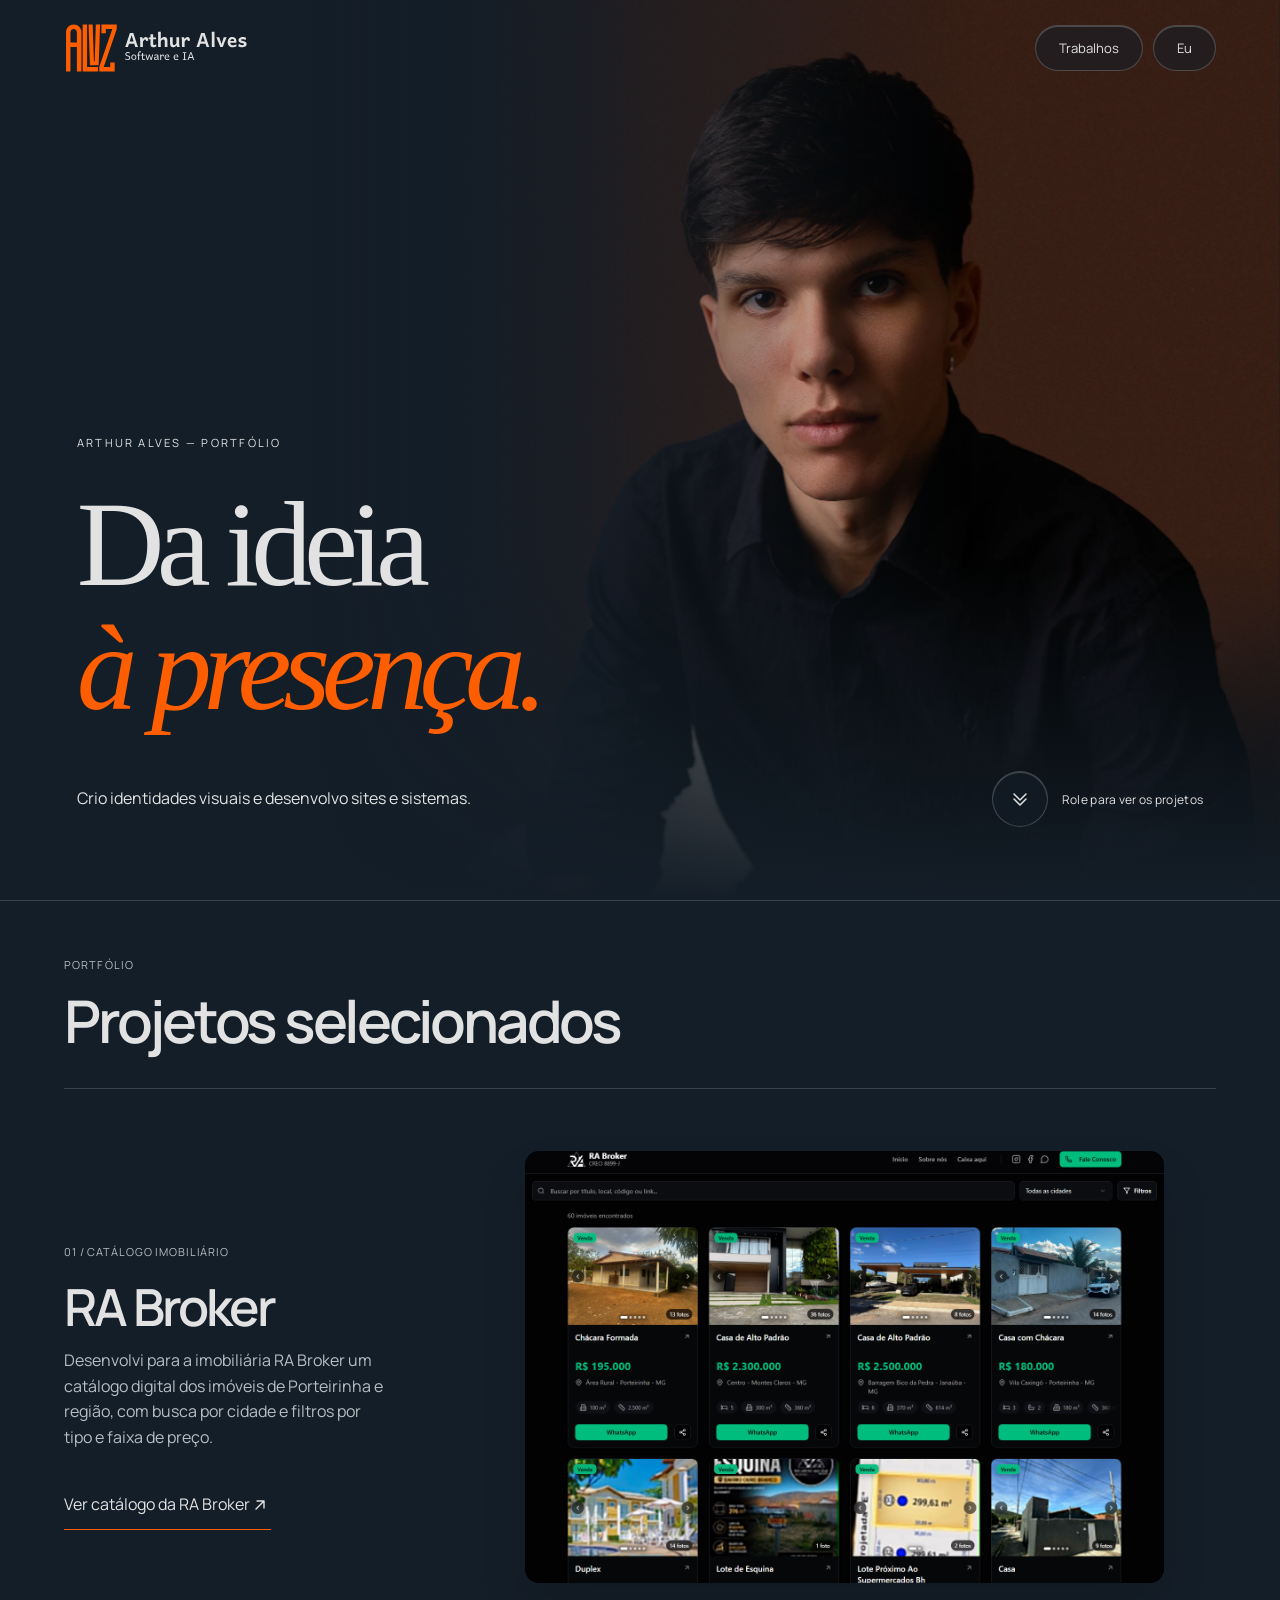
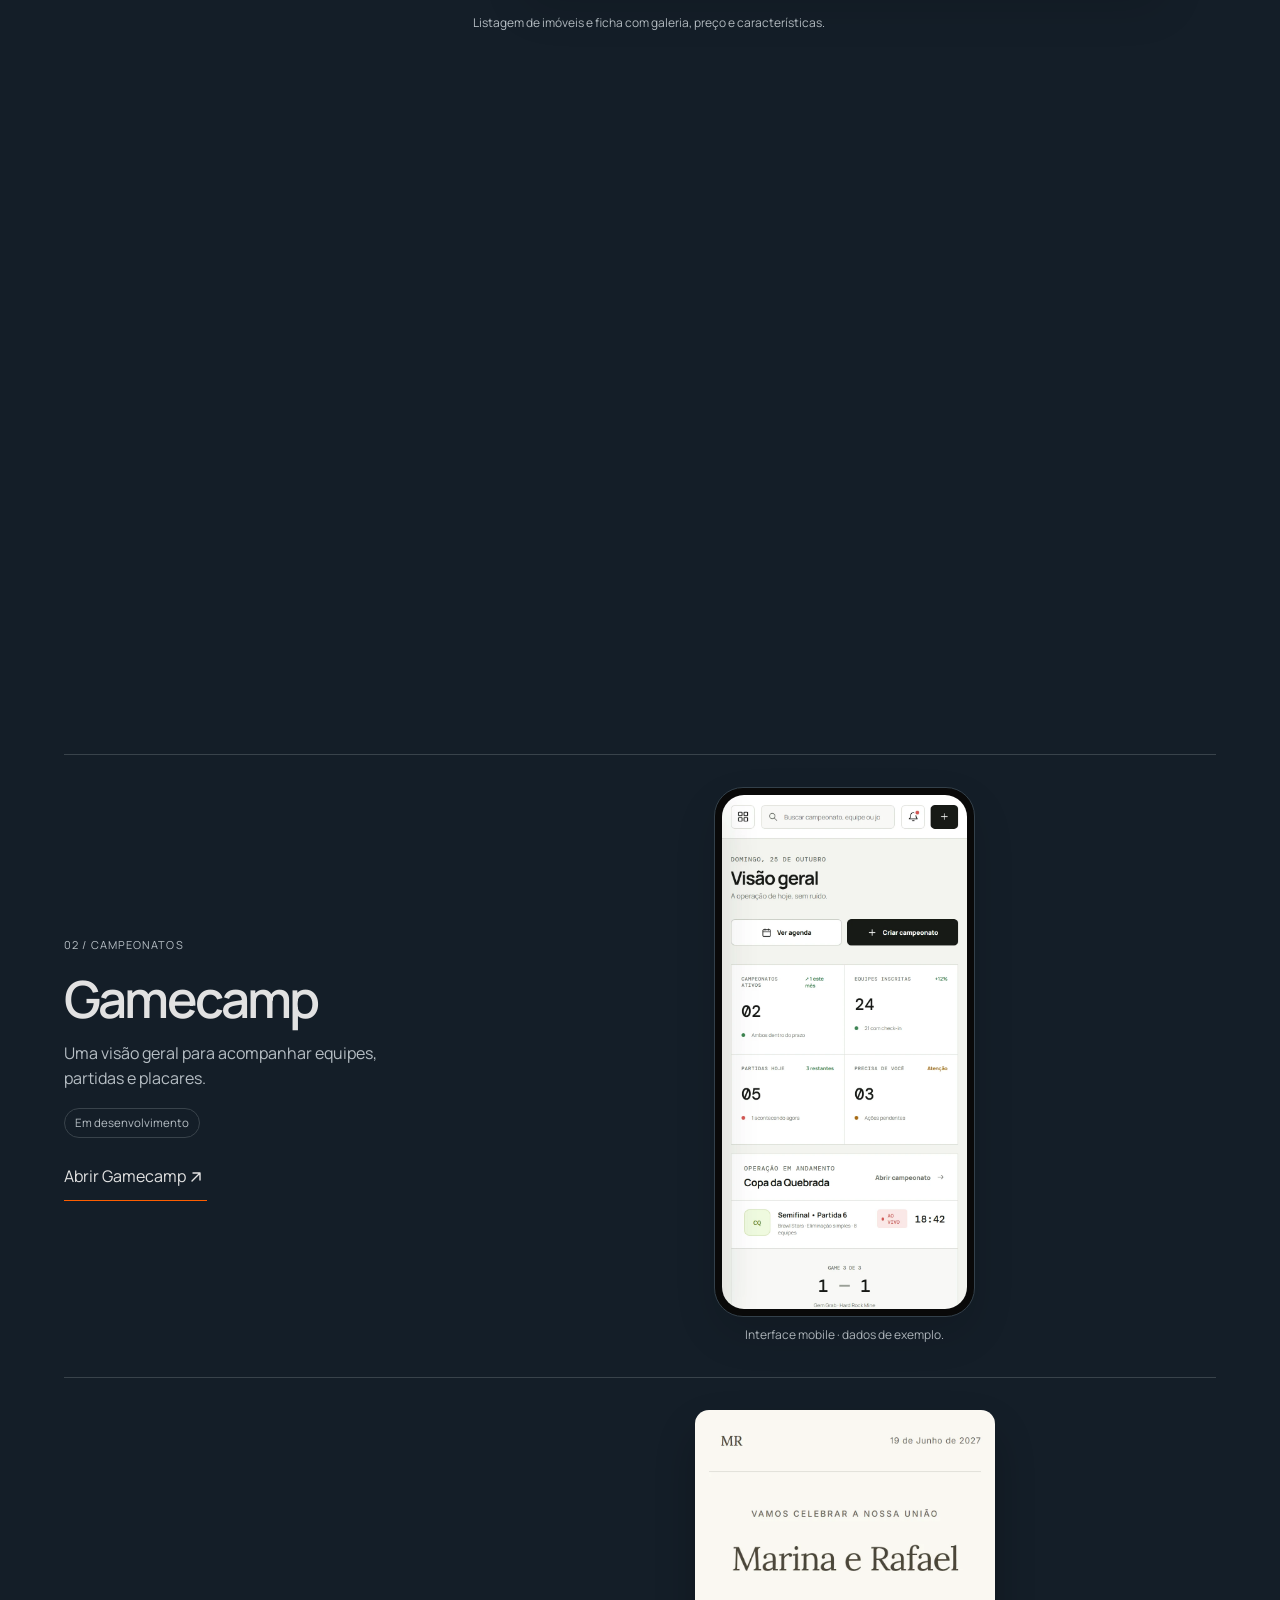
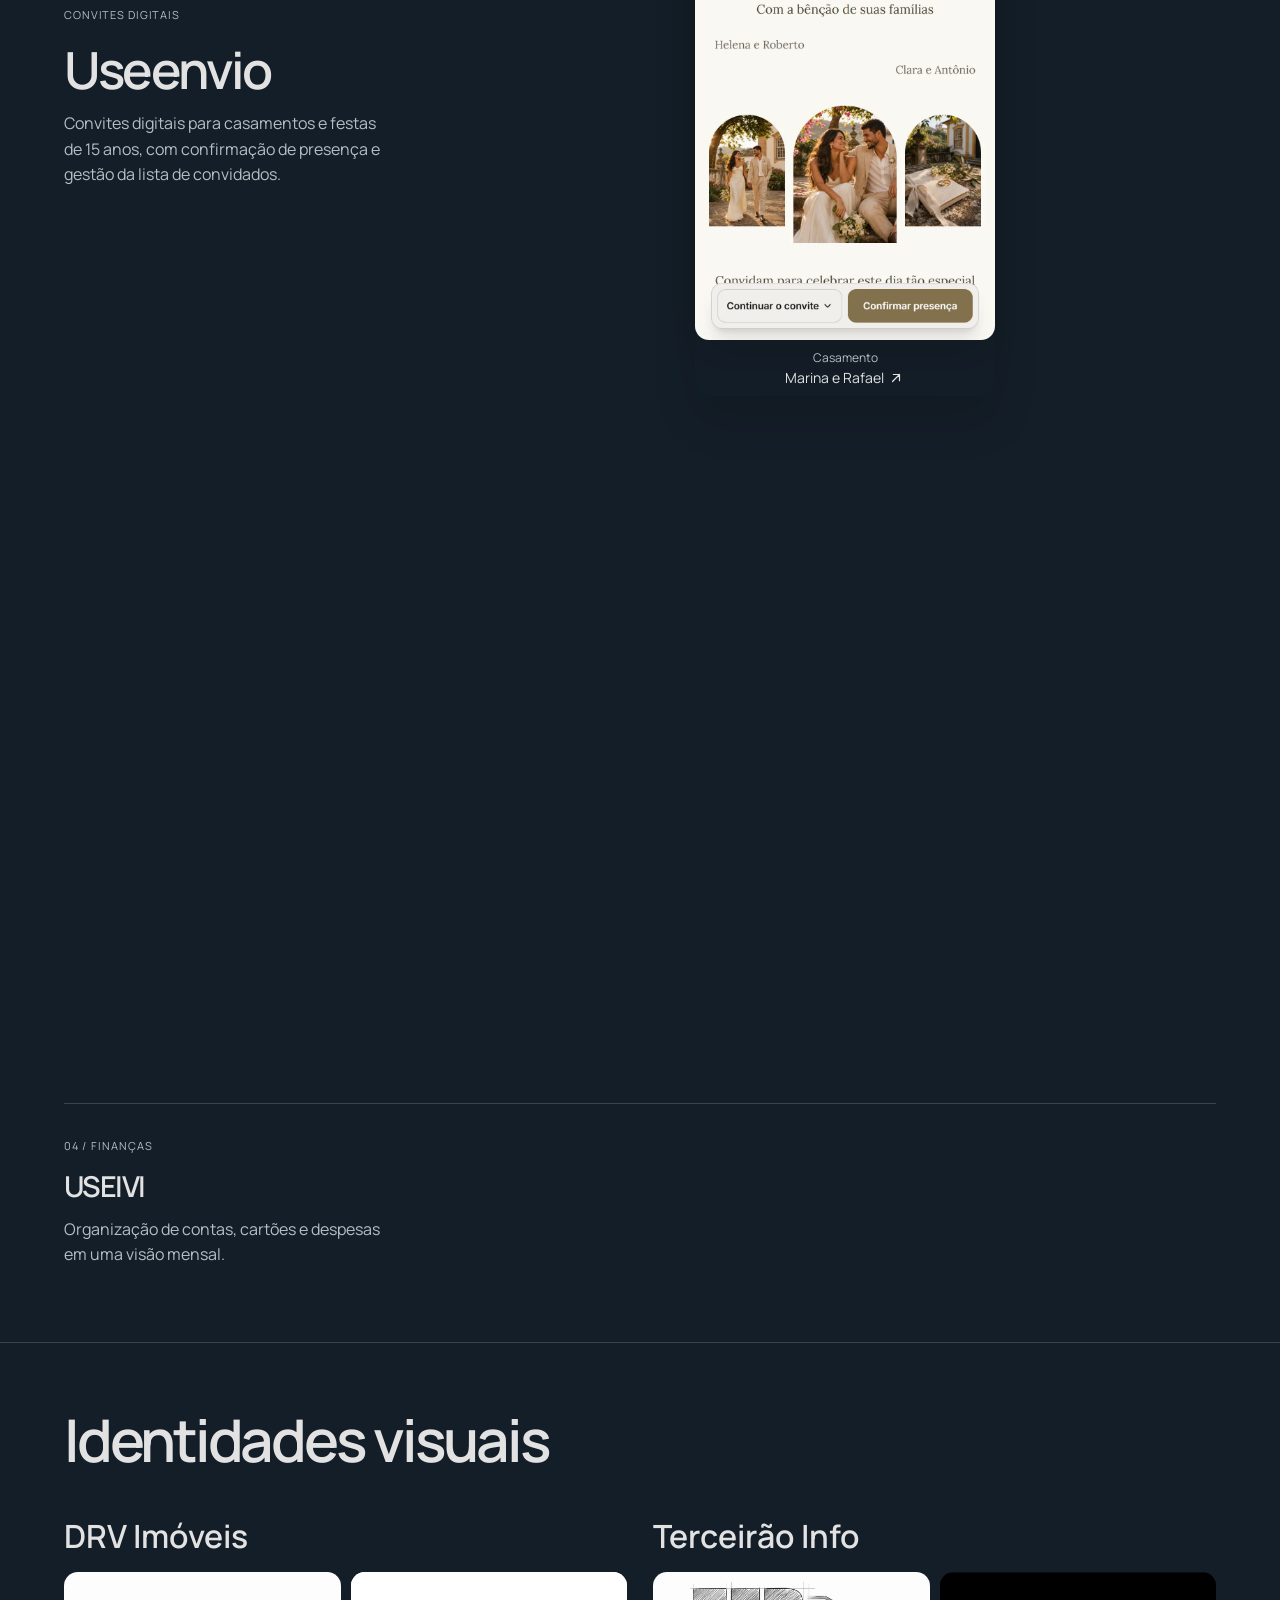
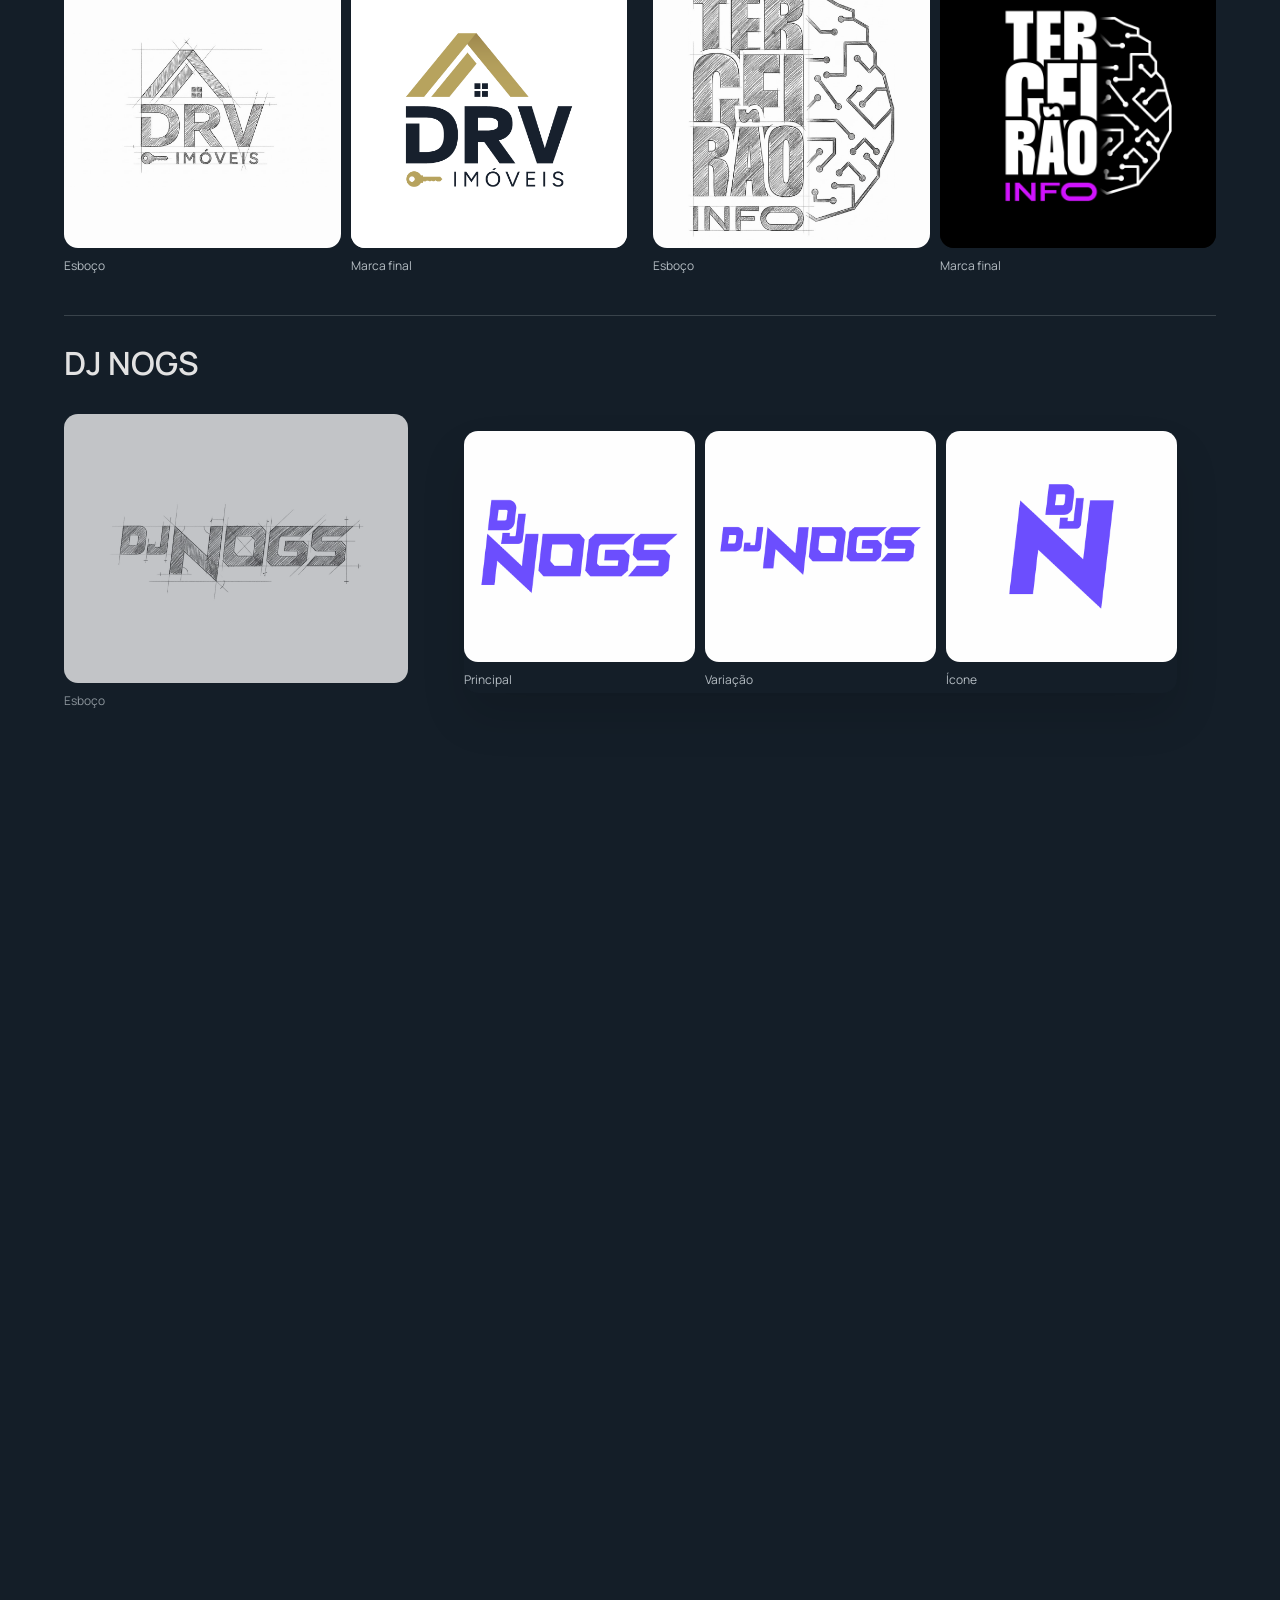
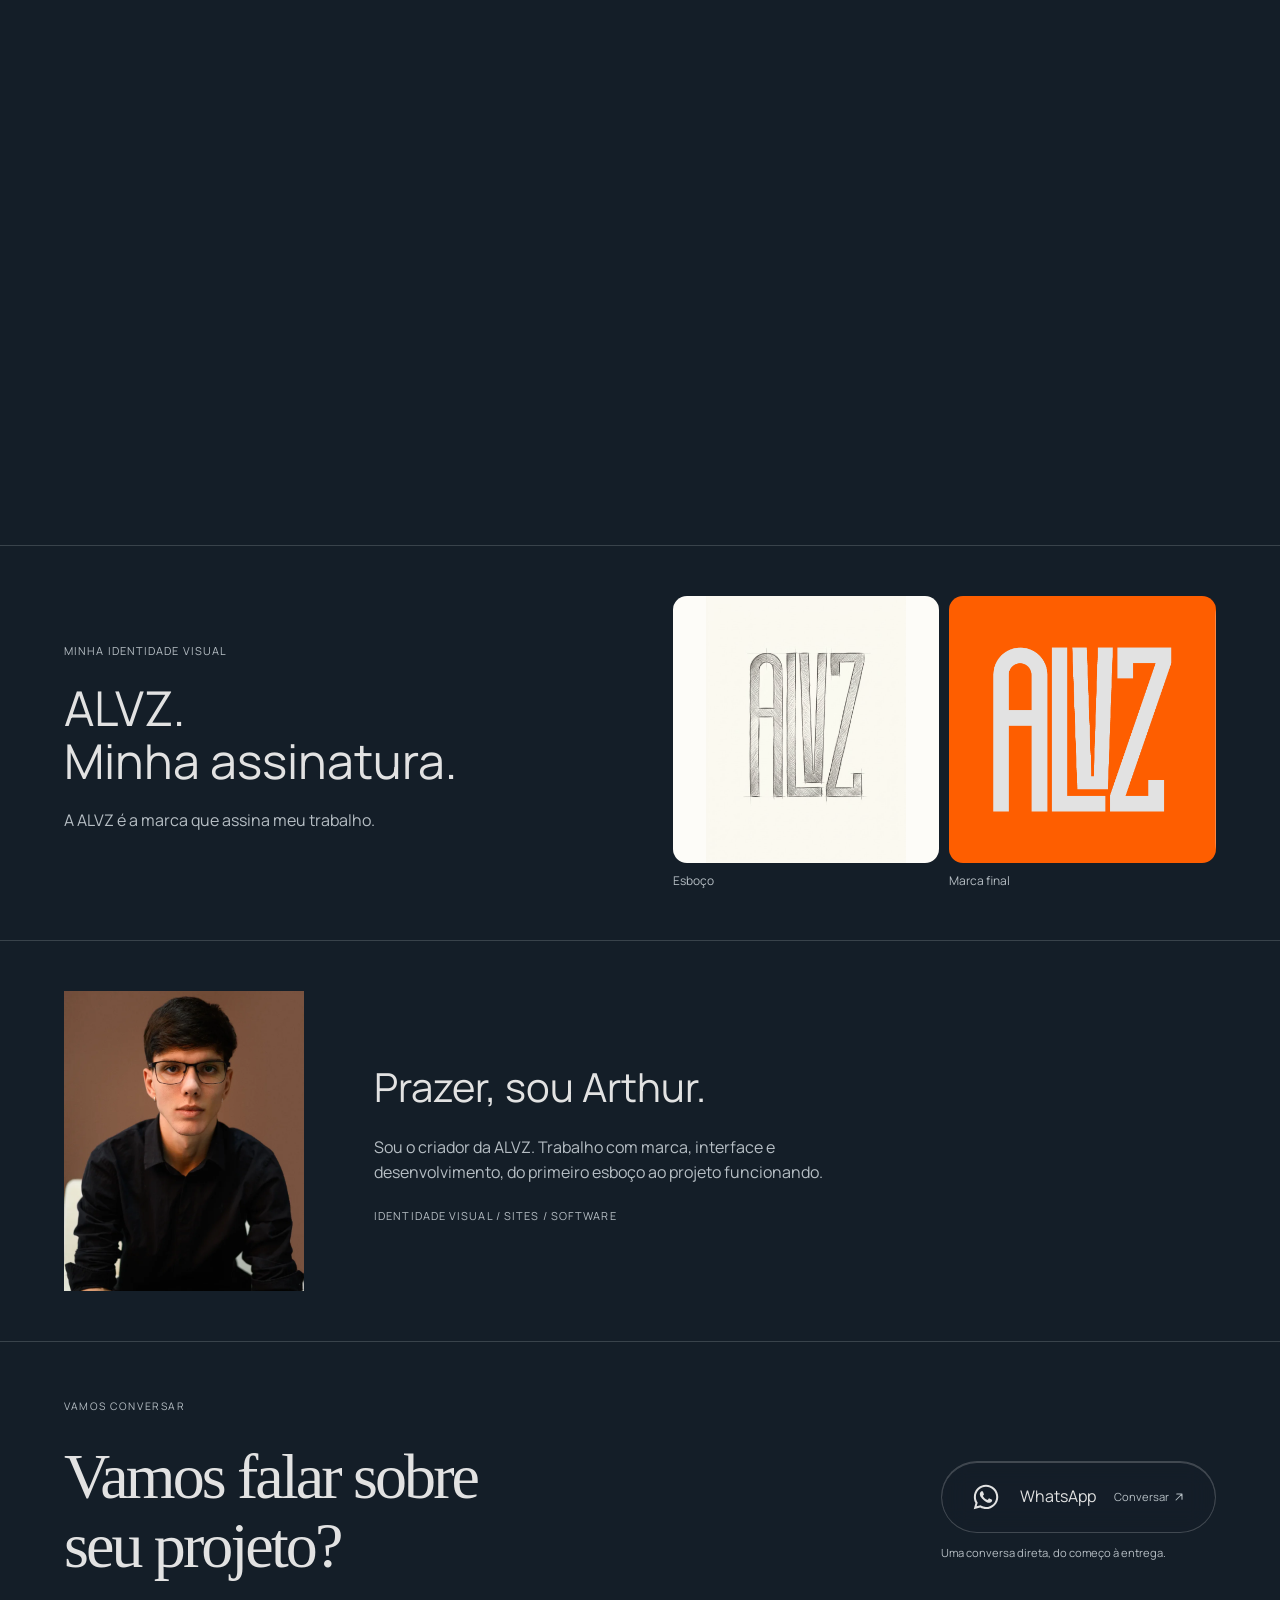
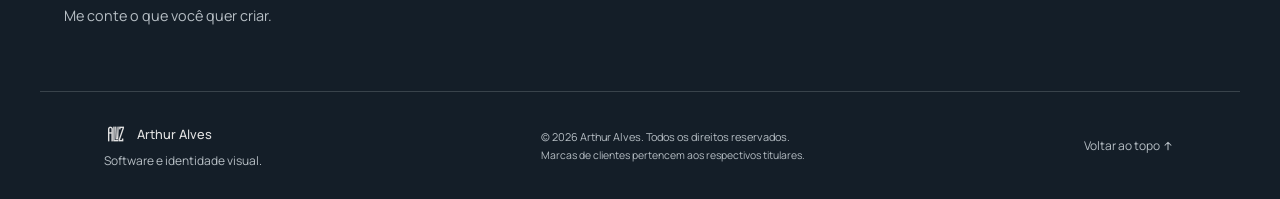
<file: index.html>
<!doctype html>
<html lang="pt-BR"><head><meta charset="utf-8"><meta name="viewport" content="width=device-width,initial-scale=1"><title>Arthur Alves | Sites, Sistemas e Identidade Visual — ALVZ</title><meta name="description" content="Conheça o trabalho de Arthur Alves, criador da ALVZ: identidade visual, desenvolvimento de sites e sistemas."><link rel="stylesheet" href="minimal.css"><link rel="stylesheet" href="portfolio.css"><link rel="stylesheet" href="motion.css"><link rel="stylesheet" href="inline.css"><link rel="stylesheet" href="hero-polish.css?v=scroll-cue"><link rel="stylesheet" href="contact.css?v=arrow"><link rel="stylesheet" href="layout-motion.css"><link rel="icon" type="image/svg+xml" href="assets/alvz-icon.svg?v=white"><link rel="stylesheet" href="project-showcase.css"><link rel="stylesheet" href="brand-display.css?v=invitation-models"><link rel="stylesheet" href="scroll-scenes.css?v=invitation-orbit"></head><body>
<header><a href="#"><img src="assets/alvz-signature.svg" alt="Arthur Alves — Software e IA" width="210" height="62"></a><nav><a href="#projetos">Trabalhos</a><a href="#sobre">Eu</a></nav></header>
<main><section class="motion-hero"><picture><source media="(min-width: 1000px)" srcset="assets/arthur-desktop.webp"><img class="hero-photo" src="assets/arthur.webp" srcset="assets/arthur-600.webp 600w, assets/arthur.webp 1200w" sizes="100vw" alt="Arthur Alves" width="1200" height="1804" fetchpriority="high"></picture><div class="hero-shade"></div><div class="hero-editorial"><p>ARTHUR ALVES — PORTFÓLIO</p><h1>Da ideia<br><em>à presença.</em></h1><div class="hero-bottom"><p>Crio identidades visuais e desenvolvo sites e sistemas.</p><div class="scroll-cue"><span class="scroll-orbit" aria-hidden="true"><svg viewBox="0 0 24 24" fill="none" stroke="currentColor" stroke-width="1.5" stroke-linecap="round" stroke-linejoin="round"><path d="m6 7 6 6 6-6M6 12l6 6 6-6"/></svg></span><span class="scroll-label">Role para ver os projetos</span></div></div></div></section>
<section id="projetos" class="project-showcase" aria-labelledby="projects-title">
  <div class="project-heading"><small>PORTFÓLIO</small><h2 id="projects-title">Projetos selecionados</h2></div>
  <article class="project-feature">
    <div class="feature-copy"><small>01 / CATÁLOGO IMOBILIÁRIO</small><h3>RA Broker</h3><p>Desenvolvi para a imobiliária RA Broker um catálogo digital dos imóveis de Porteirinha e região, com busca por cidade e filtros por tipo e faixa de preço.</p><a class="project-link" href="https://catalogo.rabroker.com.br/">Ver catálogo da RA Broker <svg aria-hidden="true" focusable="false" viewBox="0 0 16 16" fill="none" stroke="currentColor" stroke-width="1.4" stroke-linecap="round" stroke-linejoin="round" width="1em" height="1em" style="vertical-align:-.125em;margin-inline:.15em;flex:none"><use href="assets/arrows.svg#up-right"/></svg></a></div>
    <div class="feature-stage">
      <figure id="broker-preview" class="project-frame"><img src="assets/catalogo-screen.png" alt="Lista de imóveis do catálogo RA Broker" width="1440" height="1000" loading="lazy"><figcaption aria-live="polite">Listagem de imóveis com busca e filtros.</figcaption></figure>
      <div class="project-steps" role="group" aria-label="Etapas do catálogo" hidden>
        <button type="button" data-preview="browse" aria-pressed="true" aria-controls="broker-preview"><span>01</span> Buscar</button>
        <button type="button" data-preview="view" aria-pressed="false" aria-controls="broker-preview"><span>02</span> Ver imóvel</button>
      </div>
    </div>
  </article>
  <article class="project-feature gamecamp-feature">
    <div class="feature-copy"><small>02 / CAMPEONATOS</small><h3>Gamecamp</h3><p>Uma visão geral para acompanhar equipes, partidas e placares.</p><span class="project-status">Em desenvolvimento</span><br><a class="project-link" href="https://gamecamp-lyart.vercel.app/">Abrir Gamecamp <svg aria-hidden="true" focusable="false" viewBox="0 0 16 16" fill="none" stroke="currentColor" stroke-width="1.4" stroke-linecap="round" stroke-linejoin="round" width="1em" height="1em" style="vertical-align:-.125em;margin-inline:.15em;flex:none"><use href="assets/arrows.svg#up-right"/></svg></a></div>
    <figure class="gamecamp-phone"><div class="phone-stage"><div class="phone-shell"><img src="assets/gamecamp-phone.webp" alt="Painel do Gamecamp em celular, com equipes, campeonatos e placar de exemplo" width="780" height="1640" loading="lazy"></div></div><figcaption>Interface mobile · dados de exemplo.</figcaption></figure>
  </article>
  <article class="project-feature invitation-feature" id="useenvio">
    <div class="feature-copy">
      <small>CONVITES DIGITAIS</small>
      <h3>Useenvio</h3>
      <p>Convites digitais para casamentos e festas de 15 anos, com confirmação de presença e gestão da lista de convidados.</p>
    </div>
    <div class="invitation-gallery">
      <a class="invitation-preview" href="https://useenvio.alvz.com.br/c/evt_modelo-marina-e-rafael" target="_blank" rel="noopener">
        <img src="assets/useenvio-convite.webp" alt="" width="860" height="1520" loading="lazy">
        <span class="invitation-kind">Casamento</span>
        <span>Marina e Rafael <svg aria-hidden="true" focusable="false" viewBox="0 0 16 16" fill="none" stroke="currentColor" stroke-width="1.4" stroke-linecap="round" stroke-linejoin="round" width="1em" height="1em" style="vertical-align:-.125em;margin-inline:.15em;flex:none"><use href="assets/arrows.svg#up-right"/></svg></span>
      </a>
      <a class="invitation-preview" href="https://useenvio.alvz.com.br/c/evt_15anoselisa" target="_blank" rel="noopener">
        <img src="assets/useenvio-elisa.webp?v=useenvio" alt="" width="860" height="1520" loading="lazy">
        <span class="invitation-kind">15 anos</span>
        <span>Elisa <svg aria-hidden="true" focusable="false" viewBox="0 0 16 16" fill="none" stroke="currentColor" stroke-width="1.4" stroke-linecap="round" stroke-linejoin="round" width="1em" height="1em" style="vertical-align:-.125em;margin-inline:.15em;flex:none"><use href="assets/arrows.svg#up-right"/></svg></span>
      </a>
    </div>
  </article>
  <div class="project-notes">
    <article><small>04 / FINANÇAS</small><h3>USEIVI</h3><p>Organização de contas, cartões e despesas em uma visão mensal.</p></article>
  </div>
</section>
<section class="identities"><h2>Identidades visuais</h2><div class="identity-collection"><article class="identity-pair brand-inline drv-identity"><h3>DRV Imóveis</h3><div class="identity-plates"><figure><div class="identity-plate plate-sketch"><img src="assets/drv-sketch.png" alt="Esboço da identidade DRV Imóveis" loading="lazy"></div><figcaption>Esboço</figcaption></figure><figure><div class="identity-plate plate-final"><img src="assets/drv.webp" alt="Marca final DRV Imóveis" loading="lazy"></div><figcaption>Marca final</figcaption></figure></div></article><article class="identity-pair brand-inline info-identity"><h3>Terceirão Info</h3><div class="identity-plates"><figure><div class="identity-plate plate-sketch"><img src="assets/terceirao-sketch.png" alt="Esboço da identidade Terceirão Info" loading="lazy"></div><figcaption>Esboço</figcaption></figure><figure><div class="identity-plate plate-final"><img src="assets/terceirao.webp" alt="Marca final Terceirão Info" loading="lazy"></div><figcaption>Marca final</figcaption></figure></div></article><article class="dj-showcase brand-inline">
  <div class="dj-heading"><h3>DJ NOGS</h3><div class="project-steps dj-controls" role="group" aria-label="Famílias de cor DJ NOGS" hidden><button type="button" data-family="purple" aria-pressed="true">Roxo</button><button type="button" data-family="gradient" aria-pressed="false">Degradê</button><button type="button" data-family="white" aria-pressed="false">Branco</button></div></div>
  <div class="dj-layout"><figure class="dj-sketch"><div class="identity-plate plate-sketch"><img src="assets/dj-nogs-sketch.png" alt="Esboço horizontal DJ NOGS" loading="lazy"></div><figcaption>Esboço</figcaption></figure>
  <div id="dj-family" class="dj-family"><div class="dj-variants dj-purple" data-family-panel="purple" aria-label="Família Roxo"><figure><div class="identity-plate"><img src="assets/dj-purple-main.webp" alt="DJ NOGS: principal — roxo" width="720" height="720" loading="lazy"></div><figcaption>Principal</figcaption></figure><figure><div class="identity-plate"><img src="assets/dj-purple-variation.webp" alt="DJ NOGS: variação — roxo" width="720" height="720" loading="lazy"></div><figcaption>Variação</figcaption></figure><figure><div class="identity-plate"><img src="assets/dj-purple-icon.webp" alt="DJ NOGS: ícone — roxo" width="720" height="720" loading="lazy"></div><figcaption>Ícone</figcaption></figure></div><div class="dj-variants dj-gradient" data-family-panel="gradient" aria-label="Família Degradê" hidden><figure><div class="identity-plate"><img src="assets/dj-gradient-main.webp" alt="DJ NOGS: principal — degradê" width="720" height="720" loading="lazy"></div><figcaption>Principal</figcaption></figure><figure><div class="identity-plate"><img src="assets/dj-gradient-variation.webp" alt="DJ NOGS: variação — degradê" width="720" height="720" loading="lazy"></div><figcaption>Variação</figcaption></figure><figure><div class="identity-plate"><img src="assets/dj-gradient-icon.webp" alt="DJ NOGS: ícone — degradê" width="720" height="720" loading="lazy"></div><figcaption>Ícone</figcaption></figure></div><div class="dj-variants dj-white" data-family-panel="white" aria-label="Família Branco" hidden><figure><div class="identity-plate"><img src="assets/dj-white-main.webp" alt="DJ NOGS: principal — branco" width="720" height="720" loading="lazy"></div><figcaption>Principal</figcaption></figure><figure><div class="identity-plate"><img src="assets/dj-white-variation.webp" alt="DJ NOGS: variação — branco" width="720" height="720" loading="lazy"></div><figcaption>Variação</figcaption></figure><figure><div class="identity-plate"><img src="assets/dj-white-icon.webp" alt="DJ NOGS: ícone — branco" width="720" height="720" loading="lazy"></div><figcaption>Ícone</figcaption></figure></div></div></div>
</article></div></section><section class="studio-brand"><div><small>MINHA IDENTIDADE VISUAL</small><h2>ALVZ.<br>Minha assinatura.</h2><p>A ALVZ é a marca que assina meu trabalho.</p></div><div class="brand-mark"><article class="identity-pair brand-inline alvz-identity"><h3>ALVZ</h3><div class="identity-plates"><figure><div class="identity-plate plate-sketch"><img src="assets/alvz-sketch.png" alt="Esboço da identidade ALVZ" loading="lazy"></div><figcaption>Esboço</figcaption></figure><figure><div class="identity-plate plate-final"><img src="assets/brand.png" alt="Marca final ALVZ" loading="lazy"></div><figcaption>Marca final</figcaption></figure></div></article></div></section><section id="sobre" class="about"><img src="assets/arthur-about.webp" alt="Arthur Alves, de óculos" width="720" height="1082" loading="lazy"><div><h2>Prazer, sou Arthur.</h2><p>Sou o criador da ALVZ. Trabalho com marca, interface e desenvolvimento, do primeiro esboço ao projeto funcionando.</p><small>IDENTIDADE VISUAL / SITES / SOFTWARE</small></div></section><section id="contato" class="contact-section" aria-labelledby="contact-title"><div><small>VAMOS CONVERSAR</small><h2 id="contact-title">Vamos falar sobre<br>seu projeto?</h2><p>Me conte o que você quer criar.</p></div><div class="contact-action"><a class="whatsapp-link" href="https://wa.me/5538988421263" aria-describedby="contact-status"><svg aria-hidden="true" focusable="false" fill="currentColor" viewBox="0 0 448 512"><!--! Font Awesome Free 6.7.2 by @fontawesome - https://fontawesome.com License - https://fontawesome.com/license/free (Icons: CC BY 4.0, Fonts: SIL OFL 1.1, Code: MIT License) Copyright 2024 Fonticons, Inc. --><path d="M380.9 97.1C339 55.1 283.2 32 223.9 32c-122.4 0-222 99.6-222 222 0 39.1 10.2 77.3 29.6 111L0 480l117.7-30.9c32.4 17.7 68.9 27 106.1 27h.1c122.3 0 224.1-99.6 224.1-222 0-59.3-25.2-115-67.1-157zm-157 341.6c-33.2 0-65.7-8.9-94-25.7l-6.7-4-69.8 18.3L72 359.2l-4.4-7c-18.5-29.4-28.2-63.3-28.2-98.2 0-101.7 82.8-184.5 184.6-184.5 49.3 0 95.6 19.2 130.4 54.1 34.8 34.9 56.2 81.2 56.1 130.5 0 101.8-84.9 184.6-186.6 184.6zm101.2-138.2c-5.5-2.8-32.8-16.2-37.9-18-5.1-1.9-8.8-2.8-12.5 2.8-3.7 5.6-14.3 18-17.6 21.8-3.2 3.7-6.5 4.2-12 1.4-32.6-16.3-54-29.1-75.5-66-5.7-9.8 5.7-9.1 16.3-30.3 1.8-3.7.9-6.9-.5-9.7-1.4-2.8-12.5-30.1-17.1-41.2-4.5-10.8-9.1-9.3-12.5-9.5-3.2-.2-6.9-.2-10.6-.2-3.7 0-9.7 1.4-14.8 6.9-5.1 5.6-19.4 19-19.4 46.3 0 27.3 19.9 53.7 22.6 57.4 2.8 3.7 39.1 59.7 94.8 83.8 35.2 15.2 49 16.5 66.6 13.9 10.7-1.6 32.8-13.4 37.4-26.4 4.6-13 4.6-24.1 3.2-26.4-1.3-2.5-5-3.9-10.5-6.6z"/></svg><span>WhatsApp <small>Conversar <svg aria-hidden="true" focusable="false" viewBox="0 0 16 16" fill="none" stroke="currentColor" stroke-width="1.4" stroke-linecap="round" stroke-linejoin="round" width="12" height="12"><use href="assets/arrows.svg#up-right"/></svg></small></span></a><p id="contact-status">Uma conversa direta, do começo à entrega.</p></div></section></main><footer class="site-footer"><div><strong class="footer-signature"><img src="assets/alvz-footer.webp" alt="ALVZ" width="24" height="24">Arthur Alves</strong><span>Software e identidade visual.</span></div><p>© 2026 Arthur Alves. Todos os direitos reservados.<br><small>Marcas de clientes pertencem aos respectivos titulares.</small></p><a href="#">Voltar ao topo <svg aria-hidden="true" focusable="false" viewBox="0 0 16 16" fill="none" stroke="currentColor" stroke-width="1.4" stroke-linecap="round" stroke-linejoin="round" width="1em" height="1em" style="vertical-align:-.125em;margin-inline:.15em;flex:none"><use href="assets/arrows.svg#up"/></svg></a></footer><script src="motion.js"></script><script src="inline.js?v=ra-broker"></script><script src="contact-config.js"></script><script src="contact.js?v=arrow"></script><script src="layout-motion.js"></script><script src="scroll-scenes.js?v=invitation-orbit"></script></body></html>
</file>
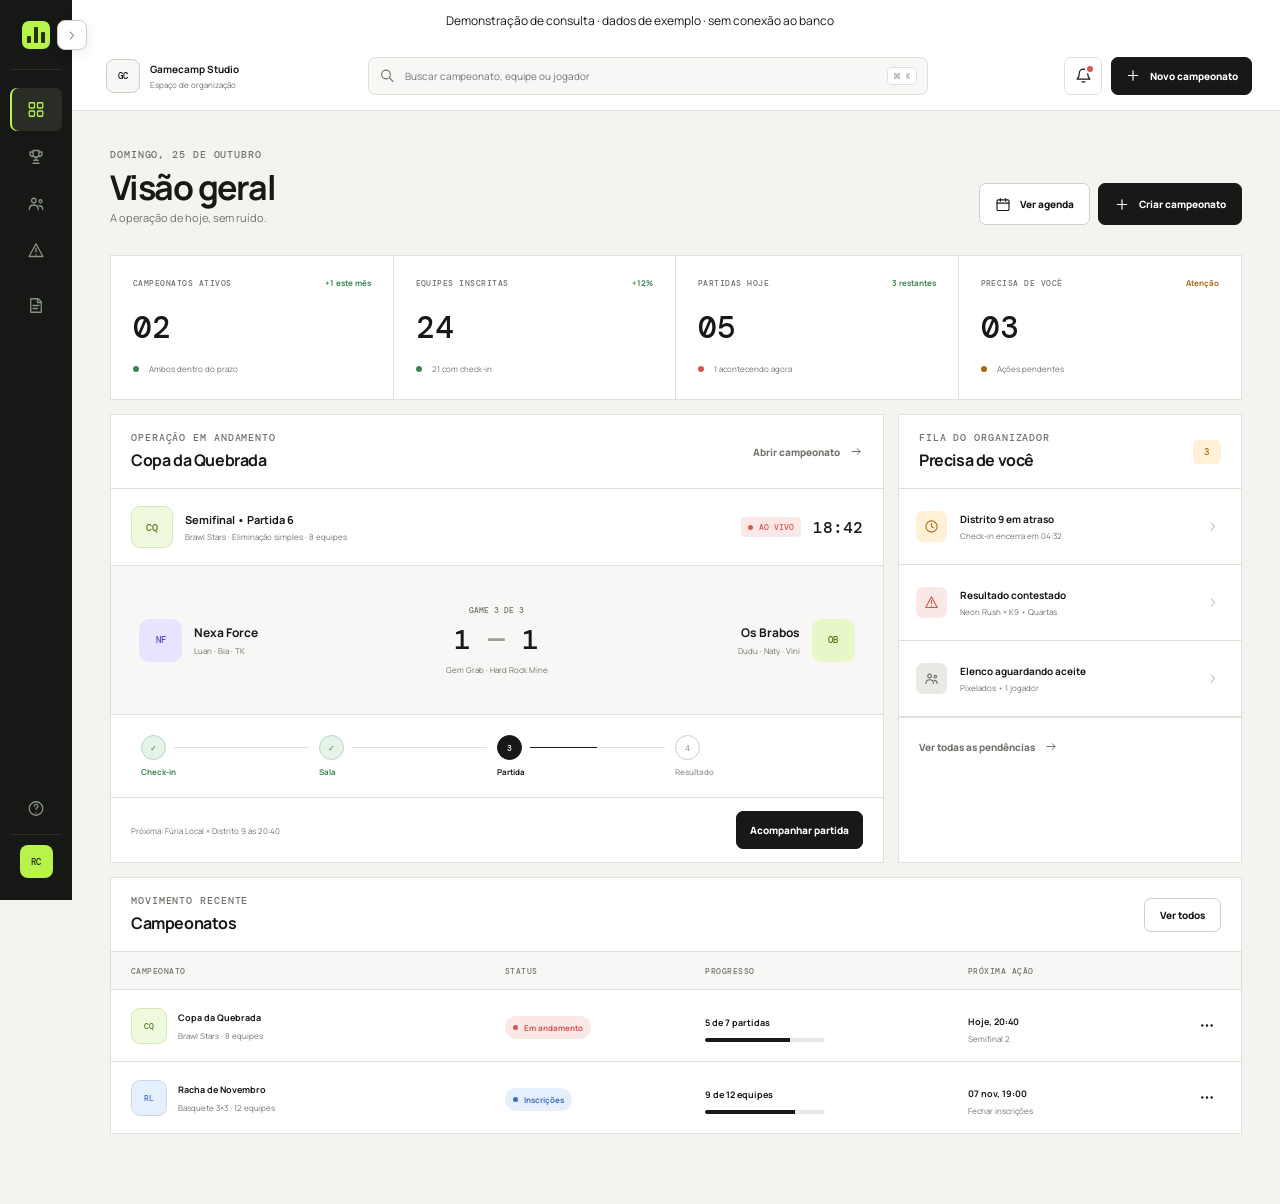
<file: demos/gamecamp/index.html>
<!doctype html>
<html lang="pt-BR">
  <head>
    <meta charset="UTF-8" />
    <meta name="viewport" content="width=device-width, initial-scale=1.0" />
    <meta name="description" content="Gamecamp — central de campeonatos comunitários." />
    <title>Gamecamp — Central de campeonatos</title>
    <link rel="preconnect" href="https://fonts.googleapis.com" />
    <link rel="preconnect" href="https://fonts.gstatic.com" crossorigin />
    <link href="https://fonts.googleapis.com/css2?family=DM+Mono:wght@400;500&family=Manrope:wght@400;500;600;700;800&display=swap" rel="stylesheet" />
    <link rel="stylesheet" href="./styles.css" />
  </head>
  <body>
    <svg class="icon-defs" aria-hidden="true">
      <symbol id="i-grid" viewBox="0 0 24 24"><rect x="3" y="3" width="7" height="7" rx="1"/><rect x="14" y="3" width="7" height="7" rx="1"/><rect x="3" y="14" width="7" height="7" rx="1"/><rect x="14" y="14" width="7" height="7" rx="1"/></symbol>
      <symbol id="i-trophy" viewBox="0 0 24 24"><path d="M8 4h8v5a4 4 0 0 1-8 0V4Z"/><path d="M8 6H4v2a4 4 0 0 0 4 4M16 6h4v2a4 4 0 0 1-4 4M12 13v4M8 21h8M9 17h6"/></symbol>
      <symbol id="i-users" viewBox="0 0 24 24"><circle cx="9" cy="8" r="3"/><path d="M3 20c0-4 2-6 6-6s6 2 6 6"/><circle cx="18" cy="9" r="2"/><path d="M16 15c3 0 5 2 5 5"/></symbol>
      <symbol id="i-alert" viewBox="0 0 24 24"><path d="M12 3 2.8 20h18.4L12 3Z"/><path d="M12 9v5M12 17.5v.5"/></symbol>
      <symbol id="i-page" viewBox="0 0 24 24"><path d="M5 3h10l4 4v14H5V3Z"/><path d="M14 3v5h5M8 12h8M8 16h6"/></symbol>
      <symbol id="i-help" viewBox="0 0 24 24"><circle cx="12" cy="12" r="9"/><path d="M9.8 9a2.4 2.4 0 1 1 3.5 2.1c-.8.5-1.3 1-1.3 2.1M12 17.5v.2"/></symbol>
      <symbol id="i-settings" viewBox="0 0 24 24"><circle cx="12" cy="12" r="3"/><path d="m19.4 15 .1.1-1.8 3.1-.2-.1-2.1-.8a7 7 0 0 1-1.4.8l-.3 2.2H10l-.3-2.2a7 7 0 0 1-1.4-.8l-2.1.8-.2.1-1.8-3.1.1-.1 1.8-1.4a7 7 0 0 1 0-1.6L4.3 10.6l-.1-.1L6 7.4l.2.1 2.1.8a7 7 0 0 1 1.4-.8l.3-2.2h3.6l.3 2.2a7 7 0 0 1 1.4.8l2.1-.8.2-.1 1.8 3.1-.1.1-1.8 1.4a7 7 0 0 1 0 1.6l1.9 1.4Z"/></symbol>
      <symbol id="i-search" viewBox="0 0 24 24"><circle cx="10.5" cy="10.5" r="6.5"/><path d="m16 16 5 5"/></symbol>
      <symbol id="i-bell" viewBox="0 0 24 24"><path d="M18 9a6 6 0 0 0-12 0c0 7-3 7-3 8h18c0-1-3-1-3-8ZM10 21h4"/></symbol>
      <symbol id="i-plus" viewBox="0 0 24 24"><path d="M12 5v14M5 12h14"/></symbol>
      <symbol id="i-chevron" viewBox="0 0 24 24"><path d="m9 18 6-6-6-6"/></symbol>
      <symbol id="i-arrow" viewBox="0 0 24 24"><path d="M5 12h14M14 7l5 5-5 5"/></symbol>
      <symbol id="i-calendar" viewBox="0 0 24 24"><rect x="3" y="5" width="18" height="16" rx="2"/><path d="M8 3v4M16 3v4M3 10h18"/></symbol>
      <symbol id="i-clock" viewBox="0 0 24 24"><circle cx="12" cy="12" r="9"/><path d="M12 7v5l3 2"/></symbol>
      <symbol id="i-dots" viewBox="0 0 24 24"><circle cx="5" cy="12" r="1"/><circle cx="12" cy="12" r="1"/><circle cx="19" cy="12" r="1"/></symbol>
      <symbol id="i-external" viewBox="0 0 24 24"><path d="M14 4h6v6M20 4l-9 9"/><path d="M18 13v7H4V6h7"/></symbol>
      <symbol id="i-user" viewBox="0 0 24 24"><circle cx="12" cy="8" r="4"/><path d="M4 21c0-5 2.7-8 8-8s8 3 8 8"/></symbol>
      <symbol id="i-log-out" viewBox="0 0 24 24"><path d="M10 4H4v16h6M14 8l4 4-4 4M18 12H9"/></symbol>
      <symbol id="i-mail" viewBox="0 0 24 24"><rect x="3" y="5" width="18" height="14" rx="2"/><path d="m4 7 8 6 8-6"/></symbol>
      <symbol id="i-lock" viewBox="0 0 24 24"><rect x="4" y="10" width="16" height="11" rx="2"/><path d="M8 10V7a4 4 0 0 1 8 0v3"/></symbol>
    </svg>

    <main class="login-screen" data-login-screen>
      <section class="login-brand-panel">
        <a class="brand-lockup" href="#" aria-label="Gamecamp">
          <span class="brand-symbol"><i></i><i></i><i></i></span>
          <strong>GAMECAMP</strong>
        </a>
        <div class="login-message">
          <p class="overline">CENTRAL DE COMPETIÇÃO</p>
          <h1>Organizar é parte<br />do jogo.</h1>
          <p>Da primeira inscrição ao resultado final, tudo que o organizador precisa para conduzir um campeonato da comunidade.</p>
        </div>
        <div class="match-signal" aria-label="Partida ao vivo">
          <header><span><i></i> PARTIDA AO VIVO</span><time>18:42</time></header>
          <div class="match-signal-score"><span><b>NF</b>Nexa Force</span><strong>1 — 1</strong><span>Os Brabos<b>OB</b></span></div>
          <footer>SEMIFINAL <i></i> GEM GRAB <i></i> GAME 3</footer>
        </div>
      </section>

      <section class="login-form-panel">
        <form class="login-form" data-login-form>
          <div class="login-mobile-brand"><span class="brand-symbol"><i></i><i></i><i></i></span><strong>GAMECAMP</strong></div>
          <p class="overline">GAMECAMP</p>
          <h2 data-auth-title>Login</h2>
          <p class="form-intro" data-auth-intro>Entre na sua conta.</p>

          <label class="input-field signup-only is-hidden">
            <span>Nome</span>
            <span class="input-control plain"><input name="displayName" type="text" placeholder="Como você quer ser chamado" autocomplete="name" minlength="2" maxlength="80" /></span>
          </label>

          <label class="input-field">
            <span>E-mail</span>
            <span class="input-control"><svg><use href="#i-mail"/></svg><input name="email" type="email" placeholder="voce@exemplo.com" autocomplete="email" required /></span>
          </label>
          <label class="input-field">
            <span>Senha</span>
            <span class="input-control"><svg><use href="#i-lock"/></svg><input name="password" type="password" placeholder="Sua senha" autocomplete="current-password" minlength="8" required /></span>
          </label>
          <label class="input-field signup-only is-hidden">
            <span>Confirmar senha</span>
            <span class="input-control"><svg><use href="#i-lock"/></svg><input name="passwordConfirmation" type="password" placeholder="Digite a senha novamente" autocomplete="new-password" minlength="8" /></span>
          </label>
          <div class="login-options" data-login-options><label><input type="checkbox" checked /> Manter conectado</label><button type="button" data-password-reset>Esqueci minha senha</button></div>
          <p class="login-error is-hidden" data-login-error role="alert"></p>
          <button class="primary-action login-submit" type="submit" data-login-submit><span>Entrar</span><svg><use href="#i-arrow"/></svg></button>
          <p class="auth-switch"><span data-auth-switch-copy>Ainda não tem conta?</span> <button type="button" data-auth-mode="signup">Criar conta</button></p>
        </form>
      </section>
    </main>

    <div class="app-shell is-hidden" data-app-shell>
      <aside class="sidebar is-collapsed" data-sidebar>
        <header class="sidebar-header">
          <a class="brand-lockup sidebar-brand" href="#" aria-label="Gamecamp">
            <span class="brand-symbol"><i></i><i></i><i></i></span>
            <strong class="sidebar-label">GAMECAMP</strong>
          </a>
          <button class="sidebar-toggle" data-sidebar-toggle aria-label="Expandir menu" title="Expandir menu">
            <svg><use href="#i-chevron"/></svg>
          </button>
        </header>

        <nav class="sidebar-nav" aria-label="Navegação do dashboard">
          <p class="sidebar-section-label sidebar-label">ORGANIZAÇÃO</p>
          <button class="nav-item is-active" data-view="overview" title="Visão geral"><svg><use href="#i-grid"/></svg><span class="sidebar-label">Visão geral</span></button>
          <button class="nav-item" data-view="tournaments" data-organizer-only title="Campeonatos"><svg><use href="#i-trophy"/></svg><span class="sidebar-label">Campeonatos</span><b class="sidebar-label">2</b></button>
          <button class="nav-item" data-view="teams" data-organizer-only title="Equipes"><svg><use href="#i-users"/></svg><span class="sidebar-label">Equipes</span></button>
          <button class="nav-item" data-view="disputes" data-organizer-only title="Disputas"><svg><use href="#i-alert"/></svg><span class="sidebar-label">Disputas</span><b class="sidebar-label alert-count">1</b></button>

          <p class="sidebar-section-label sidebar-label secondary-label">PRODUTO</p>
          <button class="nav-item" data-view="presentation" title="Apresentação"><svg><use href="#i-page"/></svg><span class="sidebar-label">Apresentação</span></button>
        </nav>

        <div class="sidebar-footer">
          <button class="nav-item" data-demo-toast="Central de ajuda em breve" title="Ajuda"><svg><use href="#i-help"/></svg><span class="sidebar-label">Ajuda</span></button>
          <button class="profile-trigger" data-profile-trigger aria-expanded="false" title="Abrir perfil">
            <span class="avatar">RC</span>
            <span class="profile-copy sidebar-label"><strong data-profile-name>Conta Gamecamp</strong><small data-role-label>Participante</small></span>
            <svg class="profile-dots sidebar-label"><use href="#i-dots"/></svg>
          </button>

          <div class="profile-popover" data-profile-popover aria-hidden="true">
            <header><span class="avatar">RC</span><div><strong data-profile-name>Rafa Costa</strong><small data-profile-email>rafa@gamecamp.local</small></div></header>
            <button data-demo-toast="Página de conta em breve"><svg><use href="#i-user"/></svg> Minha conta</button>
            <button data-demo-toast="Preferências em breve"><svg><use href="#i-settings"/></svg> Preferências</button>
            <hr />
            <button class="danger-action" data-log-out><svg><use href="#i-log-out"/></svg> Sair</button>
          </div>
        </div>
      </aside>

      <section class="workspace">
        <header class="topbar">
          <button class="mobile-sidebar-toggle" data-sidebar-toggle aria-label="Abrir menu"><svg><use href="#i-grid"/></svg></button>
          <div class="workspace-context">
            <span class="context-mark">GC</span>
            <div><strong>Gamecamp Studio</strong><small>Espaço de organização</small></div>
          </div>
          <label class="global-search"><svg><use href="#i-search"/></svg><input type="search" placeholder="Buscar campeonato, equipe ou jogador" /><kbd>⌘ K</kbd></label>
          <div class="topbar-actions">
            <button class="icon-action notification-action" aria-label="Notificações" data-demo-toast="Você tem 3 notificações"><svg><use href="#i-bell"/></svg><i></i></button>
            <button class="primary-action compact-action" data-open-create data-organizer-only><svg><use href="#i-plus"/></svg><span>Novo campeonato</span></button>
          </div>
        </header>

        <div class="workspace-body">
          <section class="workspace-view is-active" data-view-panel="overview">
            <div class="participant-dashboard is-hidden" data-participant-dashboard>
              <div class="page-heading">
                <div><p class="overline">SUA CONTA</p><h1>Bem-vindo à Gamecamp</h1><p>Acompanhe seus campeonatos e equipes em um só lugar.</p></div>
                <button class="primary-action" data-request-organizer>Quero organizar campeonatos</button>
              </div>
              <section class="dashboard-panel participant-welcome">
                <div><p class="overline">PARTICIPAÇÃO</p><h2>Você ainda não está em uma equipe</h2><p>Quando um organizador adicionar ou convidar você, o campeonato aparecerá aqui.</p></div>
                <div class="participant-steps">
                  <span><b>01</b><strong>Receba um convite</strong><small>Do organizador ou capitão da equipe</small></span>
                  <span><b>02</b><strong>Confirme sua equipe</strong><small>Confira elenco, modalidade e horário</small></span>
                  <span><b>03</b><strong>Acompanhe as partidas</strong><small>Check-in, sala, placar e resultados</small></span>
                </div>
              </section>
            </div>
            <div data-organizer-dashboard>
            <div class="page-heading">
              <div><p class="overline">DOMINGO, 25 DE OUTUBRO</p><h1>Visão geral</h1><p>A operação de hoje, sem ruído.</p></div>
              <div class="heading-actions"><button class="secondary-action"><svg><use href="#i-calendar"/></svg> Ver agenda</button><button class="primary-action" data-open-create data-organizer-only><svg><use href="#i-plus"/></svg> Criar campeonato</button></div>
            </div>

            <div class="metric-strip">
              <article><header><span>CAMPEONATOS ATIVOS</span><b>+1 este mês</b></header><strong>02</strong><footer><i class="signal positive"></i> Ambos dentro do prazo</footer></article>
              <article><header><span>EQUIPES INSCRITAS</span><b>+12%</b></header><strong>24</strong><footer><i class="signal positive"></i> 21 com check-in</footer></article>
              <article><header><span>PARTIDAS HOJE</span><b>3 restantes</b></header><strong>05</strong><footer><i class="signal live"></i> 1 acontecendo agora</footer></article>
              <article><header><span>PRECISA DE VOCÊ</span><b class="warning-text">Atenção</b></header><strong>03</strong><footer><i class="signal warning"></i> Ações pendentes</footer></article>
            </div>

            <div class="dashboard-grid">
              <section class="dashboard-panel operations-panel">
                <header class="panel-header"><div><p class="overline">OPERAÇÃO EM ANDAMENTO</p><h2>Copa da Quebrada</h2></div><button class="quiet-action" data-view="tournaments">Abrir campeonato <svg><use href="#i-arrow"/></svg></button></header>
                <div class="operation-summary">
                  <div class="event-identity"><span class="event-monogram">CQ</span><div><strong>Semifinal • Partida 6</strong><small>Brawl Stars · Eliminação simples · 8 equipes</small></div></div>
                  <div class="live-clock"><span><i></i> AO VIVO</span><strong>18:42</strong></div>
                </div>
                <div class="live-match">
                  <div class="team-side"><span class="team-shield violet">NF</span><div><strong>Nexa Force</strong><small>Luan · Bia · TK</small></div></div>
                  <div class="central-score"><small>GAME 3 DE 3</small><strong>1 <i>—</i> 1</strong><span>Gem Grab · Hard Rock Mine</span></div>
                  <div class="team-side right"><div><strong>Os Brabos</strong><small>Dudu · Naty · Vini</small></div><span class="team-shield lime">OB</span></div>
                </div>
                <div class="stage-track"><span class="complete"><i>✓</i><b>Check-in</b></span><span class="complete"><i>✓</i><b>Sala</b></span><span class="current"><i>3</i><b>Partida</b></span><span><i>4</i><b>Resultado</b></span></div>
                <footer class="panel-footer"><span>Próxima: Fúria Local × Distrito 9 às 20:40</span><button class="primary-action compact-action" data-demo-toast="Central da partida aberta">Acompanhar partida</button></footer>
              </section>

              <aside class="dashboard-panel action-panel">
                <header class="panel-header"><div><p class="overline">FILA DO ORGANIZADOR</p><h2>Precisa de você</h2></div><span class="count-badge">3</span></header>
                <div class="action-list">
                  <button><span class="action-icon warning"><svg><use href="#i-clock"/></svg></span><span><strong>Distrito 9 em atraso</strong><small>Check-in encerra em 04:32</small></span><svg><use href="#i-chevron"/></svg></button>
                  <button><span class="action-icon danger"><svg><use href="#i-alert"/></svg></span><span><strong>Resultado contestado</strong><small>Neon Rush × K9 • Quartas</small></span><svg><use href="#i-chevron"/></svg></button>
                  <button><span class="action-icon neutral"><svg><use href="#i-users"/></svg></span><span><strong>Elenco aguardando aceite</strong><small>Pixelados • 1 jogador</small></span><svg><use href="#i-chevron"/></svg></button>
                </div>
                <footer class="panel-footer"><button class="quiet-action" data-view="disputes">Ver todas as pendências <svg><use href="#i-arrow"/></svg></button></footer>
              </aside>
            </div>

            <section class="dashboard-panel recent-panel">
              <header class="panel-header"><div><p class="overline">MOVIMENTO RECENTE</p><h2>Campeonatos</h2></div><button class="secondary-action small-action" data-view="tournaments">Ver todos</button></header>
              <div class="tournament-table" role="table" aria-label="Campeonatos recentes">
                <div class="table-row table-head" role="row"><span>CAMPEONATO</span><span>STATUS</span><span>PROGRESSO</span><span>PRÓXIMA AÇÃO</span><span></span></div>
                <div class="table-row" role="row"><span class="tournament-name"><b class="event-monogram small">CQ</b><span><strong>Copa da Quebrada</strong><small>Brawl Stars · 8 equipes</small></span></span><span><i class="status-pill live"><b></b> Em andamento</i></span><span><strong>5 de 7 partidas</strong><i class="progress-bar"><b style="width:71%"></b></i></span><span><strong>Hoje, 20:40</strong><small>Semifinal 2</small></span><button aria-label="Opções"><svg><use href="#i-dots"/></svg></button></div>
                <div class="table-row" role="row"><span class="tournament-name"><b class="event-monogram small blue">RL</b><span><strong>Racha de Novembro</strong><small>Basquete 3×3 · 12 equipes</small></span></span><span><i class="status-pill scheduled"><b></b> Inscrições</i></span><span><strong>9 de 12 equipes</strong><i class="progress-bar"><b style="width:75%"></b></i></span><span><strong>07 nov, 19:00</strong><small>Fechar inscrições</small></span><button aria-label="Opções"><svg><use href="#i-dots"/></svg></button></div>
              </div>
            </section>
            </div>
          </section>

          <section class="workspace-view" data-view-panel="tournaments">
            <div class="page-heading compact"><div><p class="overline">COPA DA QUEBRADA</p><h1>Chave e partidas</h1><p>Eliminação simples · Semifinais em andamento</p></div><div class="heading-actions"><button class="secondary-action">Regulamento</button><button class="primary-action compact-action">Gerenciar rodada</button></div></div>
            <section class="dashboard-panel bracket-panel">
              <header class="panel-header"><div><p class="overline">CHAVE PRINCIPAL</p><h2>Eliminação simples</h2></div><div class="bracket-legend"><span><i class="signal live"></i> Ao vivo</span><span><i class="signal positive"></i> Finalizada</span></div></header>
              <div class="bracket-board">
                <div class="bracket-column"><h3>QUARTAS DE FINAL</h3><article class="bracket-match finished"><span>Nexa Force <b>2</b></span><span>Zona Norte <b>0</b></span></article><article class="bracket-match finished"><span>Os Brabos <b>2</b></span><span>Alpha Crew <b>1</b></span></article><article class="bracket-match finished"><span>Fúria Local <b>2</b></span><span>Pixelados <b>0</b></span></article><article class="bracket-match"><span>Distrito 9 <b>—</b></span><span>Ritmo Rush <b>—</b></span></article></div>
                <div class="bracket-column centered"><h3>SEMIFINAIS</h3><article class="bracket-match is-live"><small>AO VIVO · GAME 3</small><span>Nexa Force <b>1</b></span><span>Os Brabos <b>1</b></span></article><article class="bracket-match"><small>HOJE · 20:40</small><span>Fúria Local <b>—</b></span><span>A definir <b>—</b></span></article></div>
                <div class="bracket-column final-column"><h3>GRANDE FINAL</h3><article class="bracket-match final-match"><small>HOJE · 21:30</small><span>Finalista 1 <b>—</b></span><span>Finalista 2 <b>—</b></span></article></div>
              </div>
            </section>
          </section>

          <section class="workspace-view" data-view-panel="teams">
            <div class="page-heading compact"><div><p class="overline">COMUNIDADE</p><h1>Equipes</h1><p>Elencos, capitães e situação de participação.</p></div><button class="primary-action"><svg><use href="#i-plus"/></svg> Convidar equipe</button></div>
            <section class="dashboard-panel teams-panel">
              <div class="teams-grid">
                <article><span class="team-shield violet">NF</span><div><strong>Nexa Force</strong><small>Luan · Bia · TK · Niko</small></div><i class="status-pill confirmed"><b></b> Confirmada</i></article>
                <article><span class="team-shield lime">OB</span><div><strong>Os Brabos</strong><small>Dudu · Naty · Vini</small></div><i class="status-pill confirmed"><b></b> Confirmada</i></article>
                <article><span class="team-shield red">FL</span><div><strong>Fúria Local</strong><small>Maya · Gu · Levi · Iris</small></div><i class="status-pill confirmed"><b></b> Confirmada</i></article>
                <article><span class="team-shield cyan">D9</span><div><strong>Distrito 9</strong><small>Leo · Rani · Beto</small></div><i class="status-pill pending"><b></b> Pendente</i></article>
              </div>
            </section>
          </section>

          <section class="workspace-view" data-view-panel="disputes">
            <div class="page-heading compact"><div><p class="overline">ARBITRAGEM</p><h1>Disputas</h1><p>Evidências, decisões e histórico de alterações.</p></div><button class="secondary-action">Política de disputa</button></div>
            <section class="dashboard-panel dispute-card">
              <header><span class="action-icon danger"><svg><use href="#i-alert"/></svg></span><div><p class="overline">ABERTA HÁ 06 MIN</p><h2>Neon Rush × K9</h2><p>Resultado da segunda partida contestado pela equipe K9.</p></div><i class="status-pill review"><b></b> Em análise</i></header>
              <div class="evidence-row"><span><small>RESULTADO INFORMADO</small><strong>Neon Rush 2 — 0 K9</strong></span><span><small>MOTIVO</small><strong>Configuração incorreta da sala</strong></span><span><small>EVIDÊNCIAS</small><strong>2 screenshots</strong></span></div>
              <footer><button class="secondary-action">Ver evidências</button><button class="primary-action" data-demo-toast="Painel de decisão aberto">Analisar disputa</button></footer>
            </section>
          </section>

          <section class="workspace-view" data-view-panel="presentation">
            <div class="page-heading compact"><div><p class="overline">VISÃO DO PRODUTO</p><h1>Apresentação</h1><p>A ideia original continua aqui, agora subordinada ao produto.</p></div><button class="secondary-action"><svg><use href="#i-external"/></svg> Compartilhar resumo</button></div>
            <section class="presentation-board">
              <article class="presentation-statement"><span>01 / PROBLEMA</span><h2>Campeonatos pequenos ainda vivem entre planilha, grupo e improviso.</h2><p>O Gamecamp junta inscrição, chave, partida, evidência e decisão numa operação única, compreensível no celular.</p></article>
              <article><span>02 / PRIMEIRO RECORTE</span><h3>Brawl Stars</h3><p>Equipes de três, batalha amistosa, check-in, sala, sets, games e resultado confirmado pelos capitães.</p></article>
              <article><span>03 / MOTOR</span><h3>Multi-modalidade</h3><p>O núcleo permanece; placar, elenco e regras mudam conforme o esporte ou jogo.</p></article>
              <article class="presentation-quote"><p>“Menos caos no grupo.<br />Mais jogo na tela.”</p><small>PRINCÍPIO DE PRODUTO</small></article>
            </section>
          </section>
        </div>
      </section>
    </div>

    <div class="dialog-backdrop is-hidden" data-create-dialog role="dialog" aria-modal="true" aria-labelledby="create-title">
      <section class="create-dialog">
        <header><div><p class="overline">NOVO CAMPEONATO</p><h2 id="create-title">Comece pelo essencial</h2></div><button data-close-create aria-label="Fechar">×</button></header>
        <div class="create-options">
          <button class="is-selected" data-game="Brawl Stars"><span class="game-glyph">BS</span><span><strong>Brawl Stars</strong><small>3×3 · Online</small></span><i>✓</i></button>
          <button data-game="Basquete 3x3"><span class="game-glyph">3×3</span><span><strong>Basquete</strong><small>Quadra · Presencial</small></span><i>✓</i></button>
          <button data-game="Outra modalidade"><span class="game-glyph">+</span><span><strong>Outra modalidade</strong><small>Configurar do zero</small></span><i>✓</i></button>
        </div>
        <label class="input-field"><span>Nome do campeonato</span><span class="input-control plain"><input data-tournament-name value="Copa da Comunidade" minlength="3" maxlength="120" required /></span></label>
        <footer><button class="secondary-action" data-close-create>Cancelar</button><button class="primary-action" data-create-draft>Criar rascunho <svg><use href="#i-arrow"/></svg></button></footer>
      </section>
    </div>

    <div class="dialog-backdrop is-hidden" data-organizer-dialog role="dialog" aria-modal="true" aria-labelledby="organizer-title">
      <section class="create-dialog organizer-dialog">
        <header><div><p class="overline">PERMISSÃO DE ORGANIZADOR</p><h2 id="organizer-title">Conte um pouco sobre o campeonato</h2></div><button data-close-organizer aria-label="Fechar">×</button></header>
        <p class="dialog-intro">Você continuará usando sua conta normalmente enquanto a solicitação é analisada.</p>
        <label class="input-field"><span>O que você pretende organizar?</span><span class="input-control textarea-control"><textarea data-organizer-message minlength="20" maxlength="1000" placeholder="Ex.: campeonato comunitário de Brawl Stars para 16 equipes, previsto para dezembro." required></textarea></span></label>
        <footer><button class="secondary-action" data-close-organizer>Cancelar</button><button class="primary-action" data-submit-organizer>Enviar solicitação <svg><use href="#i-arrow"/></svg></button></footer>
      </section>
    </div>

    <div class="toast" data-toast role="status" aria-live="polite"><span>✓</span><p></p></div>
    
  <script src="./demo.js"></script></body>
</html>
</file>
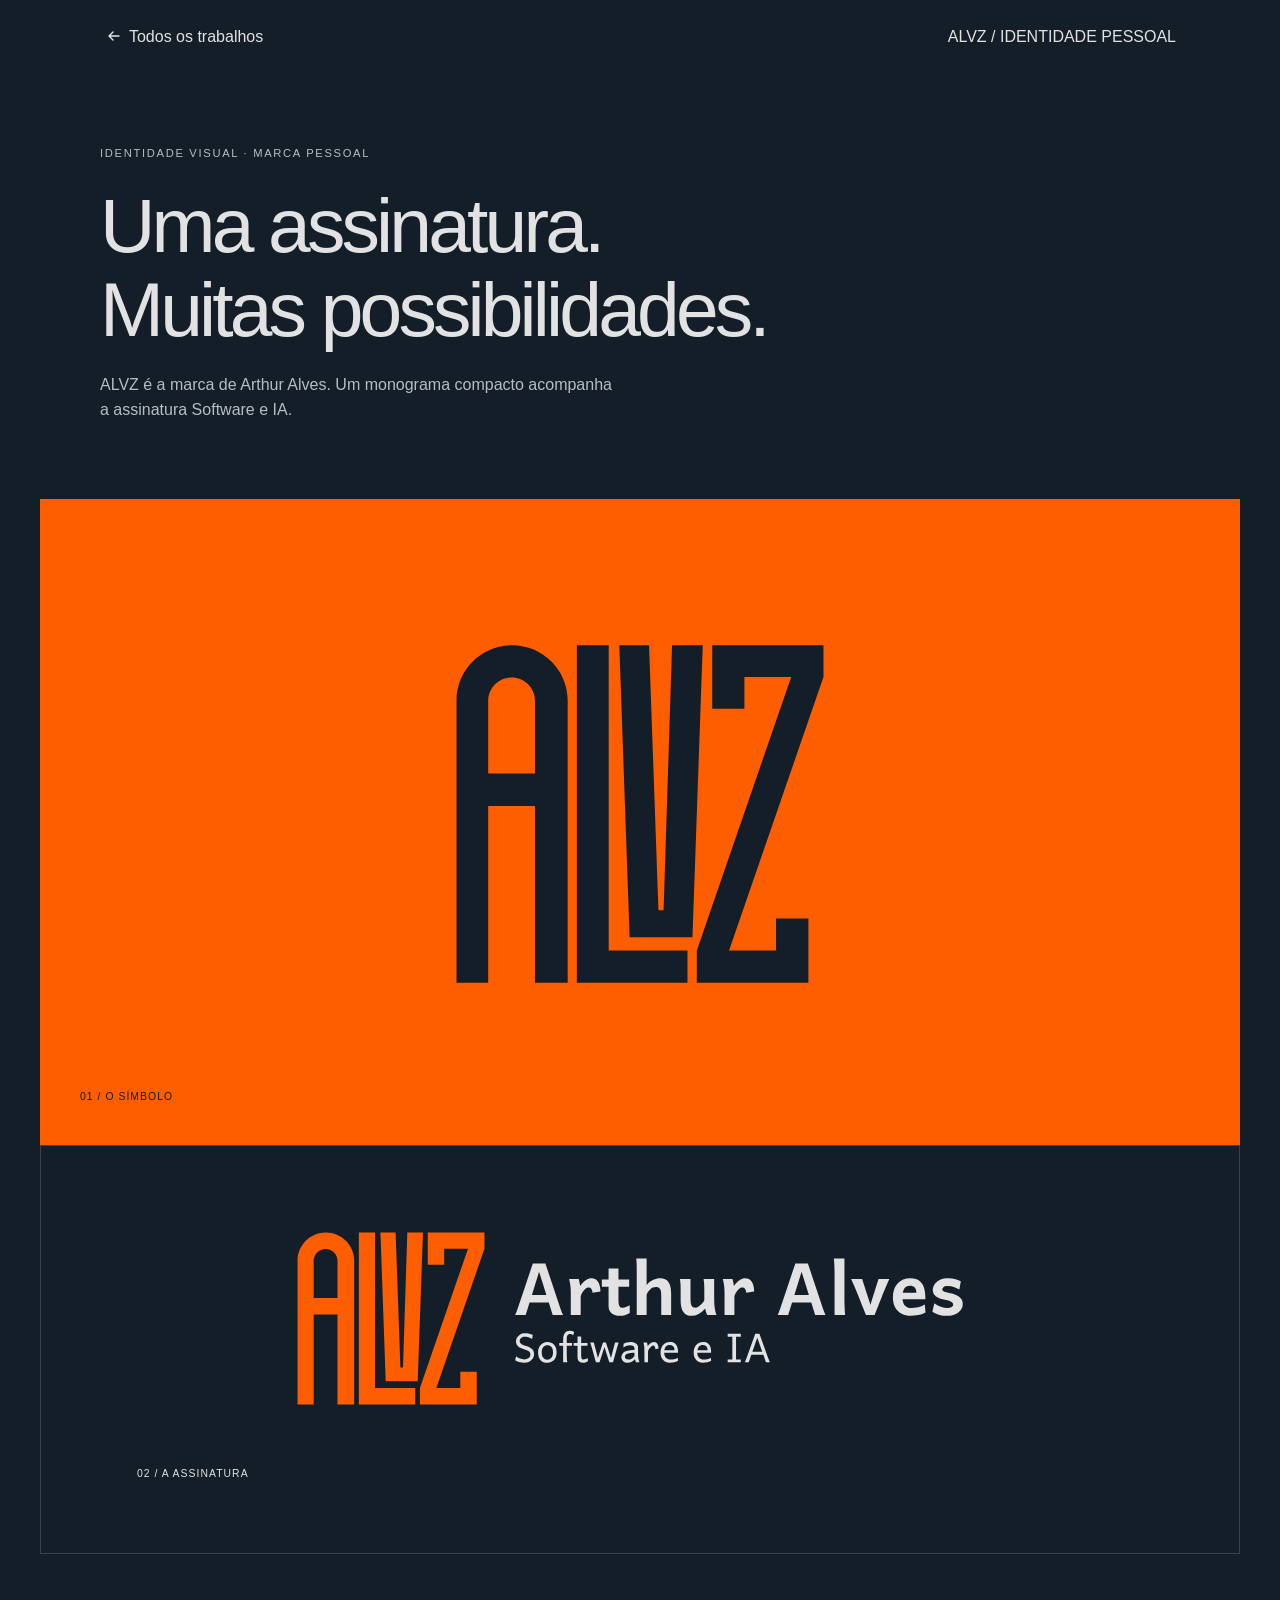
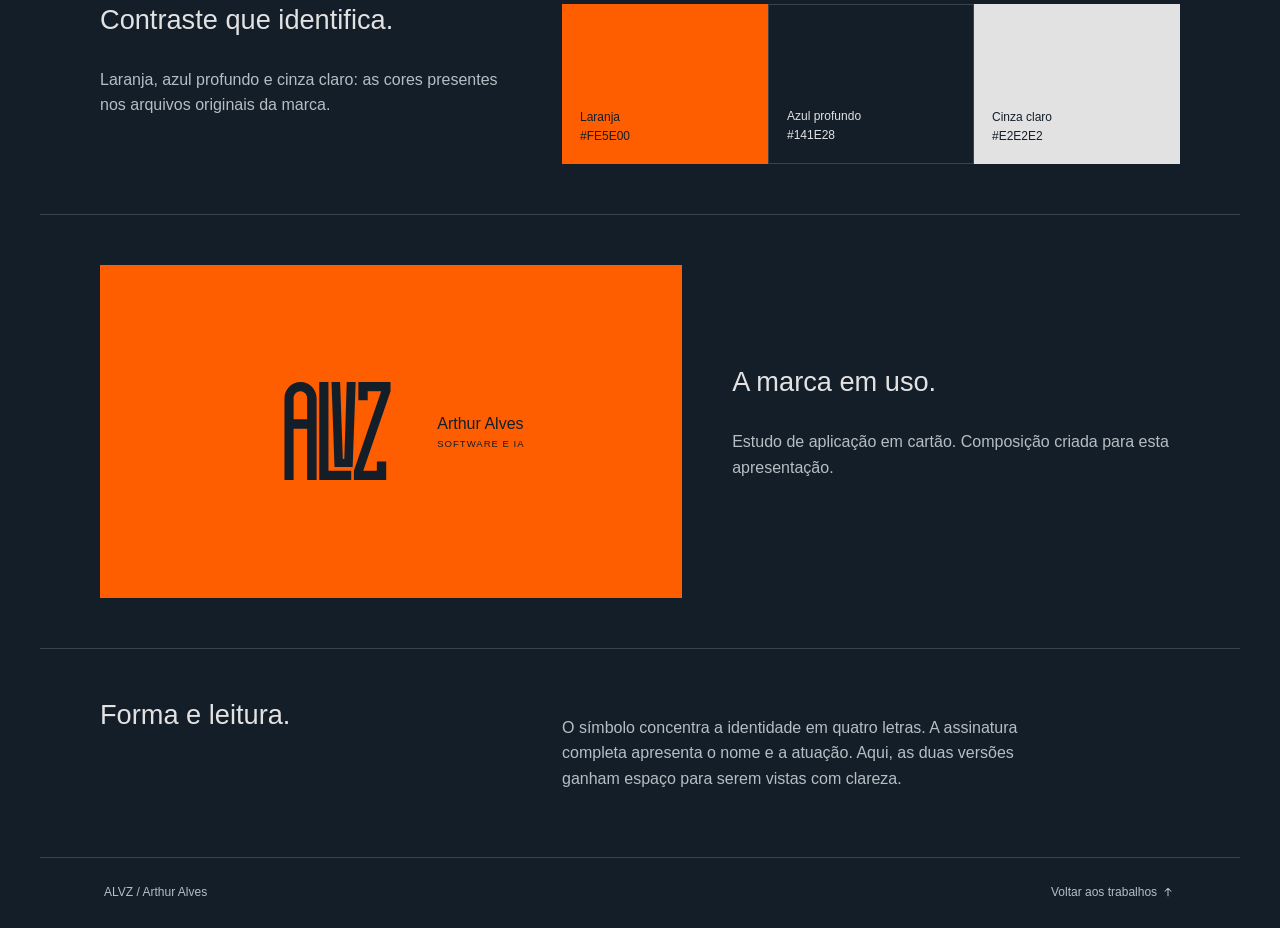
<file: alvz.html>
<!doctype html>
<html lang="pt-BR"><head><meta charset="utf-8"><meta name="viewport" content="width=device-width,initial-scale=1"><title>ALVZ — Arthur Alves</title><link rel="stylesheet" href="minimal.css"><link rel="stylesheet" href="brand-case.css"><link rel="icon" type="image/svg+xml" href="assets/alvz-icon.svg?v=white"></head><body>
<header><a href="index.html"><svg aria-hidden="true" focusable="false" viewBox="0 0 16 16" fill="none" stroke="currentColor" stroke-width="1.4" stroke-linecap="round" stroke-linejoin="round" width="1em" height="1em" style="vertical-align:-.125em;margin-inline:.15em;flex:none"><use href="assets/arrows.svg#left"/></svg> Todos os trabalhos</a><span>ALVZ / IDENTIDADE PESSOAL</span></header>
<main><section class="case-intro"><p class="eyebrow">IDENTIDADE VISUAL · MARCA PESSOAL</p><h1>Uma assinatura.<br>Muitas possibilidades.</h1><p>ALVZ é a marca de Arthur Alves. Um monograma compacto acompanha a assinatura Software e IA.</p></section>
<section class="brand-stage"><img src="assets/monogram.svg" alt="Monograma ALVZ" width="1080" height="1080"><span>01 / O SÍMBOLO</span></section>
<section class="signature-stage"><img src="assets/alvz-signature.svg" alt="Arthur Alves — Software e IA" width="820" height="240"><span>02 / A ASSINATURA</span></section>
<section class="brand-detail"><div><h2>Contraste que identifica.</h2><p>Laranja, azul profundo e cinza claro: as cores presentes nos arquivos originais da marca.</p></div><div class="swatches"><div class="swatch orange">Laranja<br>#FE5E00</div><div class="swatch dark">Azul profundo<br>#141E28</div><div class="swatch light">Cinza claro<br>#E2E2E2</div></div></section>
<section class="application"><div class="business-card"><img src="assets/monogram.svg" alt="ALVZ aplicada em cartão demonstrativo" width="1080" height="1080"><div>Arthur Alves<small>SOFTWARE E IA</small></div></div><div><h2>A marca em uso.</h2><p>Estudo de aplicação em cartão. Composição criada para esta apresentação.</p></div></section>
<section class="brand-detail"><h2>Forma e leitura.</h2><p>O símbolo concentra a identidade em quatro letras. A assinatura completa apresenta o nome e a atuação. Aqui, as duas versões ganham espaço para serem vistas com clareza.</p></section>
</main><footer><span>ALVZ / Arthur Alves</span><a href="index.html#projetos">Voltar aos trabalhos <svg aria-hidden="true" focusable="false" viewBox="0 0 16 16" fill="none" stroke="currentColor" stroke-width="1.4" stroke-linecap="round" stroke-linejoin="round" width="1em" height="1em" style="vertical-align:-.125em;margin-inline:.15em;flex:none"><use href="assets/arrows.svg#up"/></svg></a></footer></body></html>
</file>
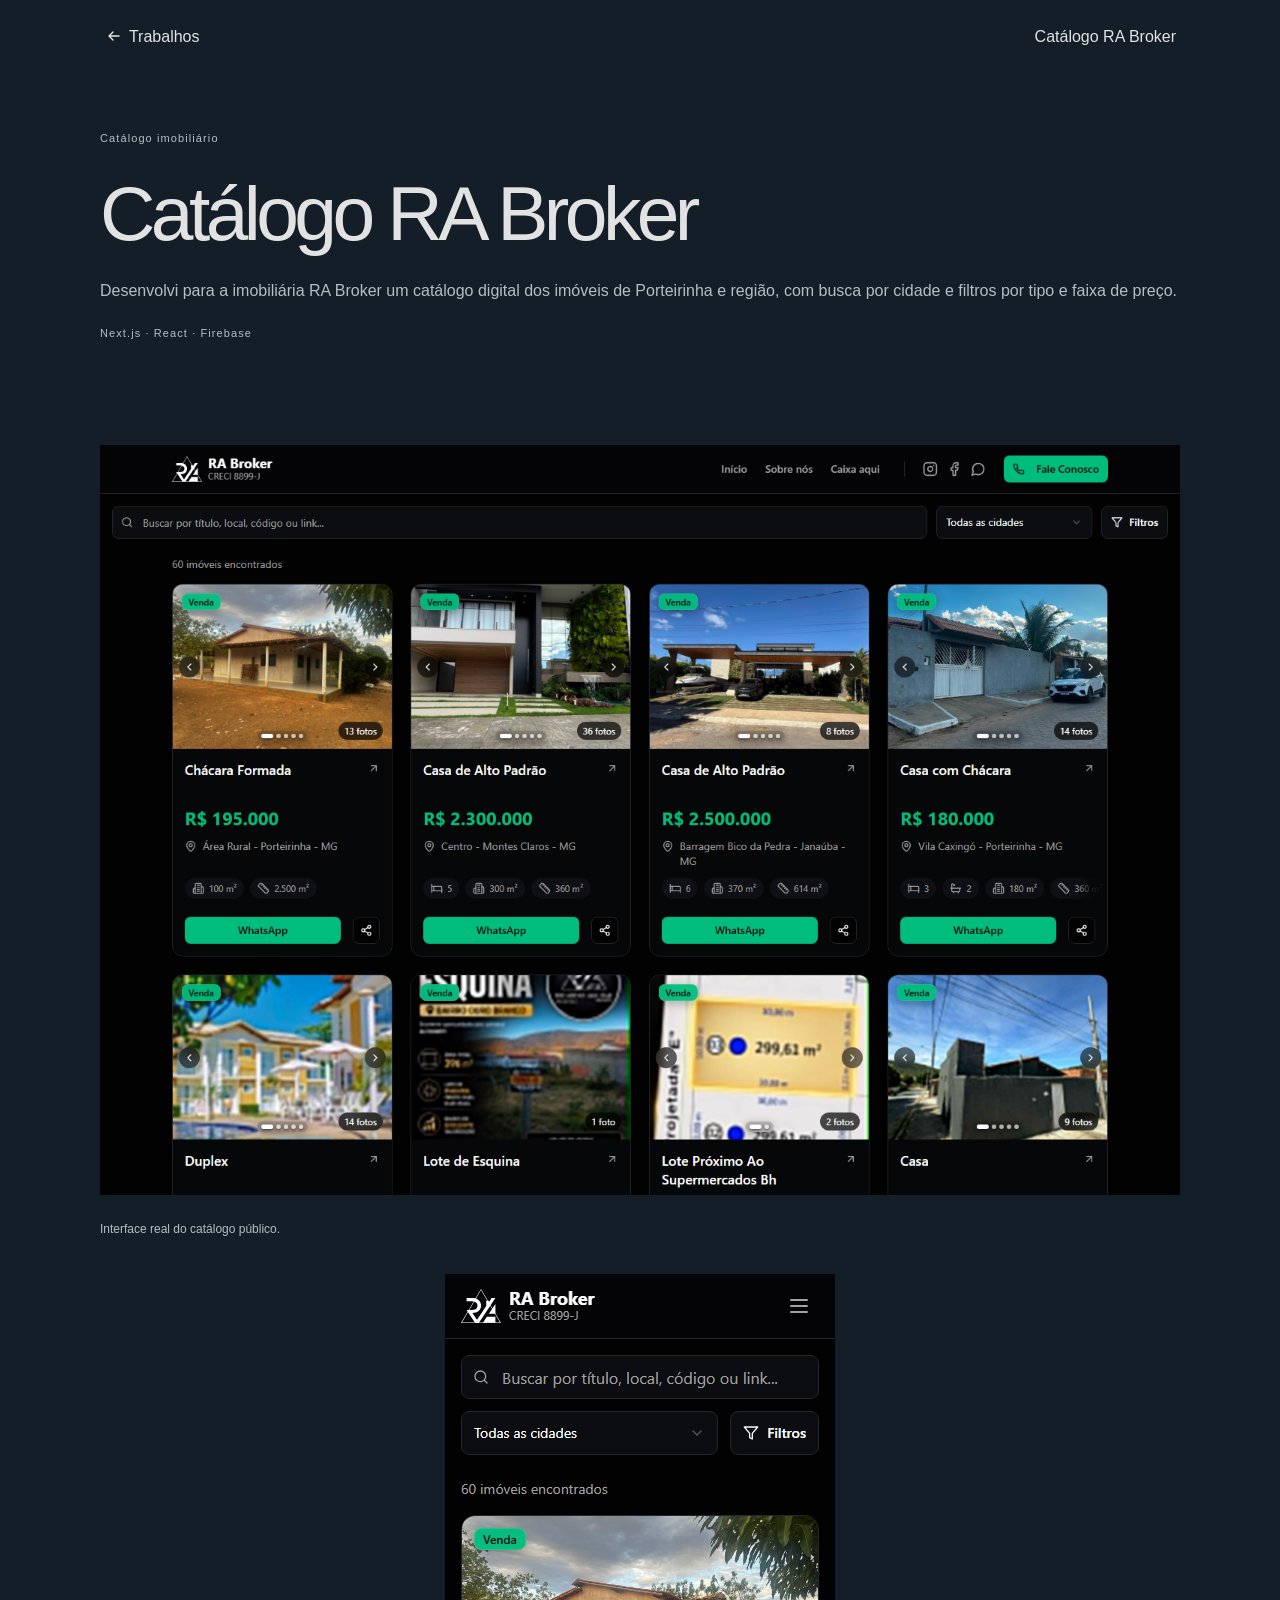
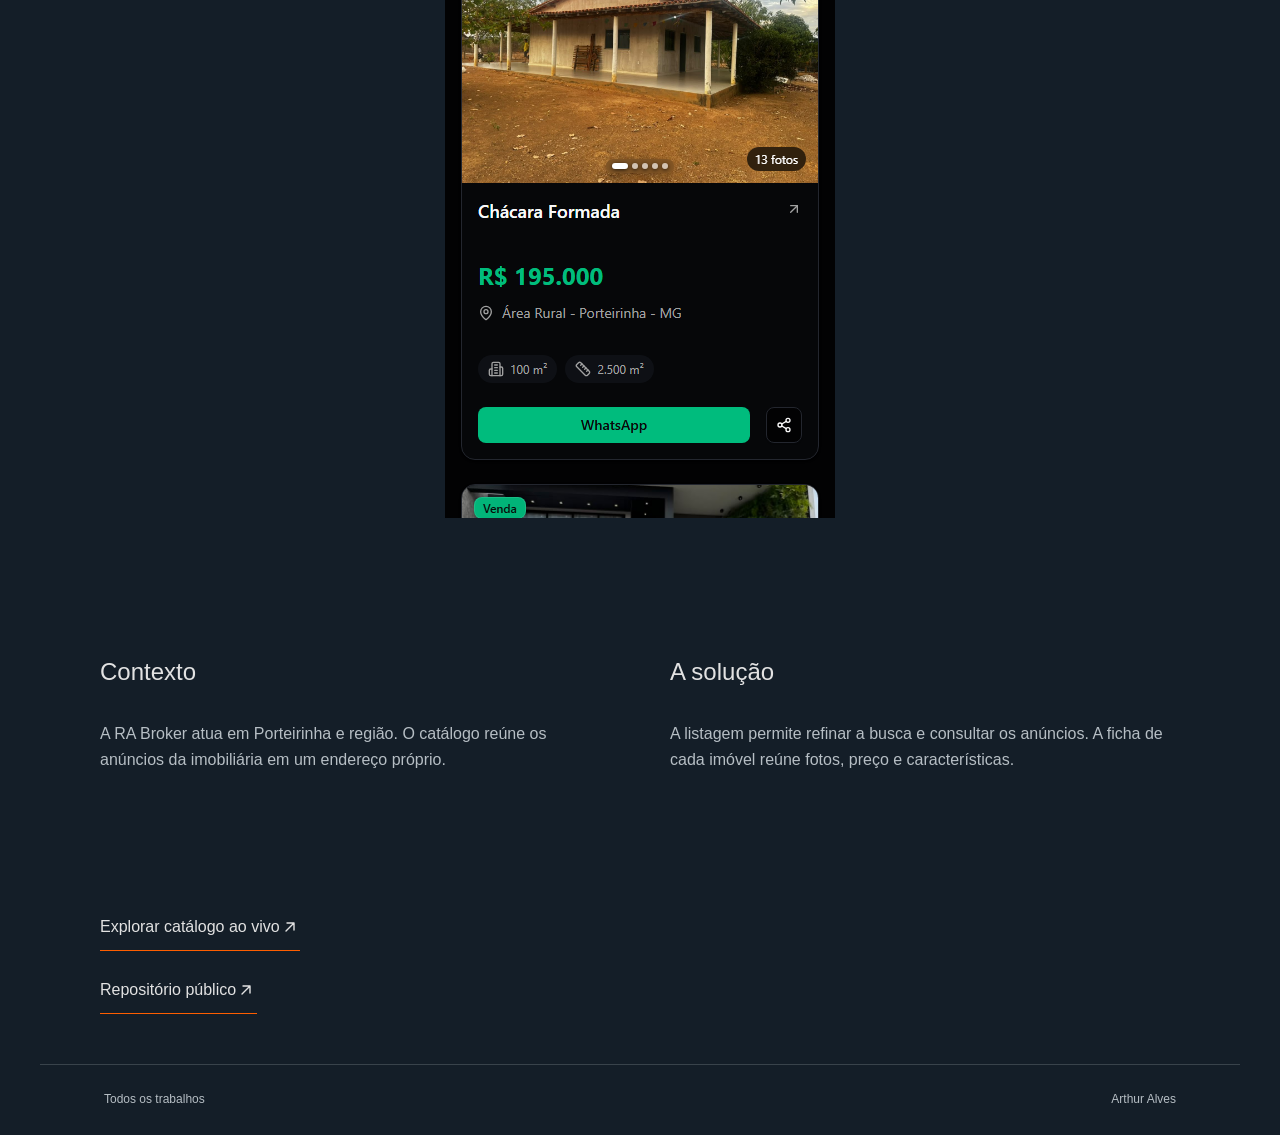
<file: catalogo.html>
<!doctype html><html lang="pt-BR"><head><meta charset="utf-8"><meta name="viewport" content="width=device-width,initial-scale=1"><title>Catálogo RA Broker — Arthur Alves</title><link rel="stylesheet" href="minimal.css"><link rel="stylesheet" href="portfolio.css"></head><body><header><a href="index.html#projetos"><svg aria-hidden="true" focusable="false" viewBox="0 0 16 16" fill="none" stroke="currentColor" stroke-width="1.4" stroke-linecap="round" stroke-linejoin="round" width="1em" height="1em" style="vertical-align:-.125em;margin-inline:.15em;flex:none"><use href="assets/arrows.svg#left"/></svg> Trabalhos</a><span>Catálogo RA Broker</span></header><main><section class="case-head"><small>Catálogo imobiliário</small><h1>Catálogo RA Broker</h1><p>Desenvolvi para a imobiliária RA Broker um catálogo digital dos imóveis de Porteirinha e região, com busca por cidade e filtros por tipo e faixa de preço.</p><small>Next.js · React · Firebase</small></section><section><a href="assets/catalogo-screen.png"><img class="case-screen" src="assets/catalogo-screen.png" alt="Catálogo público RA Broker em desktop" width="1440" height="1000"></a><p class="note">Interface real do catálogo público.</p><img src="assets/catalogo-mobile.png" alt="Catálogo RA Broker no celular" width="390" height="844" style="display:block;max-width:100%;height:auto;margin:35px auto"></section><section class="case-copy"><div><h2>Contexto</h2><p>A RA Broker atua em Porteirinha e região. O catálogo reúne os anúncios da imobiliária em um endereço próprio.</p></div><div><h2>A solução</h2><p>A listagem permite refinar a busca e consultar os anúncios. A ficha de cada imóvel reúne fotos, preço e características.</p></div></section><section><a class="project-link" href="https://catalogo.rabroker.com.br/" target="_blank" rel="noopener">Explorar catálogo ao vivo <svg aria-hidden="true" focusable="false" viewBox="0 0 16 16" fill="none" stroke="currentColor" stroke-width="1.4" stroke-linecap="round" stroke-linejoin="round" width="1em" height="1em" style="vertical-align:-.125em;margin-inline:.15em;flex:none"><use href="assets/arrows.svg#up-right"/></svg></a><br><a class="project-link" href="https://github.com/ArthurrAlv/Catalogo_RAbroker" target="_blank" rel="noopener">Repositório público <svg aria-hidden="true" focusable="false" viewBox="0 0 16 16" fill="none" stroke="currentColor" stroke-width="1.4" stroke-linecap="round" stroke-linejoin="round" width="1em" height="1em" style="vertical-align:-.125em;margin-inline:.15em;flex:none"><use href="assets/arrows.svg#up-right"/></svg></a></section></main><footer><a href="index.html#projetos">Todos os trabalhos</a><span>Arthur Alves</span></footer></body></html>
</file>
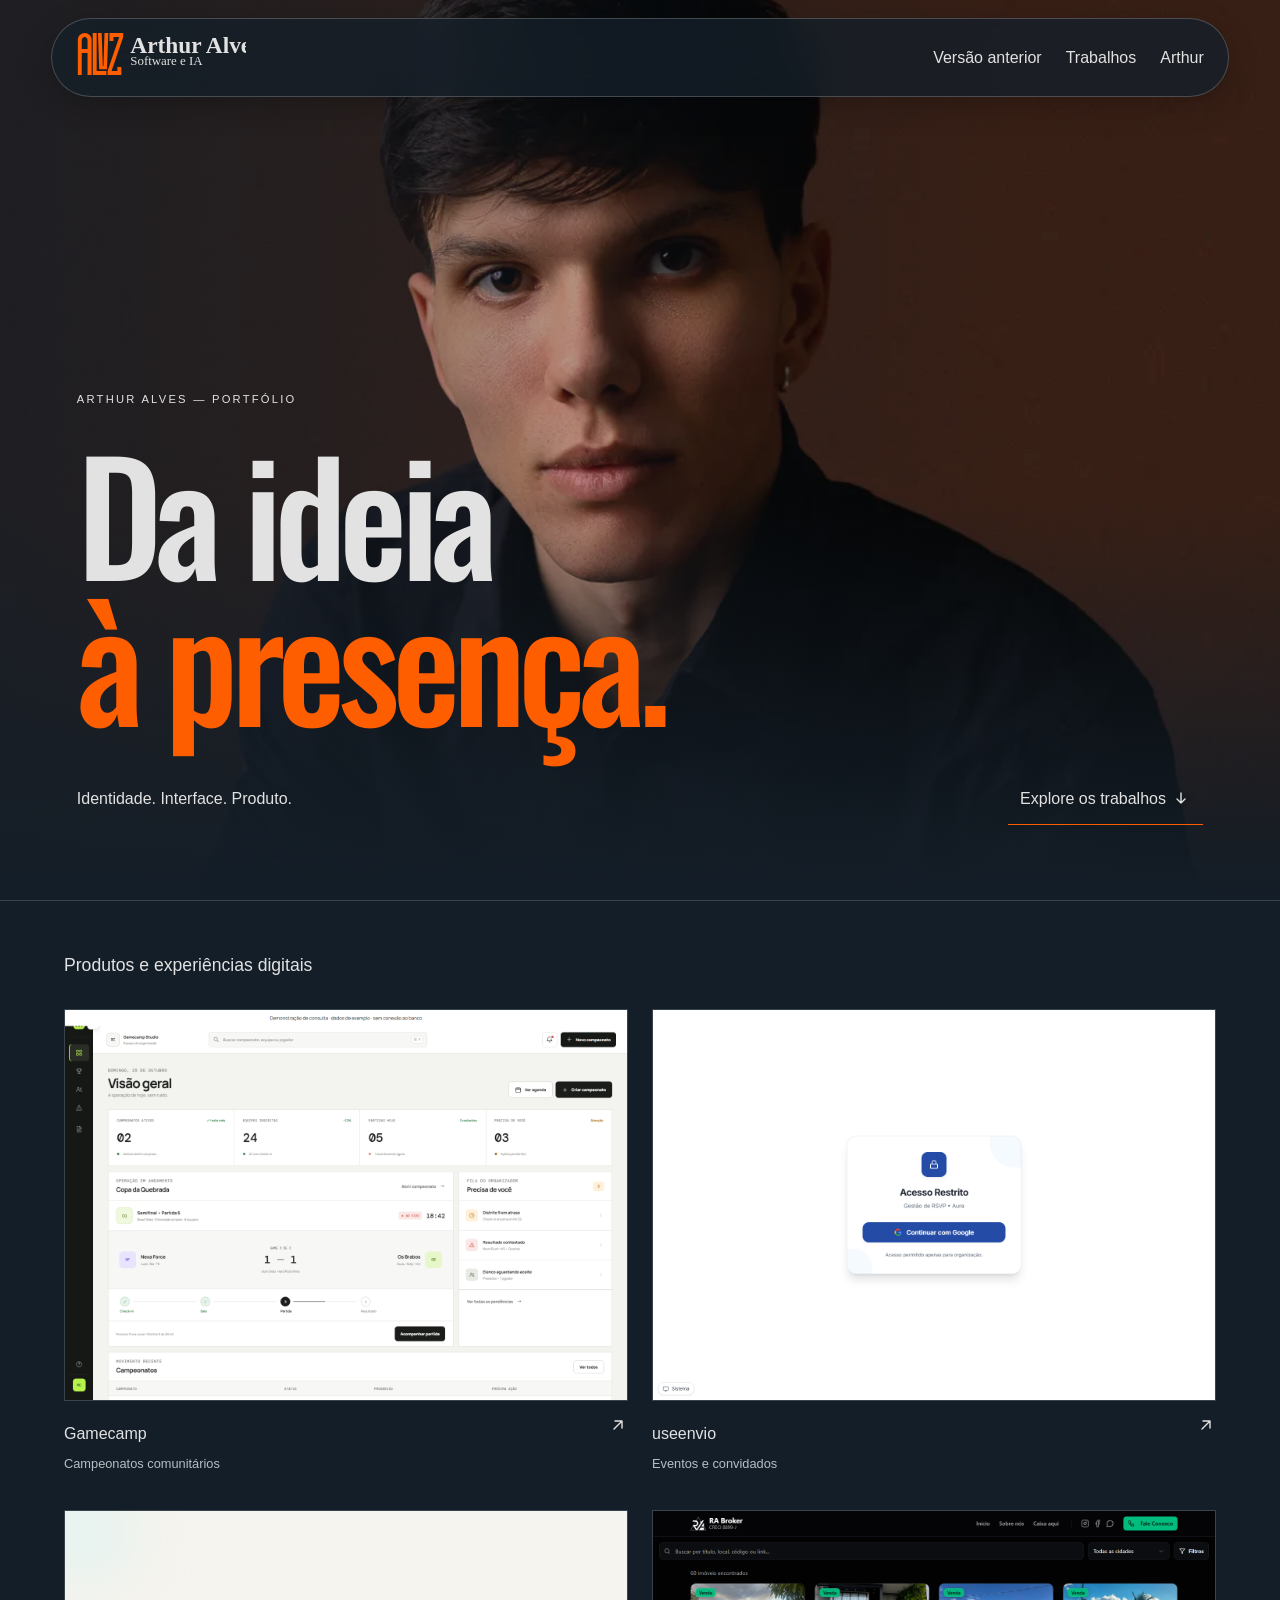
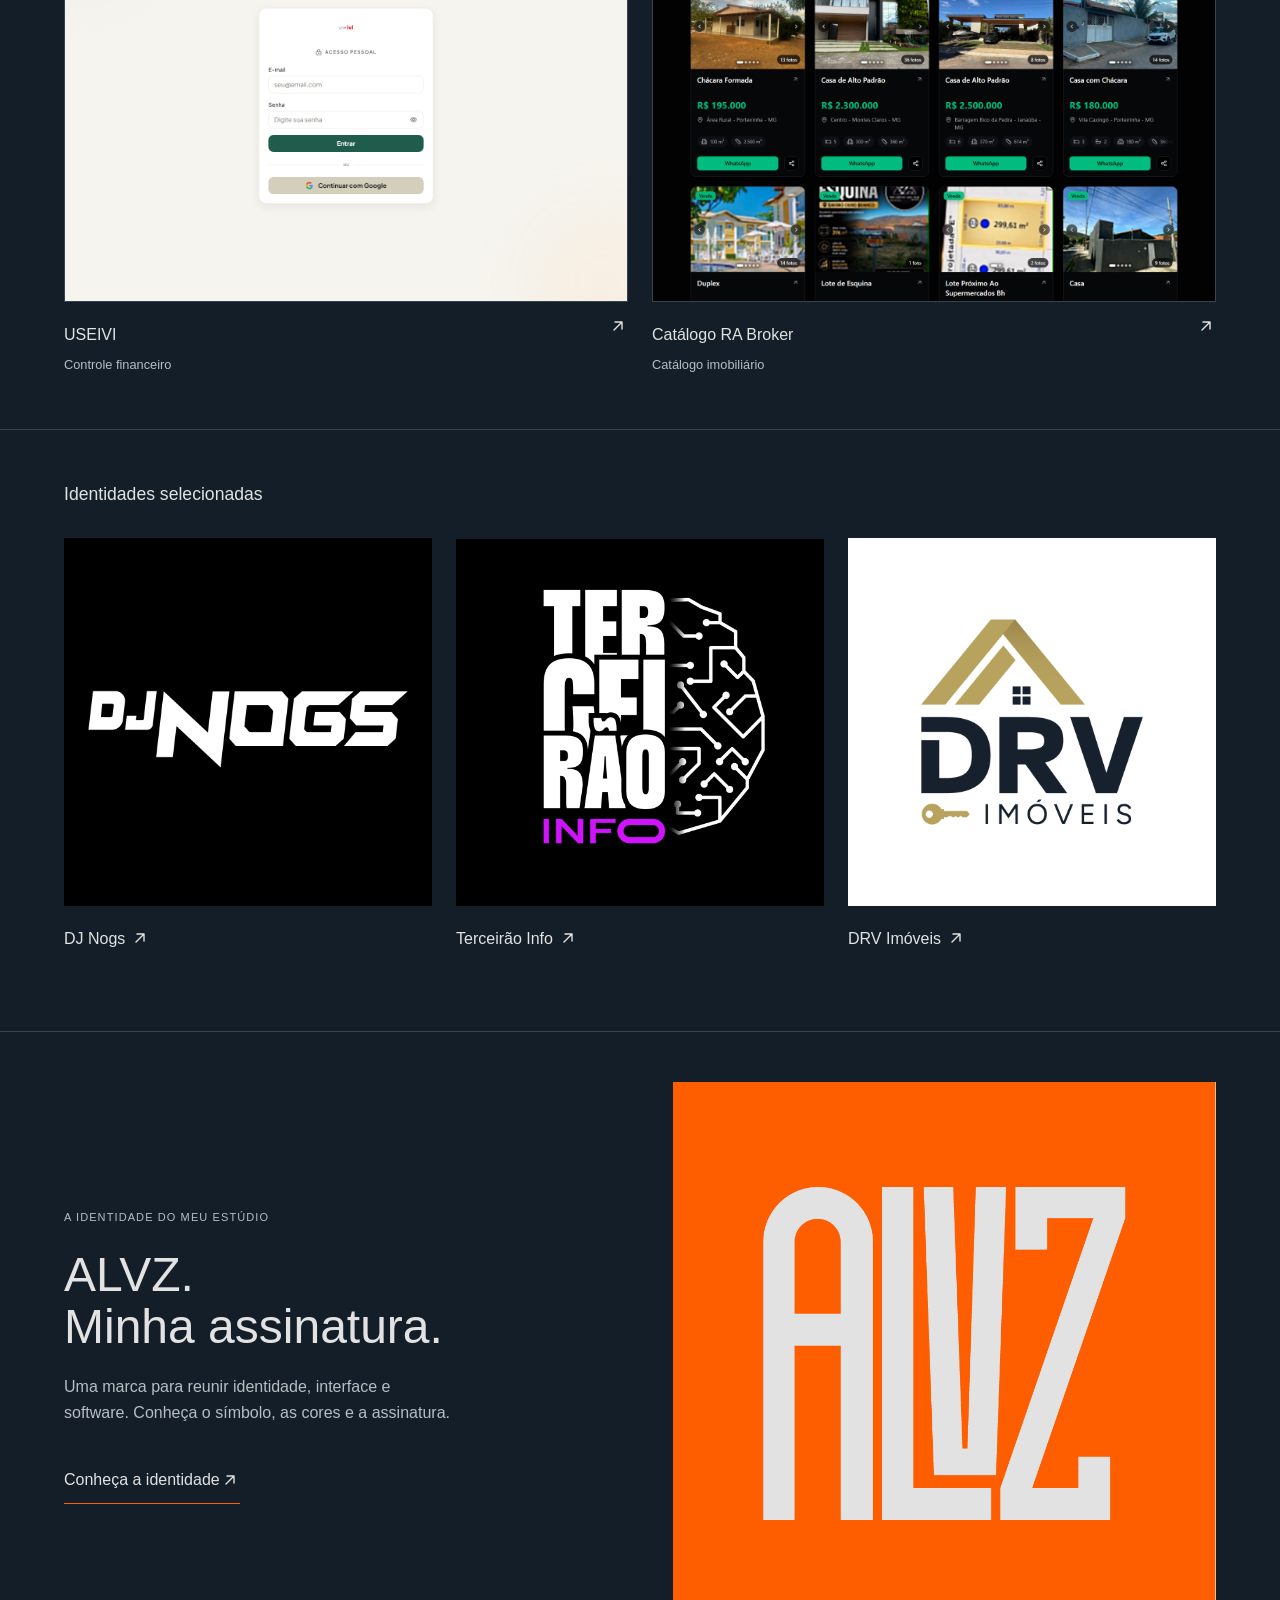
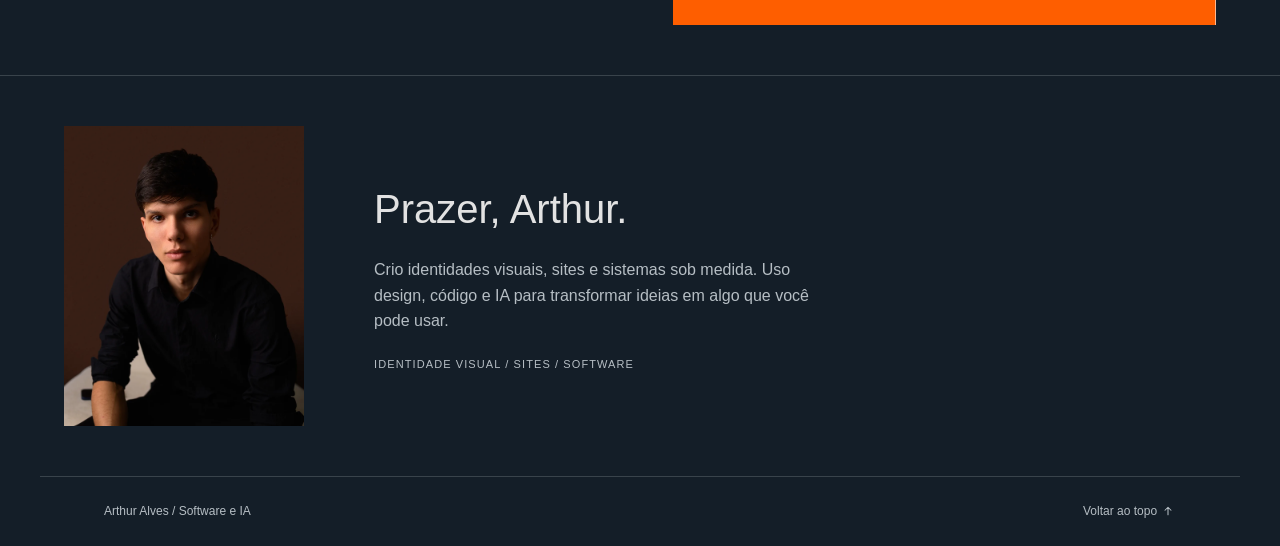
<file: experimental-modal-backup.html>
<!doctype html>
<html lang="pt-BR"><head><meta charset="utf-8"><meta name="viewport" content="width=device-width,initial-scale=1"><title>Arthur Alves — Produtos e experiências digitais</title><link rel="stylesheet" href="minimal.css"><link rel="stylesheet" href="portfolio.css"><link rel="stylesheet" href="motion.css"><link rel="stylesheet" href="showcase.css"></head><body>
<header><a href="#"><img src="assets/signature.svg" alt="Arthur Alves — Software e IA" width="210" height="62"></a><nav><a href="index.html">Versão anterior</a><a href="#projetos">Trabalhos</a><a href="#sobre">Arthur</a></nav></header>
<main><section class="motion-hero"><img class="hero-photo" src="assets/arthur.webp" alt="Arthur Alves" width="1200" height="1804" fetchpriority="high"><div class="hero-shade"></div><div class="hero-editorial"><p>ARTHUR ALVES — PORTFÓLIO</p><h1>Da ideia<br><em>à presença.</em></h1><div class="hero-bottom"><p>Identidade. Interface. Produto.</p><a href="#projetos">Explore os trabalhos <svg aria-hidden="true" focusable="false" viewBox="0 0 16 16" fill="none" stroke="currentColor" stroke-width="1.4" stroke-linecap="round" stroke-linejoin="round" width="1em" height="1em" style="vertical-align:-.125em;margin-inline:.15em;flex:none"><use href="assets/arrows.svg#down"/></svg></a></div></div></section>
<section id="projetos"><h2>Produtos e experiências digitais</h2><div class="projects software-projects"><article><a class="work-link" href="gamecamp.html"><img class="work-image" src="assets/gamecamp-demo.png" alt="Painel de organização do Gamecamp" width="1440" height="1000" loading="lazy"><div class="work-caption"><h3>Gamecamp</h3><span><svg aria-hidden="true" focusable="false" viewBox="0 0 16 16" fill="none" stroke="currentColor" stroke-width="1.4" stroke-linecap="round" stroke-linejoin="round" width="1em" height="1em" style="vertical-align:-.125em;margin-inline:.15em;flex:none"><use href="assets/arrows.svg#up-right"/></svg></span></div><p>Campeonatos comunitários</p></a></article><article><a class="work-link" href="useenvio.html"><img class="work-image" src="assets/zenvio-screen.png" alt="Tela de acesso de useenvio" width="1440" height="1000" loading="lazy"><div class="work-caption"><h3>useenvio</h3><span><svg aria-hidden="true" focusable="false" viewBox="0 0 16 16" fill="none" stroke="currentColor" stroke-width="1.4" stroke-linecap="round" stroke-linejoin="round" width="1em" height="1em" style="vertical-align:-.125em;margin-inline:.15em;flex:none"><use href="assets/arrows.svg#up-right"/></svg></span></div><p>Eventos e convidados</p></a></article><article><a class="work-link" href="useivi.html"><img class="work-image" src="assets/zive-screen.png" alt="Tela de acesso de USEIVI" width="1440" height="1000" loading="lazy"><div class="work-caption"><h3>USEIVI</h3><span><svg aria-hidden="true" focusable="false" viewBox="0 0 16 16" fill="none" stroke="currentColor" stroke-width="1.4" stroke-linecap="round" stroke-linejoin="round" width="1em" height="1em" style="vertical-align:-.125em;margin-inline:.15em;flex:none"><use href="assets/arrows.svg#up-right"/></svg></span></div><p>Controle financeiro</p></a></article><article><a class="work-link" href="catalogo.html"><img class="work-image" src="assets/catalogo-screen.png" alt="Catálogo RA Broker — interface real" width="1440" height="1000" loading="lazy"><div class="work-caption"><h3>Catálogo RA Broker</h3><span><svg aria-hidden="true" focusable="false" viewBox="0 0 16 16" fill="none" stroke="currentColor" stroke-width="1.4" stroke-linecap="round" stroke-linejoin="round" width="1em" height="1em" style="vertical-align:-.125em;margin-inline:.15em;flex:none"><use href="assets/arrows.svg#up-right"/></svg></span></div><p>Catálogo imobiliário</p></a></article></div></section>
<section class="identities"><h2>Identidades selecionadas</h2><div class="projects"><article><a href="assets/dj-nogs.webp" data-brand="dj-nogs"><img src="assets/dj-nogs.webp" alt="DJ Nogs" width="1080" height="1080" loading="lazy"><h3>DJ Nogs <svg aria-hidden="true" focusable="false" viewBox="0 0 16 16" fill="none" stroke="currentColor" stroke-width="1.4" stroke-linecap="round" stroke-linejoin="round" width="1em" height="1em" style="vertical-align:-.125em;margin-inline:.15em;flex:none"><use href="assets/arrows.svg#up-right"/></svg></h3></a></article><article><a href="assets/terceirao.webp" data-brand="terceirao"><img src="assets/terceirao.webp" alt="Terceirão Info" width="1080" height="1080" loading="lazy"><h3>Terceirão Info <svg aria-hidden="true" focusable="false" viewBox="0 0 16 16" fill="none" stroke="currentColor" stroke-width="1.4" stroke-linecap="round" stroke-linejoin="round" width="1em" height="1em" style="vertical-align:-.125em;margin-inline:.15em;flex:none"><use href="assets/arrows.svg#up-right"/></svg></h3></a></article><article><a href="assets/drv.webp" data-brand="drv"><img src="assets/drv.webp" alt="DRV Imóveis" width="1080" height="1080" loading="lazy"><h3>DRV Imóveis <svg aria-hidden="true" focusable="false" viewBox="0 0 16 16" fill="none" stroke="currentColor" stroke-width="1.4" stroke-linecap="round" stroke-linejoin="round" width="1em" height="1em" style="vertical-align:-.125em;margin-inline:.15em;flex:none"><use href="assets/arrows.svg#up-right"/></svg></h3></a></article></div></section><section class="studio-brand"><div><small>A IDENTIDADE DO MEU ESTÚDIO</small><h2>ALVZ.<br>Minha assinatura.</h2><p>Uma marca para reunir identidade, interface e software. Conheça o símbolo, as cores e a assinatura.</p><a class="project-link" href="alvz.html">Conheça a identidade <svg aria-hidden="true" focusable="false" viewBox="0 0 16 16" fill="none" stroke="currentColor" stroke-width="1.4" stroke-linecap="round" stroke-linejoin="round" width="1em" height="1em" style="vertical-align:-.125em;margin-inline:.15em;flex:none"><use href="assets/arrows.svg#up-right"/></svg></a></div><a href="alvz.html" aria-label="Abrir apresentação ALVZ"><img src="assets/brand.png" alt="Monograma ALVZ" width="1000" height="1000" loading="lazy"></a></section><section id="sobre" class="about"><img src="assets/arthur.webp" srcset="assets/arthur-600.webp 600w, assets/arthur.webp 1200w" sizes="240px" alt="Arthur Alves" width="240" height="300"><div><h2>Prazer, Arthur.</h2><p>Crio identidades visuais, sites e sistemas sob medida. Uso design, código e IA para transformar ideias em algo que você pode usar.</p><small>IDENTIDADE VISUAL / SITES / SOFTWARE</small></div></section></main><footer>Arthur Alves / Software e IA <a href="#">Voltar ao topo <svg aria-hidden="true" focusable="false" viewBox="0 0 16 16" fill="none" stroke="currentColor" stroke-width="1.4" stroke-linecap="round" stroke-linejoin="round" width="1em" height="1em" style="vertical-align:-.125em;margin-inline:.15em;flex:none"><use href="assets/arrows.svg#up"/></svg></a></footer><script src="motion.js"></script><dialog id="showcase" aria-labelledby="showcase-title"><div class="modal-bar"><h2 id="showcase-title"></h2><button id="modal-close" aria-label="Fechar apresentação">×</button></div><div id="showcase-content"></div></dialog><script src="showcase.js?v=arrow-icons"></script></body></html>
</file>
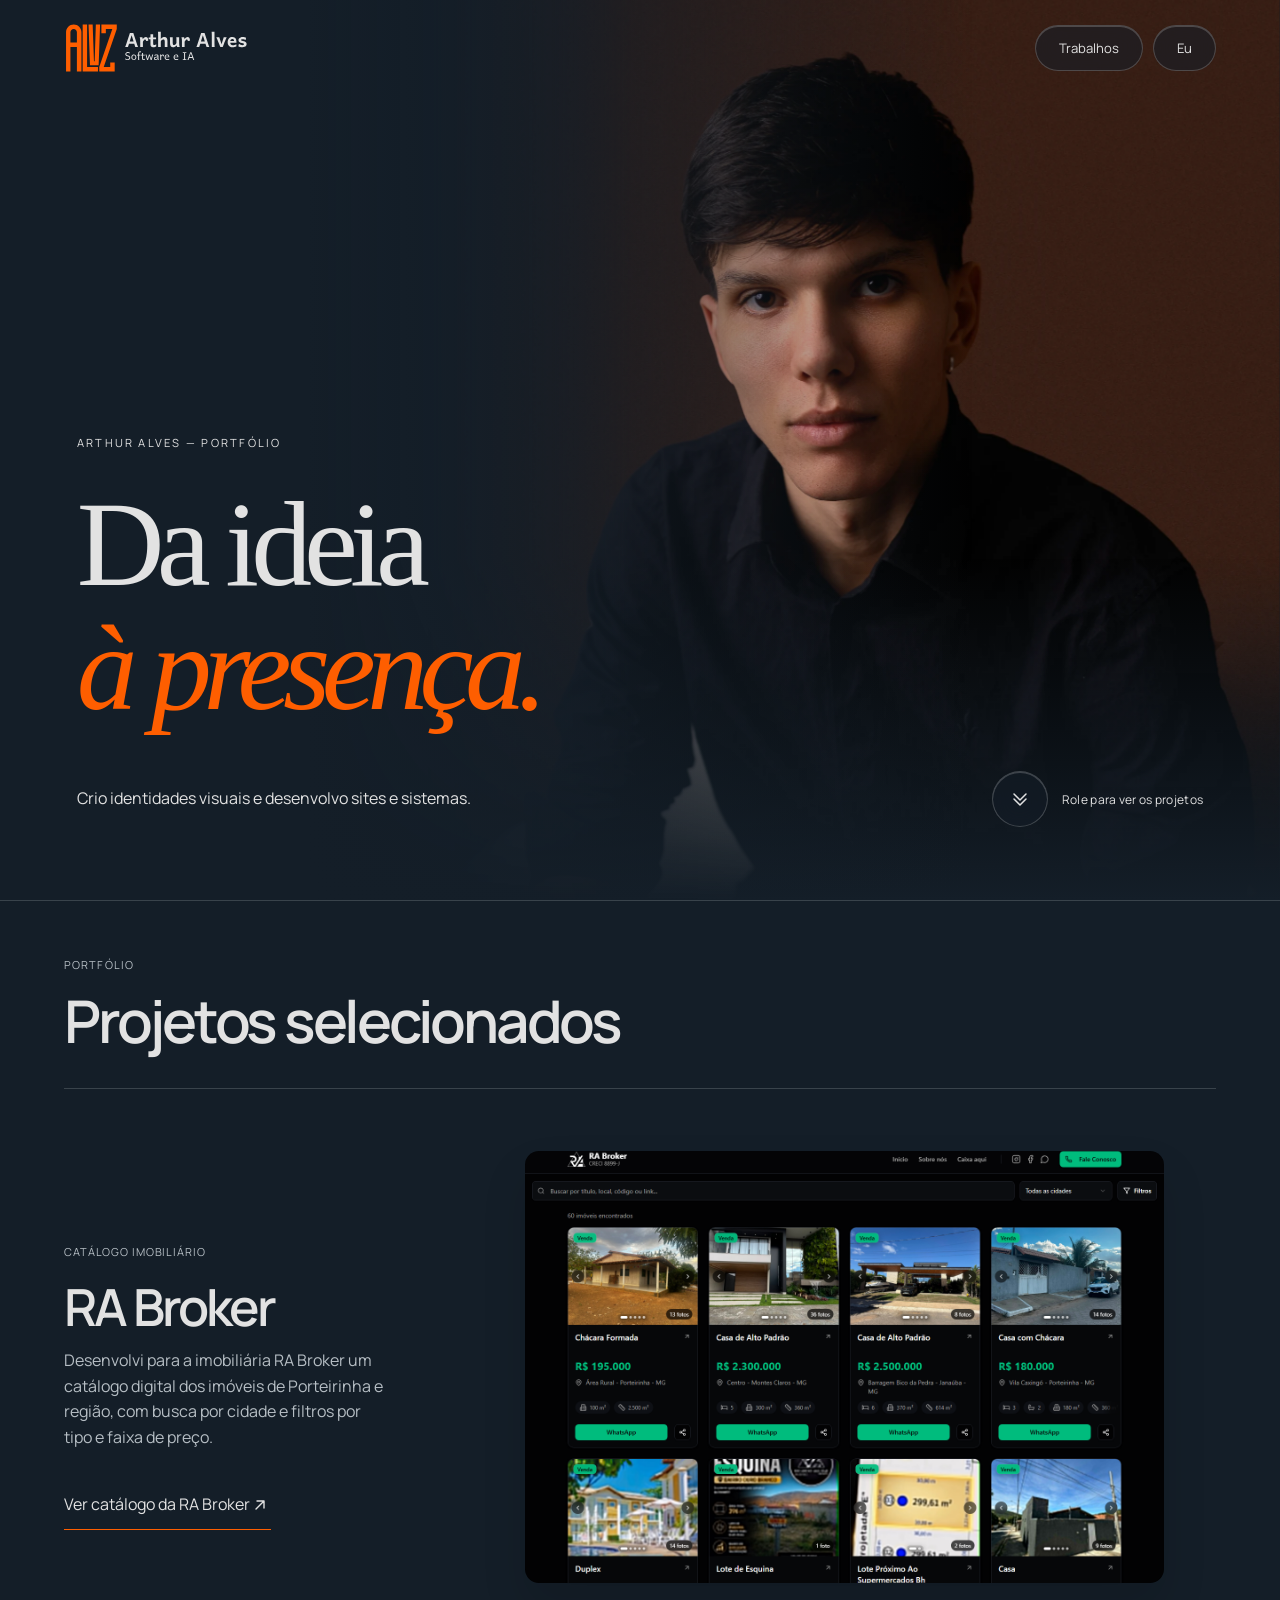
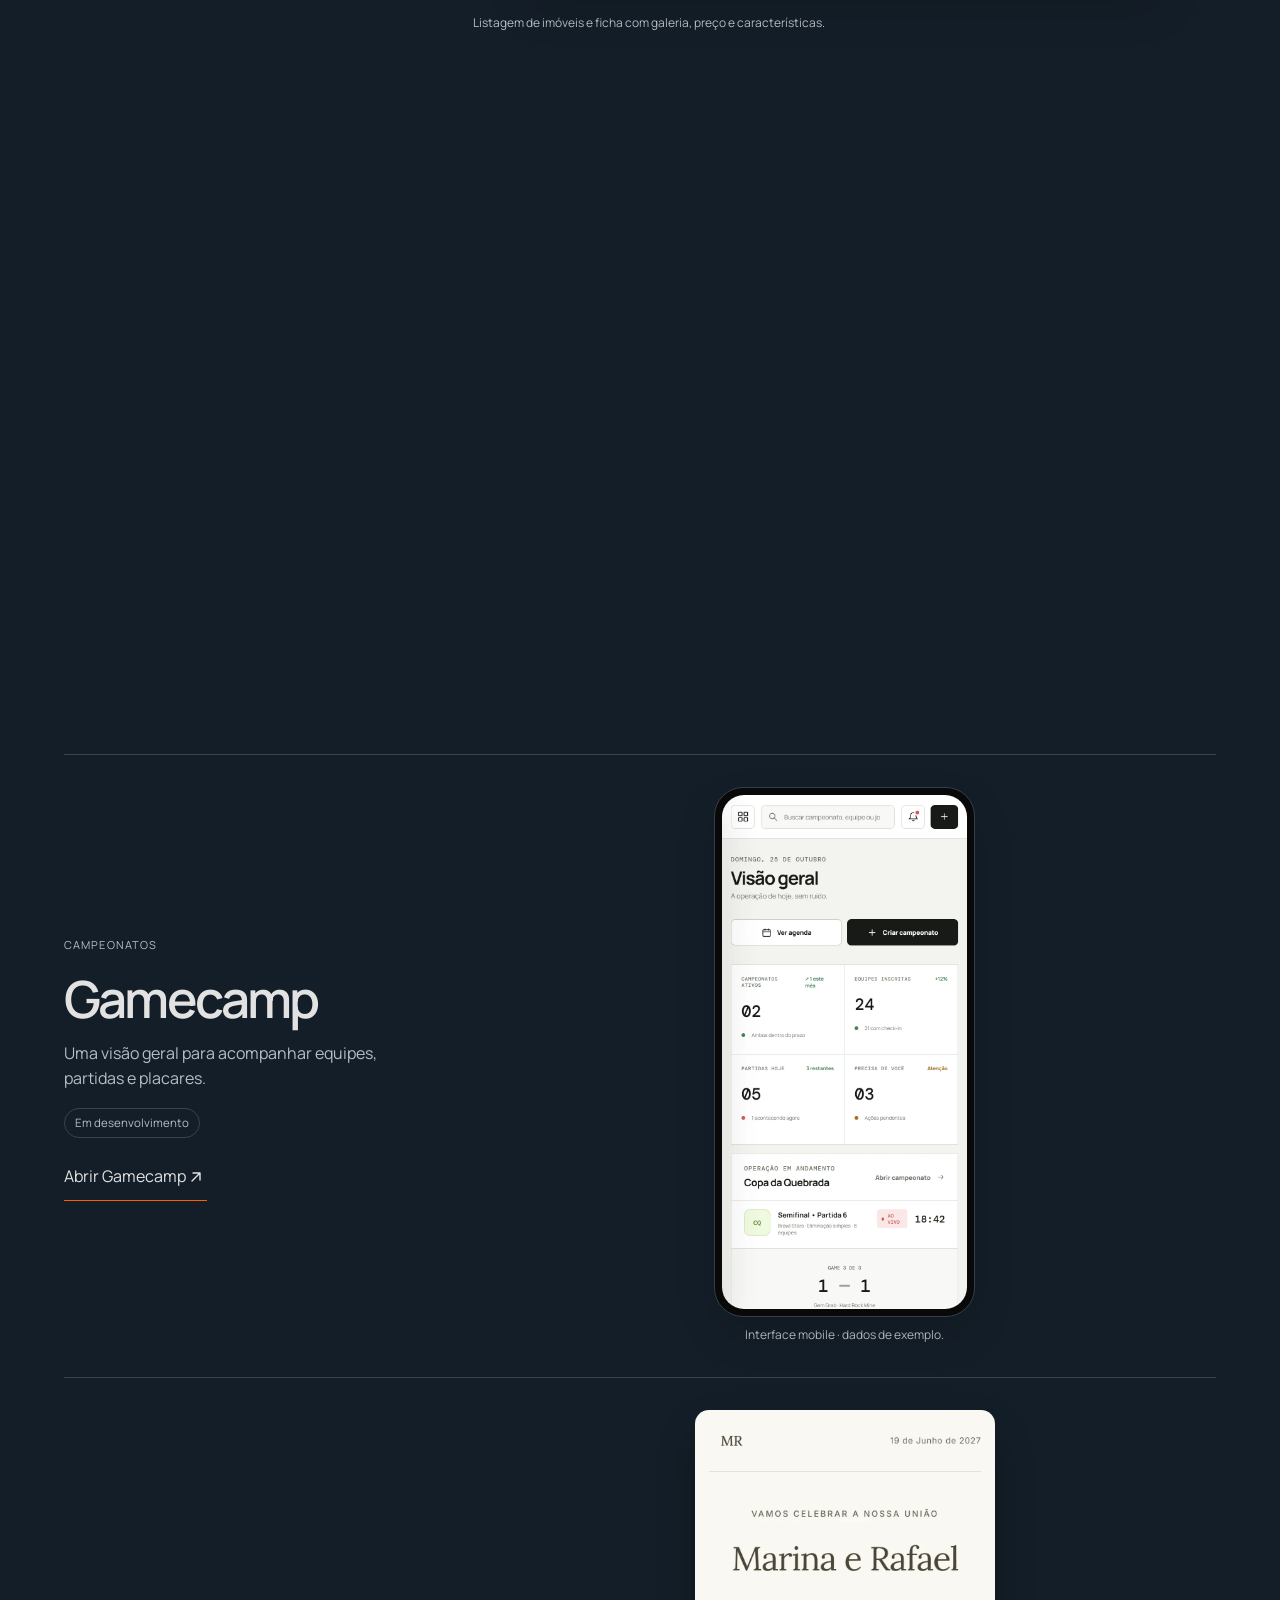
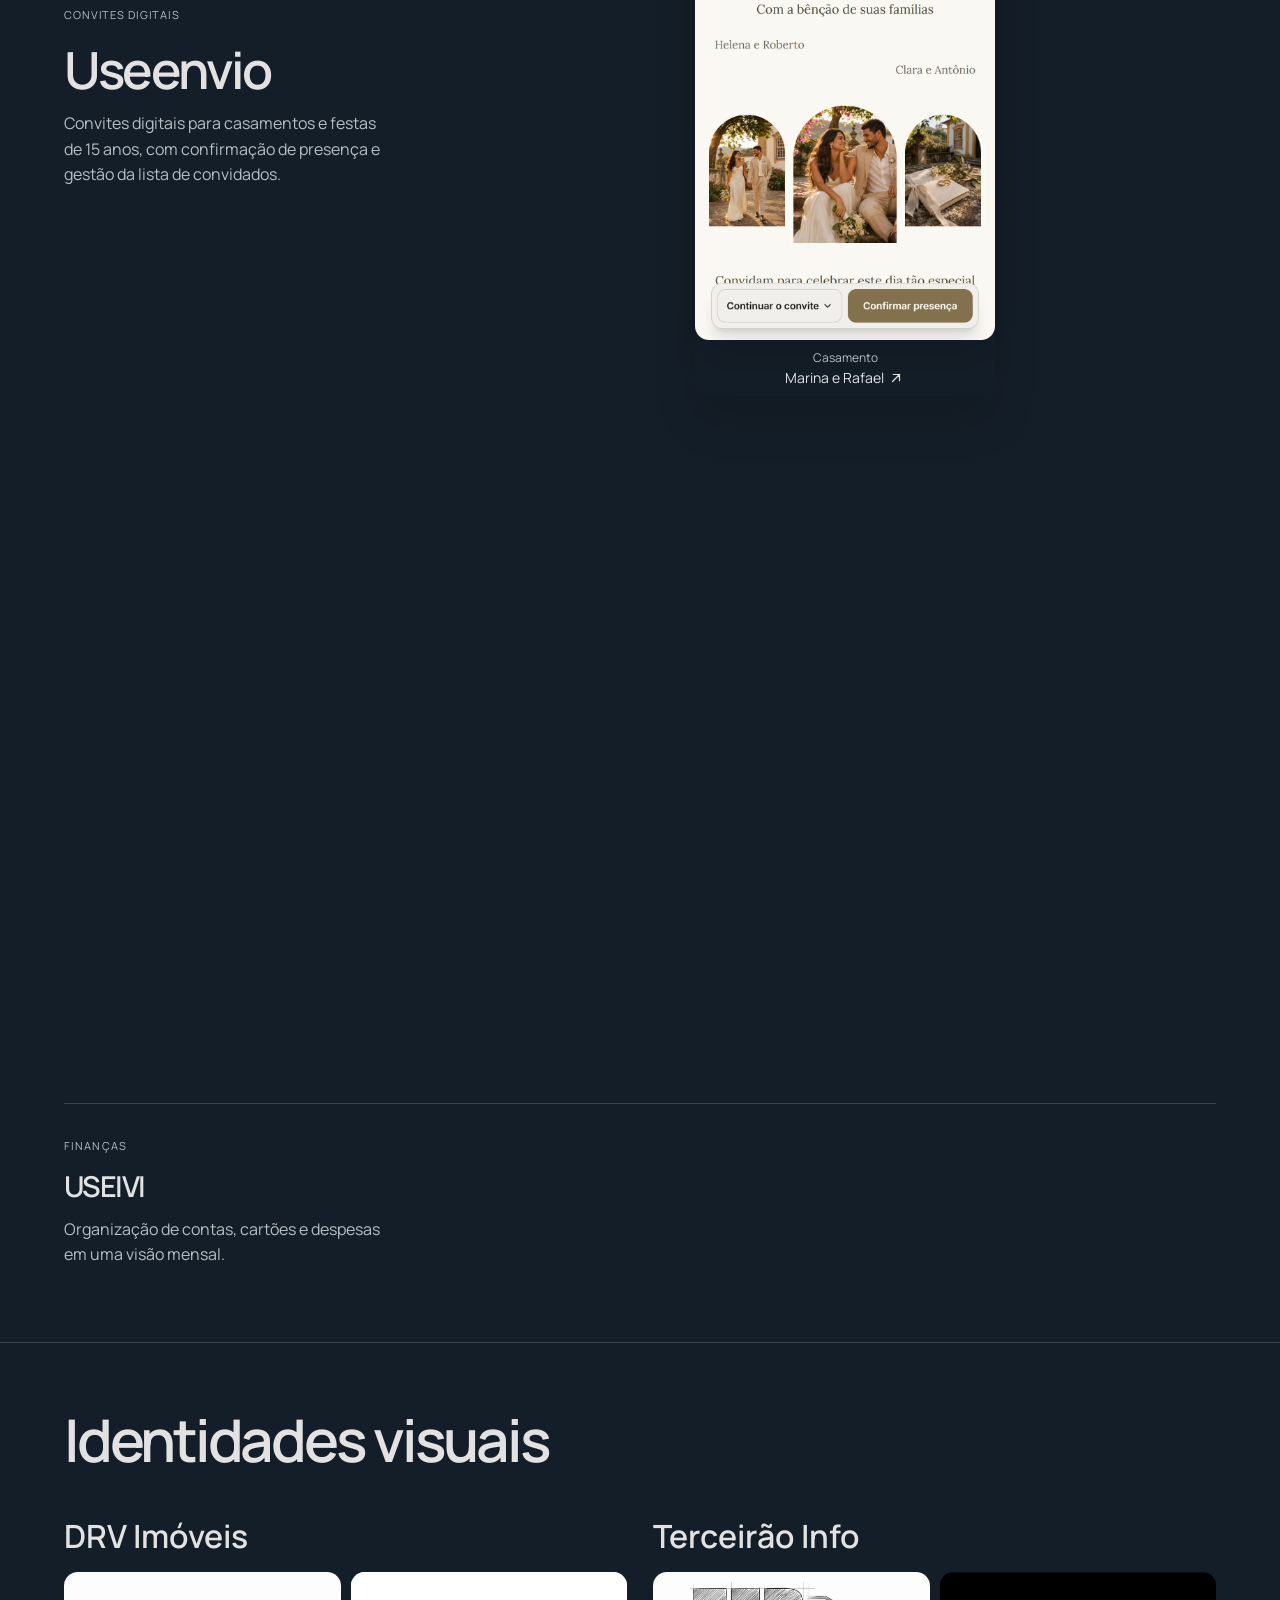
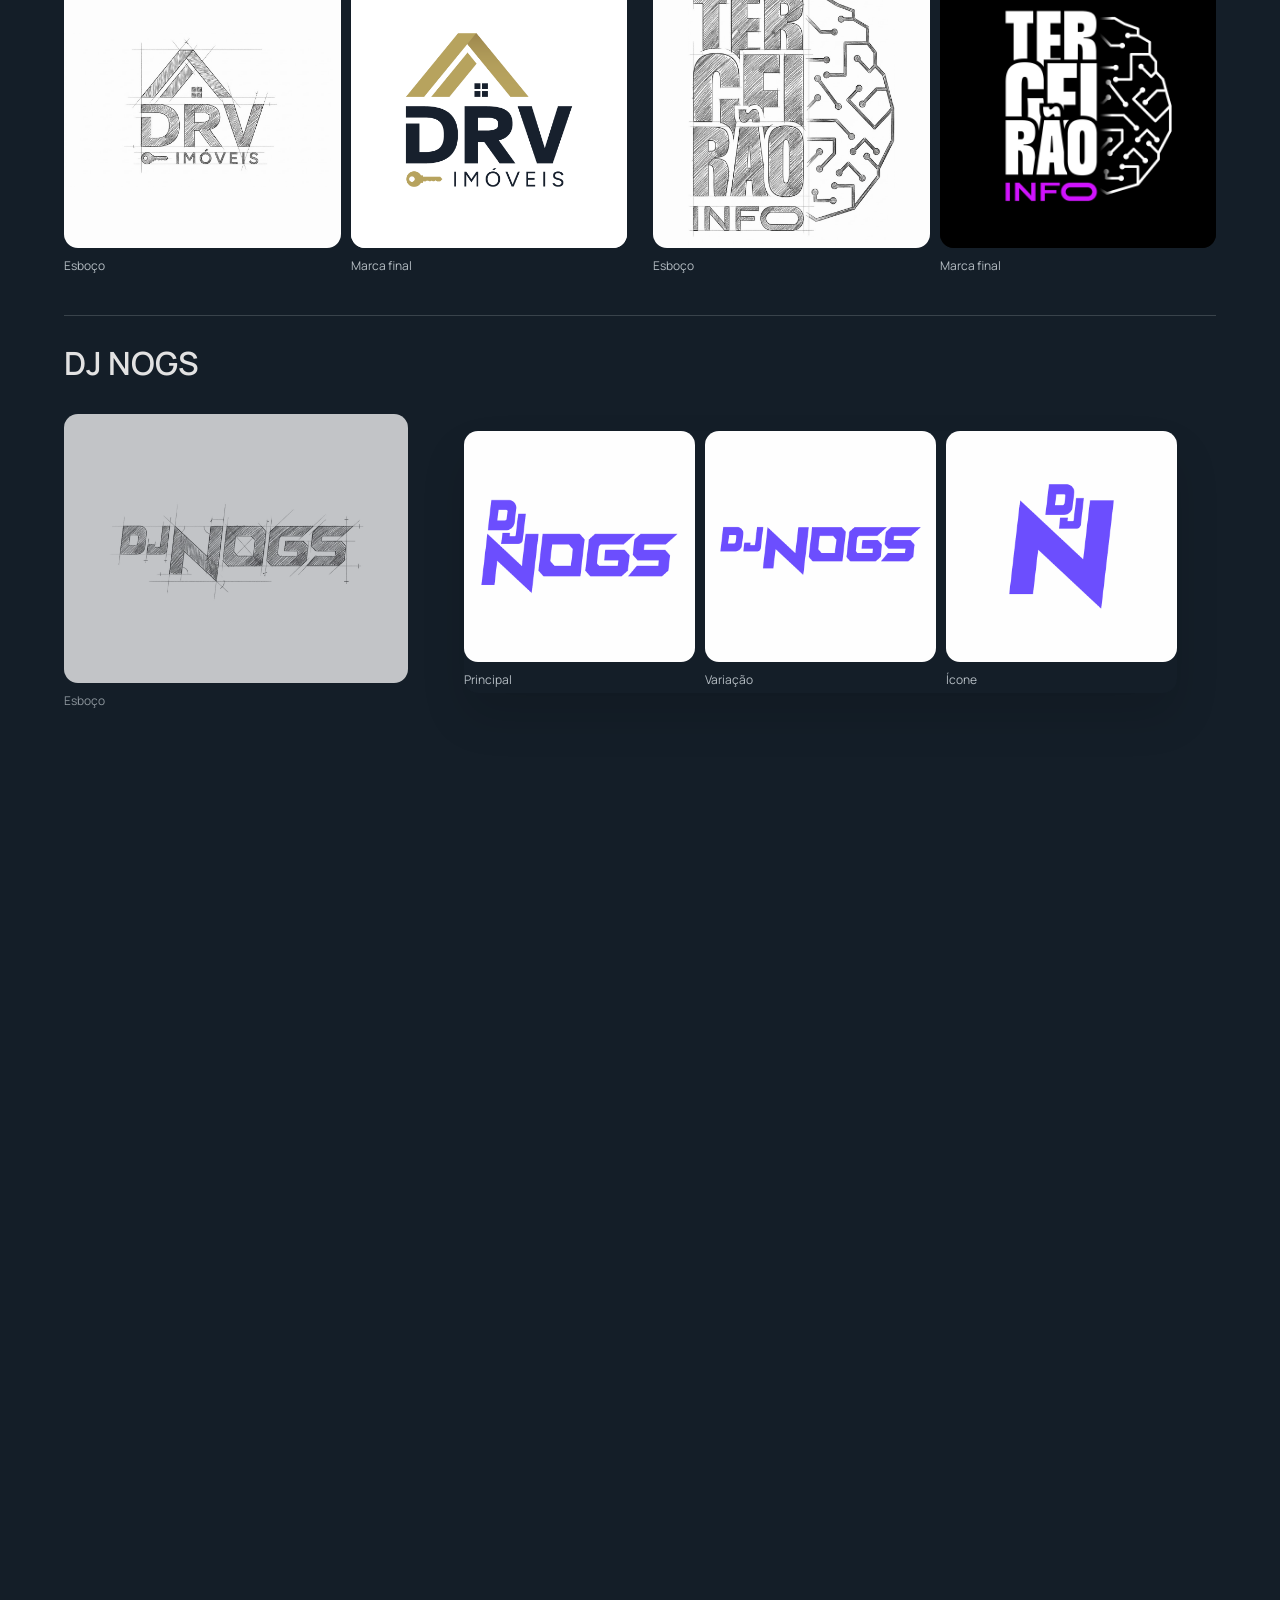
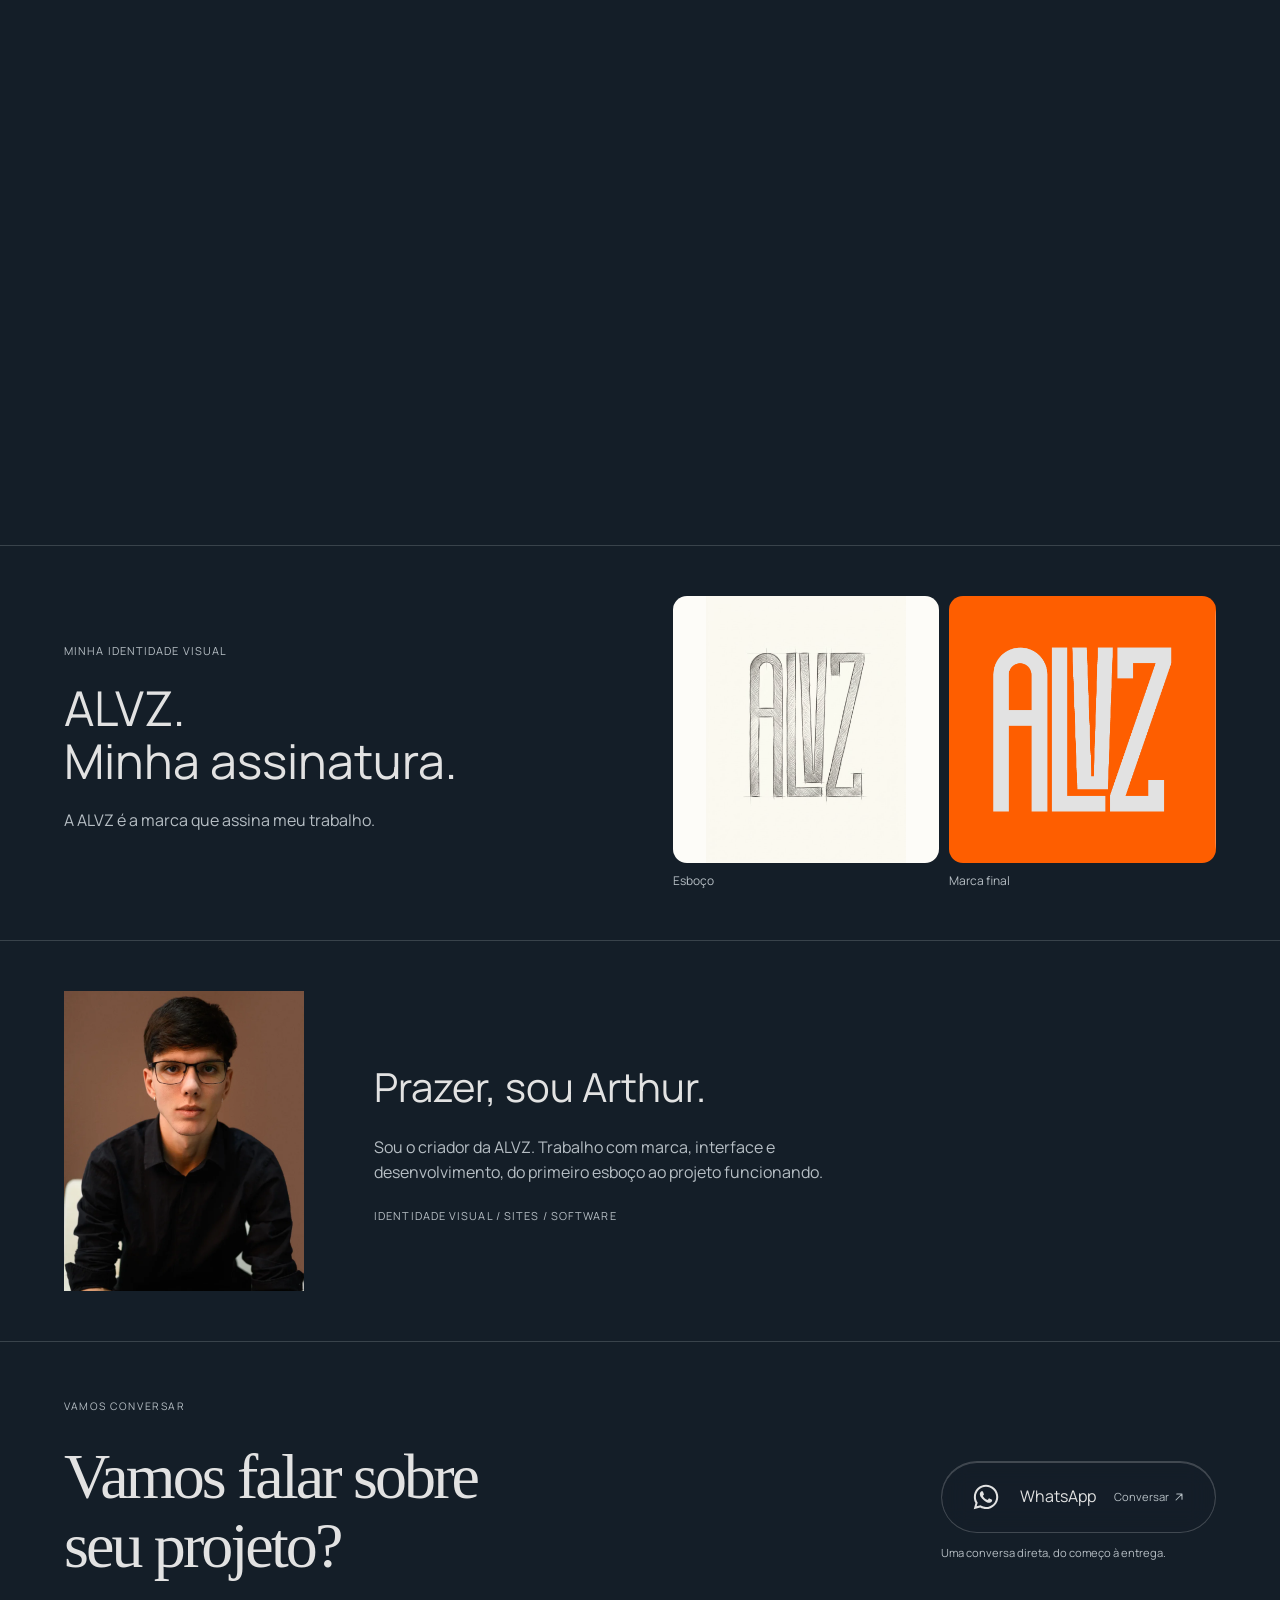
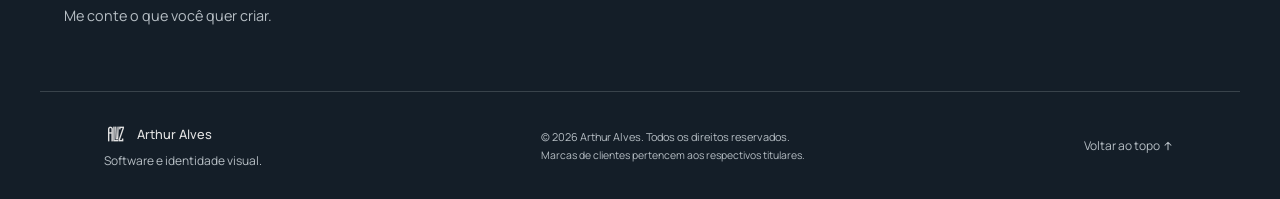
<file: experimental.html>
<!doctype html>
<html lang="pt-BR"><head><meta charset="utf-8"><meta name="viewport" content="width=device-width,initial-scale=1"><title>Arthur Alves | Sites, Sistemas e Identidade Visual — ALVZ</title><meta name="description" content="Conheça o trabalho de Arthur Alves, criador da ALVZ: identidade visual, desenvolvimento de sites e sistemas."><link rel="stylesheet" href="minimal.css"><link rel="stylesheet" href="portfolio.css"><link rel="stylesheet" href="motion.css"><link rel="stylesheet" href="inline.css"><link rel="stylesheet" href="hero-polish.css?v=scroll-cue"><link rel="stylesheet" href="contact.css?v=arrow"><link rel="stylesheet" href="layout-motion.css"><link rel="icon" type="image/svg+xml" href="assets/alvz-icon.svg?v=white"><link rel="stylesheet" href="project-showcase.css"><link rel="stylesheet" href="brand-display.css?v=invitation-models"><link rel="stylesheet" href="scroll-scenes.css?v=invitation-orbit"></head><body>
<header><a href="#"><img src="assets/alvz-signature.svg" alt="Arthur Alves — Software e IA" width="210" height="62"></a><nav><a href="#projetos">Trabalhos</a><a href="#sobre">Eu</a></nav></header>
<main><section class="motion-hero"><picture><source media="(min-width: 1000px)" srcset="assets/arthur-desktop.webp"><img class="hero-photo" src="assets/arthur.webp" srcset="assets/arthur-600.webp 600w, assets/arthur.webp 1200w" sizes="100vw" alt="Arthur Alves" width="1200" height="1804" fetchpriority="high"></picture><div class="hero-shade"></div><div class="hero-editorial"><p>ARTHUR ALVES — PORTFÓLIO</p><h1>Da ideia<br><em>à presença.</em></h1><div class="hero-bottom"><p>Crio identidades visuais e desenvolvo sites e sistemas.</p><div class="scroll-cue"><span class="scroll-orbit" aria-hidden="true"><svg viewBox="0 0 24 24" fill="none" stroke="currentColor" stroke-width="1.5" stroke-linecap="round" stroke-linejoin="round"><path d="m6 7 6 6 6-6M6 12l6 6 6-6"/></svg></span><span class="scroll-label">Role para ver os projetos</span></div></div></div></section>
<section id="projetos" class="project-showcase" aria-labelledby="projects-title">
  <div class="project-heading"><small>PORTFÓLIO</small><h2 id="projects-title">Projetos selecionados</h2></div>
  <article class="project-feature">
    <div class="feature-copy"><small>CATÁLOGO IMOBILIÁRIO</small><h3>RA Broker</h3><p>Desenvolvi para a imobiliária RA Broker um catálogo digital dos imóveis de Porteirinha e região, com busca por cidade e filtros por tipo e faixa de preço.</p><a class="project-link" href="https://catalogo.rabroker.com.br/">Ver catálogo da RA Broker <svg aria-hidden="true" focusable="false" viewBox="0 0 16 16" fill="none" stroke="currentColor" stroke-width="1.4" stroke-linecap="round" stroke-linejoin="round" width="1em" height="1em" style="vertical-align:-.125em;margin-inline:.15em;flex:none"><use href="assets/arrows.svg#up-right"/></svg></a></div>
    <div class="feature-stage">
      <figure id="broker-preview" class="project-frame"><img src="assets/catalogo-screen.png" alt="Lista de imóveis do catálogo RA Broker" width="1440" height="1000" loading="lazy"><figcaption aria-live="polite">Listagem de imóveis com busca e filtros.</figcaption></figure>
      <div class="project-steps" role="group" aria-label="Etapas do catálogo" hidden>
        <button type="button" data-preview="browse" aria-pressed="true" aria-controls="broker-preview"><span>01</span> Buscar</button>
        <button type="button" data-preview="view" aria-pressed="false" aria-controls="broker-preview"><span>02</span> Ver imóvel</button>
      </div>
    </div>
  </article>
  <article class="project-feature gamecamp-feature">
    <div class="feature-copy"><small>CAMPEONATOS</small><h3>Gamecamp</h3><p>Uma visão geral para acompanhar equipes, partidas e placares.</p><span class="project-status">Em desenvolvimento</span><br><a class="project-link" href="https://gamecamp-lyart.vercel.app/">Abrir Gamecamp <svg aria-hidden="true" focusable="false" viewBox="0 0 16 16" fill="none" stroke="currentColor" stroke-width="1.4" stroke-linecap="round" stroke-linejoin="round" width="1em" height="1em" style="vertical-align:-.125em;margin-inline:.15em;flex:none"><use href="assets/arrows.svg#up-right"/></svg></a></div>
    <figure class="gamecamp-phone"><div class="phone-stage"><div class="phone-shell"><img src="assets/gamecamp-phone.webp" alt="Painel do Gamecamp em celular, com equipes, campeonatos e placar de exemplo" width="780" height="1640" loading="lazy"></div></div><figcaption>Interface mobile · dados de exemplo.</figcaption></figure>
  </article>
  <article class="project-feature invitation-feature" id="useenvio">
    <div class="feature-copy">
      <small>CONVITES DIGITAIS</small>
      <h3>Useenvio</h3>
      <p>Convites digitais para casamentos e festas de 15 anos, com confirmação de presença e gestão da lista de convidados.</p>
    </div>
    <div class="invitation-gallery">
      <a class="invitation-preview" href="https://useenvio.alvz.com.br/c/evt_modelo-marina-e-rafael" target="_blank" rel="noopener">
        <img src="assets/useenvio-convite.webp" alt="" width="860" height="1520" loading="lazy">
        <span class="invitation-kind">Casamento</span>
        <span>Marina e Rafael <svg aria-hidden="true" focusable="false" viewBox="0 0 16 16" fill="none" stroke="currentColor" stroke-width="1.4" stroke-linecap="round" stroke-linejoin="round" width="1em" height="1em" style="vertical-align:-.125em;margin-inline:.15em;flex:none"><use href="assets/arrows.svg#up-right"/></svg></span>
      </a>
      <a class="invitation-preview" href="https://useenvio.alvz.com.br/c/evt_15anoselisa" target="_blank" rel="noopener">
        <img src="assets/useenvio-elisa.webp?v=useenvio" alt="" width="860" height="1520" loading="lazy">
        <span class="invitation-kind">15 anos</span>
        <span>Elisa <svg aria-hidden="true" focusable="false" viewBox="0 0 16 16" fill="none" stroke="currentColor" stroke-width="1.4" stroke-linecap="round" stroke-linejoin="round" width="1em" height="1em" style="vertical-align:-.125em;margin-inline:.15em;flex:none"><use href="assets/arrows.svg#up-right"/></svg></span>
      </a>
    </div>
  </article>
  <div class="project-notes">
    <article><small>FINANÇAS</small><h3>USEIVI</h3><p>Organização de contas, cartões e despesas em uma visão mensal.</p></article>
  </div>
</section>
<section class="identities"><h2>Identidades visuais</h2><div class="identity-collection"><article class="identity-pair brand-inline drv-identity"><h3>DRV Imóveis</h3><div class="identity-plates"><figure><div class="identity-plate plate-sketch"><img src="assets/drv-sketch.png" alt="Esboço da identidade DRV Imóveis" loading="lazy"></div><figcaption>Esboço</figcaption></figure><figure><div class="identity-plate plate-final"><img src="assets/drv.webp" alt="Marca final DRV Imóveis" loading="lazy"></div><figcaption>Marca final</figcaption></figure></div></article><article class="identity-pair brand-inline info-identity"><h3>Terceirão Info</h3><div class="identity-plates"><figure><div class="identity-plate plate-sketch"><img src="assets/terceirao-sketch.png" alt="Esboço da identidade Terceirão Info" loading="lazy"></div><figcaption>Esboço</figcaption></figure><figure><div class="identity-plate plate-final"><img src="assets/terceirao.webp" alt="Marca final Terceirão Info" loading="lazy"></div><figcaption>Marca final</figcaption></figure></div></article><article class="dj-showcase brand-inline">
  <div class="dj-heading"><h3>DJ NOGS</h3><div class="project-steps dj-controls" role="group" aria-label="Famílias de cor DJ NOGS" hidden><button type="button" data-family="purple" aria-pressed="true">Roxo</button><button type="button" data-family="gradient" aria-pressed="false">Degradê</button><button type="button" data-family="white" aria-pressed="false">Branco</button></div></div>
  <div class="dj-layout"><figure class="dj-sketch"><div class="identity-plate plate-sketch"><img src="assets/dj-nogs-sketch.png" alt="Esboço horizontal DJ NOGS" loading="lazy"></div><figcaption>Esboço</figcaption></figure>
  <div id="dj-family" class="dj-family"><div class="dj-variants dj-purple" data-family-panel="purple" aria-label="Família Roxo"><figure><div class="identity-plate"><img src="assets/dj-purple-main.webp" alt="DJ NOGS: principal — roxo" width="720" height="720" loading="lazy"></div><figcaption>Principal</figcaption></figure><figure><div class="identity-plate"><img src="assets/dj-purple-variation.webp" alt="DJ NOGS: variação — roxo" width="720" height="720" loading="lazy"></div><figcaption>Variação</figcaption></figure><figure><div class="identity-plate"><img src="assets/dj-purple-icon.webp" alt="DJ NOGS: ícone — roxo" width="720" height="720" loading="lazy"></div><figcaption>Ícone</figcaption></figure></div><div class="dj-variants dj-gradient" data-family-panel="gradient" aria-label="Família Degradê" hidden><figure><div class="identity-plate"><img src="assets/dj-gradient-main.webp" alt="DJ NOGS: principal — degradê" width="720" height="720" loading="lazy"></div><figcaption>Principal</figcaption></figure><figure><div class="identity-plate"><img src="assets/dj-gradient-variation.webp" alt="DJ NOGS: variação — degradê" width="720" height="720" loading="lazy"></div><figcaption>Variação</figcaption></figure><figure><div class="identity-plate"><img src="assets/dj-gradient-icon.webp" alt="DJ NOGS: ícone — degradê" width="720" height="720" loading="lazy"></div><figcaption>Ícone</figcaption></figure></div><div class="dj-variants dj-white" data-family-panel="white" aria-label="Família Branco" hidden><figure><div class="identity-plate"><img src="assets/dj-white-main.webp" alt="DJ NOGS: principal — branco" width="720" height="720" loading="lazy"></div><figcaption>Principal</figcaption></figure><figure><div class="identity-plate"><img src="assets/dj-white-variation.webp" alt="DJ NOGS: variação — branco" width="720" height="720" loading="lazy"></div><figcaption>Variação</figcaption></figure><figure><div class="identity-plate"><img src="assets/dj-white-icon.webp" alt="DJ NOGS: ícone — branco" width="720" height="720" loading="lazy"></div><figcaption>Ícone</figcaption></figure></div></div></div>
</article></div></section><section class="studio-brand"><div><small>MINHA IDENTIDADE VISUAL</small><h2>ALVZ.<br>Minha assinatura.</h2><p>A ALVZ é a marca que assina meu trabalho.</p></div><div class="brand-mark"><article class="identity-pair brand-inline alvz-identity"><h3>ALVZ</h3><div class="identity-plates"><figure><div class="identity-plate plate-sketch"><img src="assets/alvz-sketch.png" alt="Esboço da identidade ALVZ" loading="lazy"></div><figcaption>Esboço</figcaption></figure><figure><div class="identity-plate plate-final"><img src="assets/brand.png" alt="Marca final ALVZ" loading="lazy"></div><figcaption>Marca final</figcaption></figure></div></article></div></section><section id="sobre" class="about"><img src="assets/arthur-about.webp" alt="Arthur Alves, de óculos" width="720" height="1082" loading="lazy"><div><h2>Prazer, sou Arthur.</h2><p>Sou o criador da ALVZ. Trabalho com marca, interface e desenvolvimento, do primeiro esboço ao projeto funcionando.</p><small>IDENTIDADE VISUAL / SITES / SOFTWARE</small></div></section><section id="contato" class="contact-section" aria-labelledby="contact-title"><div><small>VAMOS CONVERSAR</small><h2 id="contact-title">Vamos falar sobre<br>seu projeto?</h2><p>Me conte o que você quer criar.</p></div><div class="contact-action"><a class="whatsapp-link" href="https://wa.me/5538988421263" aria-describedby="contact-status"><svg aria-hidden="true" focusable="false" fill="currentColor" viewBox="0 0 448 512"><!--! Font Awesome Free 6.7.2 by @fontawesome - https://fontawesome.com License - https://fontawesome.com/license/free (Icons: CC BY 4.0, Fonts: SIL OFL 1.1, Code: MIT License) Copyright 2024 Fonticons, Inc. --><path d="M380.9 97.1C339 55.1 283.2 32 223.9 32c-122.4 0-222 99.6-222 222 0 39.1 10.2 77.3 29.6 111L0 480l117.7-30.9c32.4 17.7 68.9 27 106.1 27h.1c122.3 0 224.1-99.6 224.1-222 0-59.3-25.2-115-67.1-157zm-157 341.6c-33.2 0-65.7-8.9-94-25.7l-6.7-4-69.8 18.3L72 359.2l-4.4-7c-18.5-29.4-28.2-63.3-28.2-98.2 0-101.7 82.8-184.5 184.6-184.5 49.3 0 95.6 19.2 130.4 54.1 34.8 34.9 56.2 81.2 56.1 130.5 0 101.8-84.9 184.6-186.6 184.6zm101.2-138.2c-5.5-2.8-32.8-16.2-37.9-18-5.1-1.9-8.8-2.8-12.5 2.8-3.7 5.6-14.3 18-17.6 21.8-3.2 3.7-6.5 4.2-12 1.4-32.6-16.3-54-29.1-75.5-66-5.7-9.8 5.7-9.1 16.3-30.3 1.8-3.7.9-6.9-.5-9.7-1.4-2.8-12.5-30.1-17.1-41.2-4.5-10.8-9.1-9.3-12.5-9.5-3.2-.2-6.9-.2-10.6-.2-3.7 0-9.7 1.4-14.8 6.9-5.1 5.6-19.4 19-19.4 46.3 0 27.3 19.9 53.7 22.6 57.4 2.8 3.7 39.1 59.7 94.8 83.8 35.2 15.2 49 16.5 66.6 13.9 10.7-1.6 32.8-13.4 37.4-26.4 4.6-13 4.6-24.1 3.2-26.4-1.3-2.5-5-3.9-10.5-6.6z"/></svg><span>WhatsApp <small>Conversar <svg aria-hidden="true" focusable="false" viewBox="0 0 16 16" fill="none" stroke="currentColor" stroke-width="1.4" stroke-linecap="round" stroke-linejoin="round" width="12" height="12"><use href="assets/arrows.svg#up-right"/></svg></small></span></a><p id="contact-status">Uma conversa direta, do começo à entrega.</p></div></section></main><footer class="site-footer"><div><strong class="footer-signature"><img src="assets/alvz-footer.webp" alt="ALVZ" width="24" height="24">Arthur Alves</strong><span>Software e identidade visual.</span></div><p>© 2026 Arthur Alves. Todos os direitos reservados.<br><small>Marcas de clientes pertencem aos respectivos titulares.</small></p><a href="#">Voltar ao topo <svg aria-hidden="true" focusable="false" viewBox="0 0 16 16" fill="none" stroke="currentColor" stroke-width="1.4" stroke-linecap="round" stroke-linejoin="round" width="1em" height="1em" style="vertical-align:-.125em;margin-inline:.15em;flex:none"><use href="assets/arrows.svg#up"/></svg></a></footer><script src="motion.js"></script><script src="inline.js?v=ra-broker"></script><script src="contact-config.js"></script><script src="contact.js?v=arrow"></script><script src="layout-motion.js"></script><script src="scroll-scenes.js?v=invitation-orbit"></script></body></html>
</file>
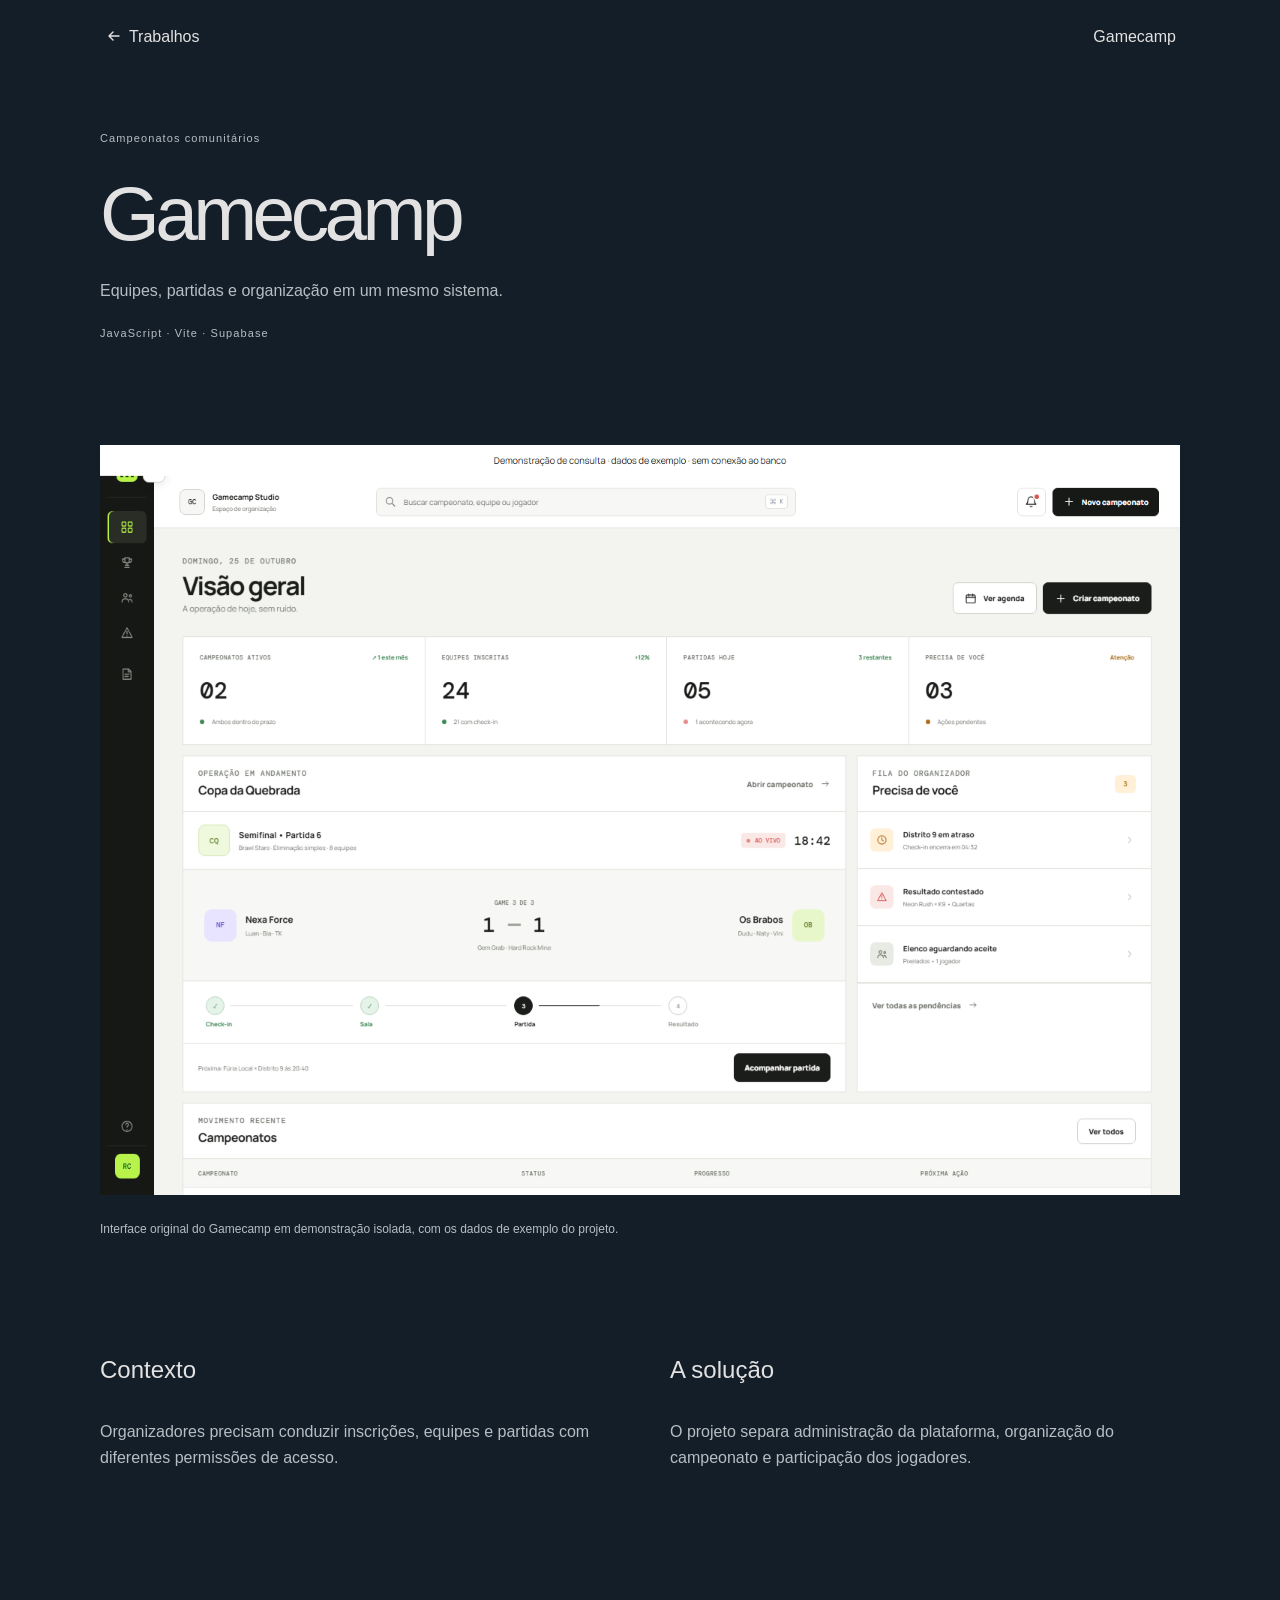
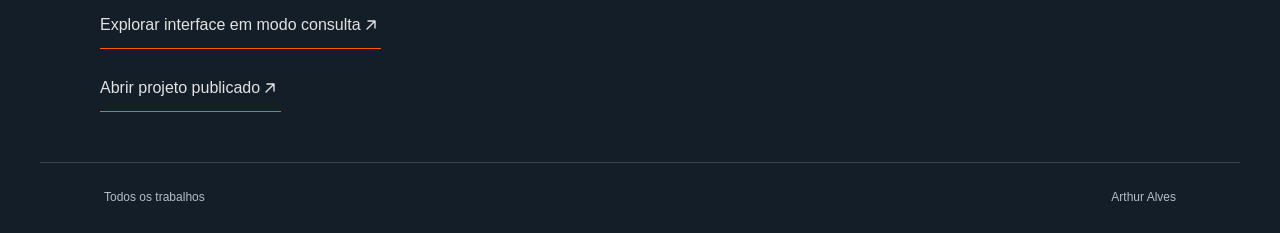
<file: gamecamp.html>
<!doctype html><html lang="pt-BR"><head><meta charset="utf-8"><meta name="viewport" content="width=device-width,initial-scale=1"><title>Gamecamp — Arthur Alves</title><link rel="stylesheet" href="minimal.css"><link rel="stylesheet" href="portfolio.css"></head><body><header><a href="index.html#projetos"><svg aria-hidden="true" focusable="false" viewBox="0 0 16 16" fill="none" stroke="currentColor" stroke-width="1.4" stroke-linecap="round" stroke-linejoin="round" width="1em" height="1em" style="vertical-align:-.125em;margin-inline:.15em;flex:none"><use href="assets/arrows.svg#left"/></svg> Trabalhos</a><span>Gamecamp</span></header><main><section class="case-head"><small>Campeonatos comunitários</small><h1>Gamecamp</h1><p>Equipes, partidas e organização em um mesmo sistema.</p><small>JavaScript · Vite · Supabase</small></section><section><a href="assets/gamecamp-demo.png" target="_blank" rel="noopener"><img class="case-screen" src="assets/gamecamp-demo.png" alt="Painel de organização do Gamecamp" width="1440" height="1000"></a><p class="note">Interface original do Gamecamp em demonstração isolada, com os dados de exemplo do projeto.</p></section><section class="case-copy"><div><h2>Contexto</h2><p>Organizadores precisam conduzir inscrições, equipes e partidas com diferentes permissões de acesso.</p></div><div><h2>A solução</h2><p>O projeto separa administração da plataforma, organização do campeonato e participação dos jogadores.</p></div></section><section><a class="project-link" href="demos/gamecamp/">Explorar interface em modo consulta <svg aria-hidden="true" focusable="false" viewBox="0 0 16 16" fill="none" stroke="currentColor" stroke-width="1.4" stroke-linecap="round" stroke-linejoin="round" width="1em" height="1em" style="vertical-align:-.125em;margin-inline:.15em;flex:none"><use href="assets/arrows.svg#up-right"/></svg></a><br><a class="project-link" href="https://gamecamp-lyart.vercel.app" target="_blank" rel="noopener">Abrir projeto publicado <svg aria-hidden="true" focusable="false" viewBox="0 0 16 16" fill="none" stroke="currentColor" stroke-width="1.4" stroke-linecap="round" stroke-linejoin="round" width="1em" height="1em" style="vertical-align:-.125em;margin-inline:.15em;flex:none"><use href="assets/arrows.svg#up-right"/></svg></a></section></main><footer><a href="index.html#projetos">Todos os trabalhos</a><span>Arthur Alves</span></footer></body></html>
</file>
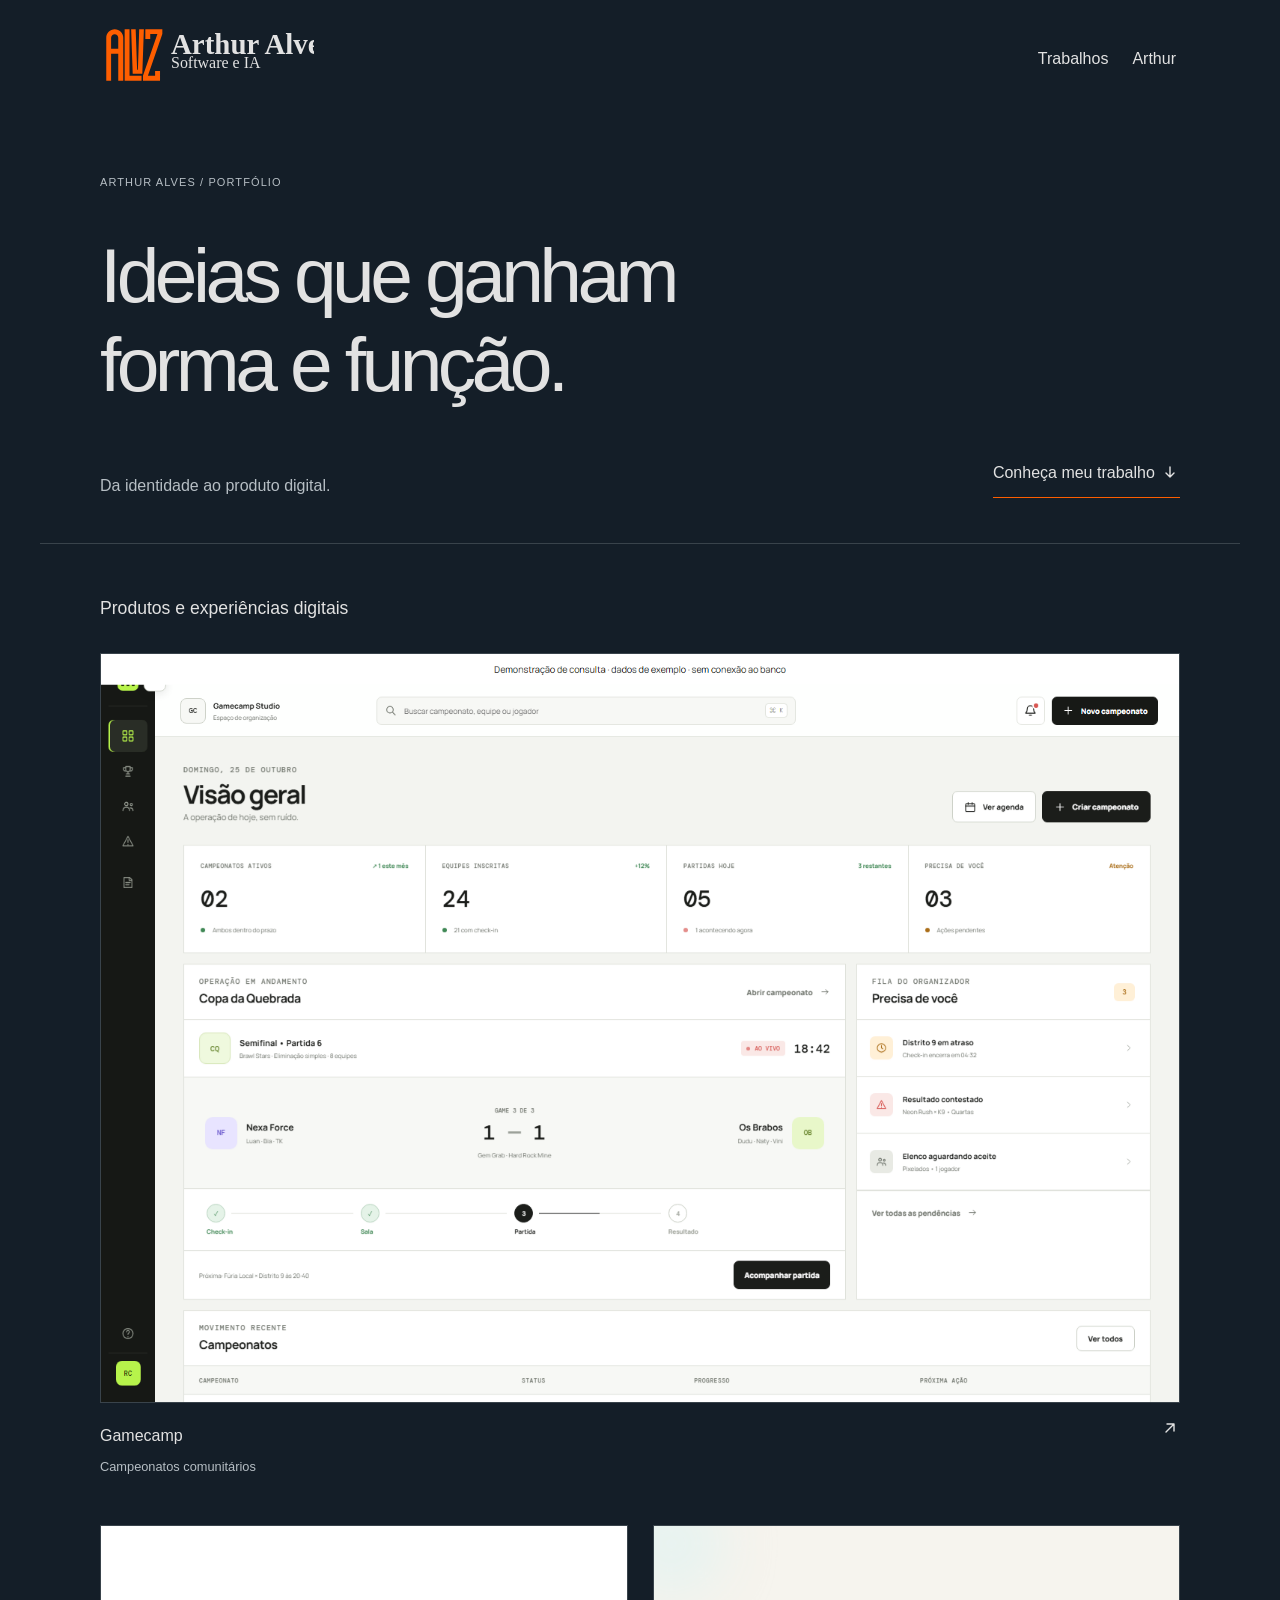
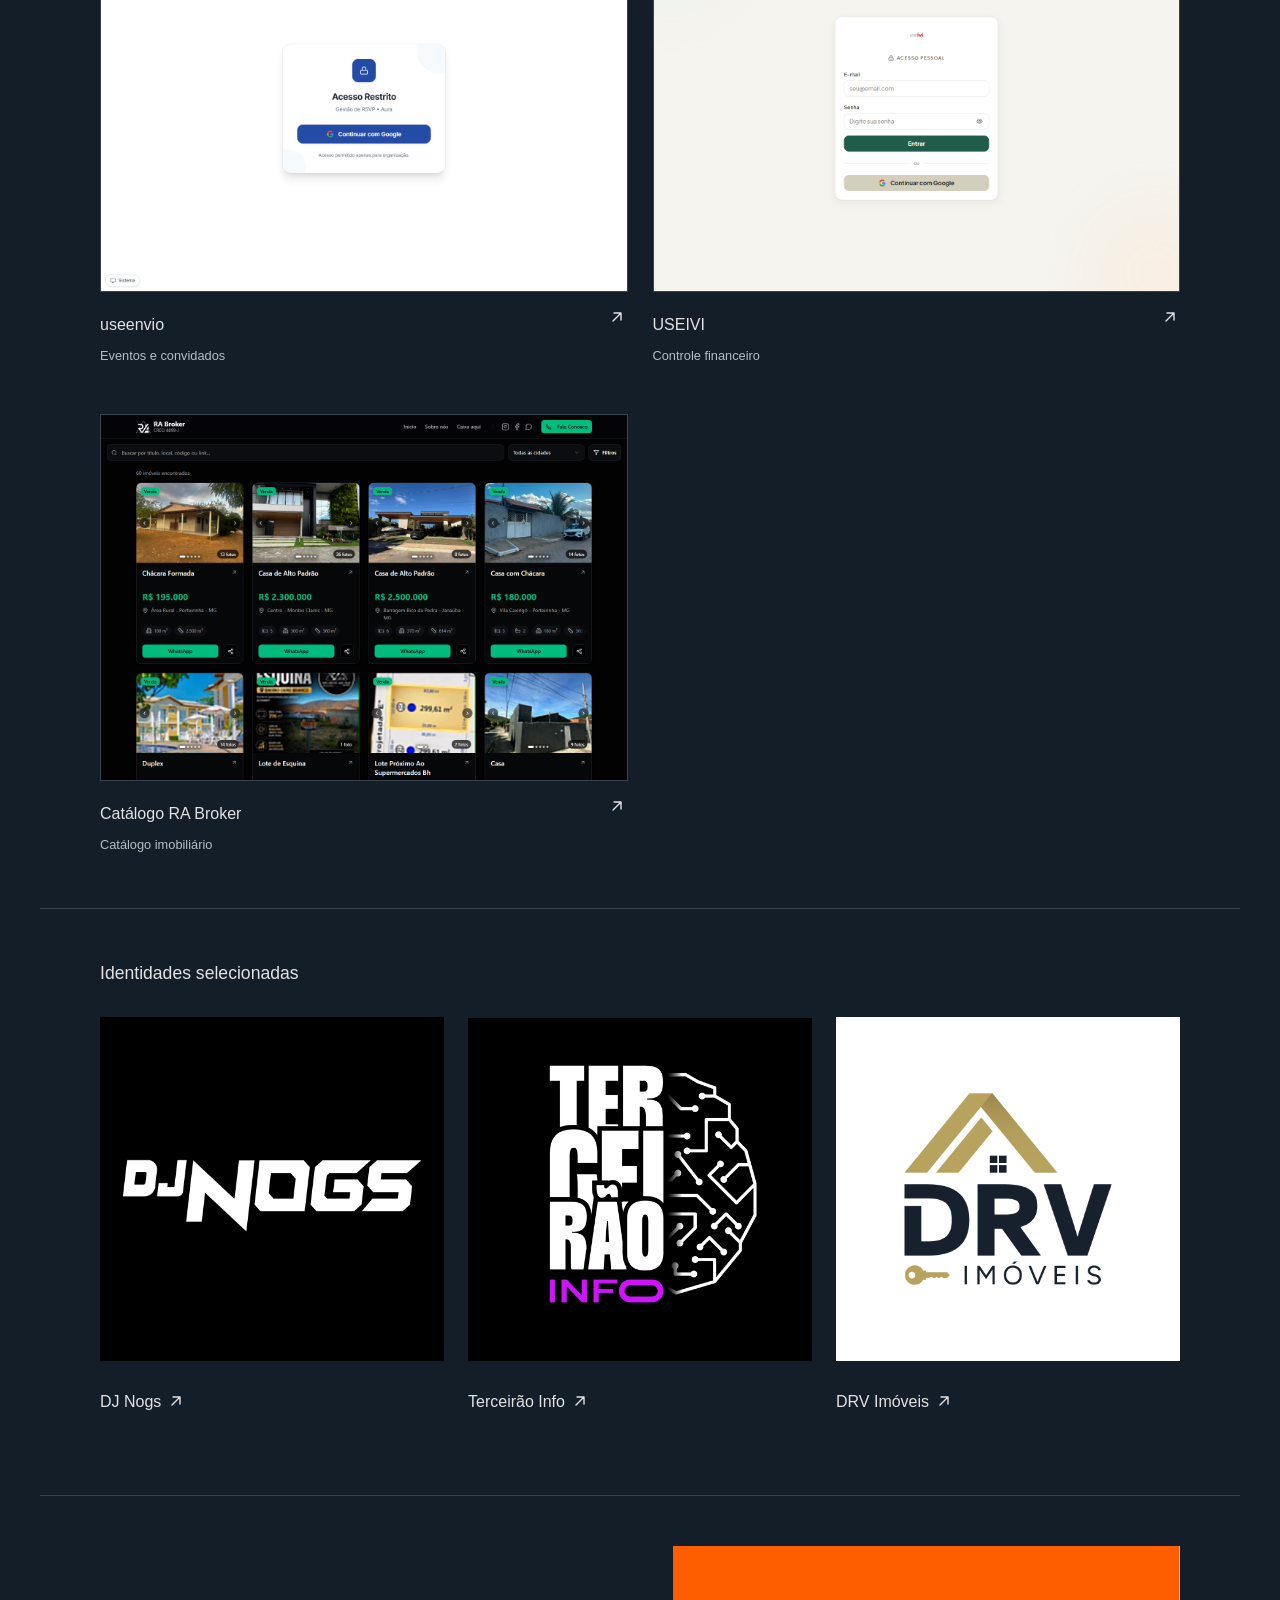
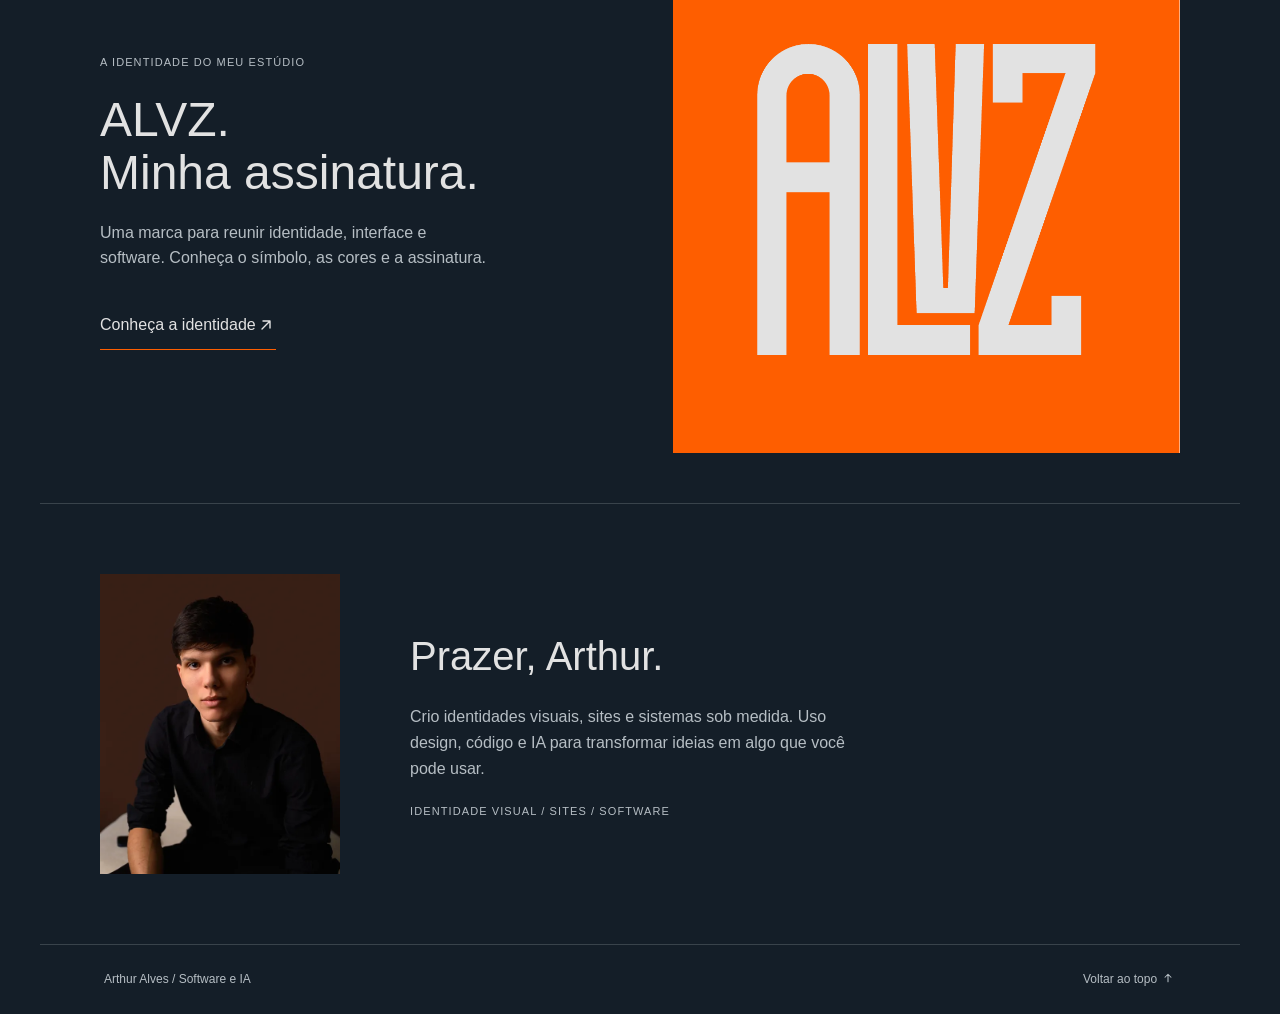
<file: previous.html>
<!doctype html>
<html lang="pt-BR"><head><meta charset="utf-8"><meta name="viewport" content="width=device-width,initial-scale=1"><title>Arthur Alves — Produtos e experiências digitais</title><link rel="stylesheet" href="minimal.css"><link rel="stylesheet" href="portfolio.css"></head><body>
<header><a href="#"><img src="assets/signature.svg" alt="Arthur Alves — Software e IA" width="210" height="62"></a><nav><a href="#projetos">Trabalhos</a><a href="#sobre">Arthur</a></nav></header>
<main><section class="hero"><p>ARTHUR ALVES / PORTFÓLIO</p><h1 style="display:block;font-size:clamp(2.8rem,6vw,5rem)">Ideias que ganham<br>forma e função.</h1><div class="intro"><p>Da identidade ao produto digital.</p><a href="#projetos">Conheça meu trabalho <svg aria-hidden="true" focusable="false" viewBox="0 0 16 16" fill="none" stroke="currentColor" stroke-width="1.4" stroke-linecap="round" stroke-linejoin="round" width="1em" height="1em" style="vertical-align:-.125em;margin-inline:.15em;flex:none"><use href="assets/arrows.svg#down"/></svg></a></div></section>
<section id="projetos"><h2>Produtos e experiências digitais</h2><div class="projects software-projects"><article><a class="work-link" href="gamecamp.html"><img class="work-image" src="assets/gamecamp-demo.png" alt="Painel de organização do Gamecamp" width="1440" height="1000" loading="lazy"><div class="work-caption"><h3>Gamecamp</h3><span><svg aria-hidden="true" focusable="false" viewBox="0 0 16 16" fill="none" stroke="currentColor" stroke-width="1.4" stroke-linecap="round" stroke-linejoin="round" width="1em" height="1em" style="vertical-align:-.125em;margin-inline:.15em;flex:none"><use href="assets/arrows.svg#up-right"/></svg></span></div><p>Campeonatos comunitários</p></a></article><article><a class="work-link" href="useenvio.html"><img class="work-image" src="assets/zenvio-screen.png" alt="Tela de acesso de useenvio" width="1440" height="1000" loading="lazy"><div class="work-caption"><h3>useenvio</h3><span><svg aria-hidden="true" focusable="false" viewBox="0 0 16 16" fill="none" stroke="currentColor" stroke-width="1.4" stroke-linecap="round" stroke-linejoin="round" width="1em" height="1em" style="vertical-align:-.125em;margin-inline:.15em;flex:none"><use href="assets/arrows.svg#up-right"/></svg></span></div><p>Eventos e convidados</p></a></article><article><a class="work-link" href="useivi.html"><img class="work-image" src="assets/zive-screen.png" alt="Tela de acesso de USEIVI" width="1440" height="1000" loading="lazy"><div class="work-caption"><h3>USEIVI</h3><span><svg aria-hidden="true" focusable="false" viewBox="0 0 16 16" fill="none" stroke="currentColor" stroke-width="1.4" stroke-linecap="round" stroke-linejoin="round" width="1em" height="1em" style="vertical-align:-.125em;margin-inline:.15em;flex:none"><use href="assets/arrows.svg#up-right"/></svg></span></div><p>Controle financeiro</p></a></article><article><a class="work-link" href="catalogo.html"><img class="work-image" src="assets/catalogo-screen.png" alt="Catálogo RA Broker — interface real" width="1440" height="1000" loading="lazy"><div class="work-caption"><h3>Catálogo RA Broker</h3><span><svg aria-hidden="true" focusable="false" viewBox="0 0 16 16" fill="none" stroke="currentColor" stroke-width="1.4" stroke-linecap="round" stroke-linejoin="round" width="1em" height="1em" style="vertical-align:-.125em;margin-inline:.15em;flex:none"><use href="assets/arrows.svg#up-right"/></svg></span></div><p>Catálogo imobiliário</p></a></article></div></section>
<section class="identities"><h2>Identidades selecionadas</h2><div class="projects"><article><a href="assets/dj-nogs.webp"><img src="assets/dj-nogs.webp" alt="Logo DJ Nogs" width="1080" height="1080" style="width:100%;height:auto" loading="lazy"><h3>DJ Nogs <svg aria-hidden="true" focusable="false" viewBox="0 0 16 16" fill="none" stroke="currentColor" stroke-width="1.4" stroke-linecap="round" stroke-linejoin="round" width="1em" height="1em" style="vertical-align:-.125em;margin-inline:.15em;flex:none"><use href="assets/arrows.svg#up-right"/></svg></h3></a></article><article><a href="assets/terceirao.webp"><img src="assets/terceirao.webp" alt="Logo Terceirão Info" width="1200" height="1200" style="width:100%;height:auto" loading="lazy"><h3>Terceirão Info <svg aria-hidden="true" focusable="false" viewBox="0 0 16 16" fill="none" stroke="currentColor" stroke-width="1.4" stroke-linecap="round" stroke-linejoin="round" width="1em" height="1em" style="vertical-align:-.125em;margin-inline:.15em;flex:none"><use href="assets/arrows.svg#up-right"/></svg></h3></a></article><article><a href="assets/drv.webp"><img src="assets/drv.webp" alt="Logo DRV Imóveis" width="1050" height="1050" style="width:100%;height:auto" loading="lazy"><h3>DRV Imóveis <svg aria-hidden="true" focusable="false" viewBox="0 0 16 16" fill="none" stroke="currentColor" stroke-width="1.4" stroke-linecap="round" stroke-linejoin="round" width="1em" height="1em" style="vertical-align:-.125em;margin-inline:.15em;flex:none"><use href="assets/arrows.svg#up-right"/></svg></h3></a></article></div></section><section class="studio-brand"><div><small>A IDENTIDADE DO MEU ESTÚDIO</small><h2>ALVZ.<br>Minha assinatura.</h2><p>Uma marca para reunir identidade, interface e software. Conheça o símbolo, as cores e a assinatura.</p><a class="project-link" href="alvz.html">Conheça a identidade <svg aria-hidden="true" focusable="false" viewBox="0 0 16 16" fill="none" stroke="currentColor" stroke-width="1.4" stroke-linecap="round" stroke-linejoin="round" width="1em" height="1em" style="vertical-align:-.125em;margin-inline:.15em;flex:none"><use href="assets/arrows.svg#up-right"/></svg></a></div><a href="alvz.html" aria-label="Abrir apresentação ALVZ"><img src="assets/brand.png" alt="Monograma ALVZ" width="1000" height="1000" loading="lazy"></a></section><section id="sobre" class="about"><img src="assets/arthur.webp" srcset="assets/arthur-600.webp 600w, assets/arthur.webp 1200w" sizes="240px" alt="Arthur Alves" width="240" height="300"><div><h2>Prazer, Arthur.</h2><p>Crio identidades visuais, sites e sistemas sob medida. Uso design, código e IA para transformar ideias em algo que você pode usar.</p><small>IDENTIDADE VISUAL / SITES / SOFTWARE</small></div></section></main><footer>Arthur Alves / Software e IA <a href="#">Voltar ao topo <svg aria-hidden="true" focusable="false" viewBox="0 0 16 16" fill="none" stroke="currentColor" stroke-width="1.4" stroke-linecap="round" stroke-linejoin="round" width="1em" height="1em" style="vertical-align:-.125em;margin-inline:.15em;flex:none"><use href="assets/arrows.svg#up"/></svg></a></footer><script src="script.js"></script></body></html>
</file>
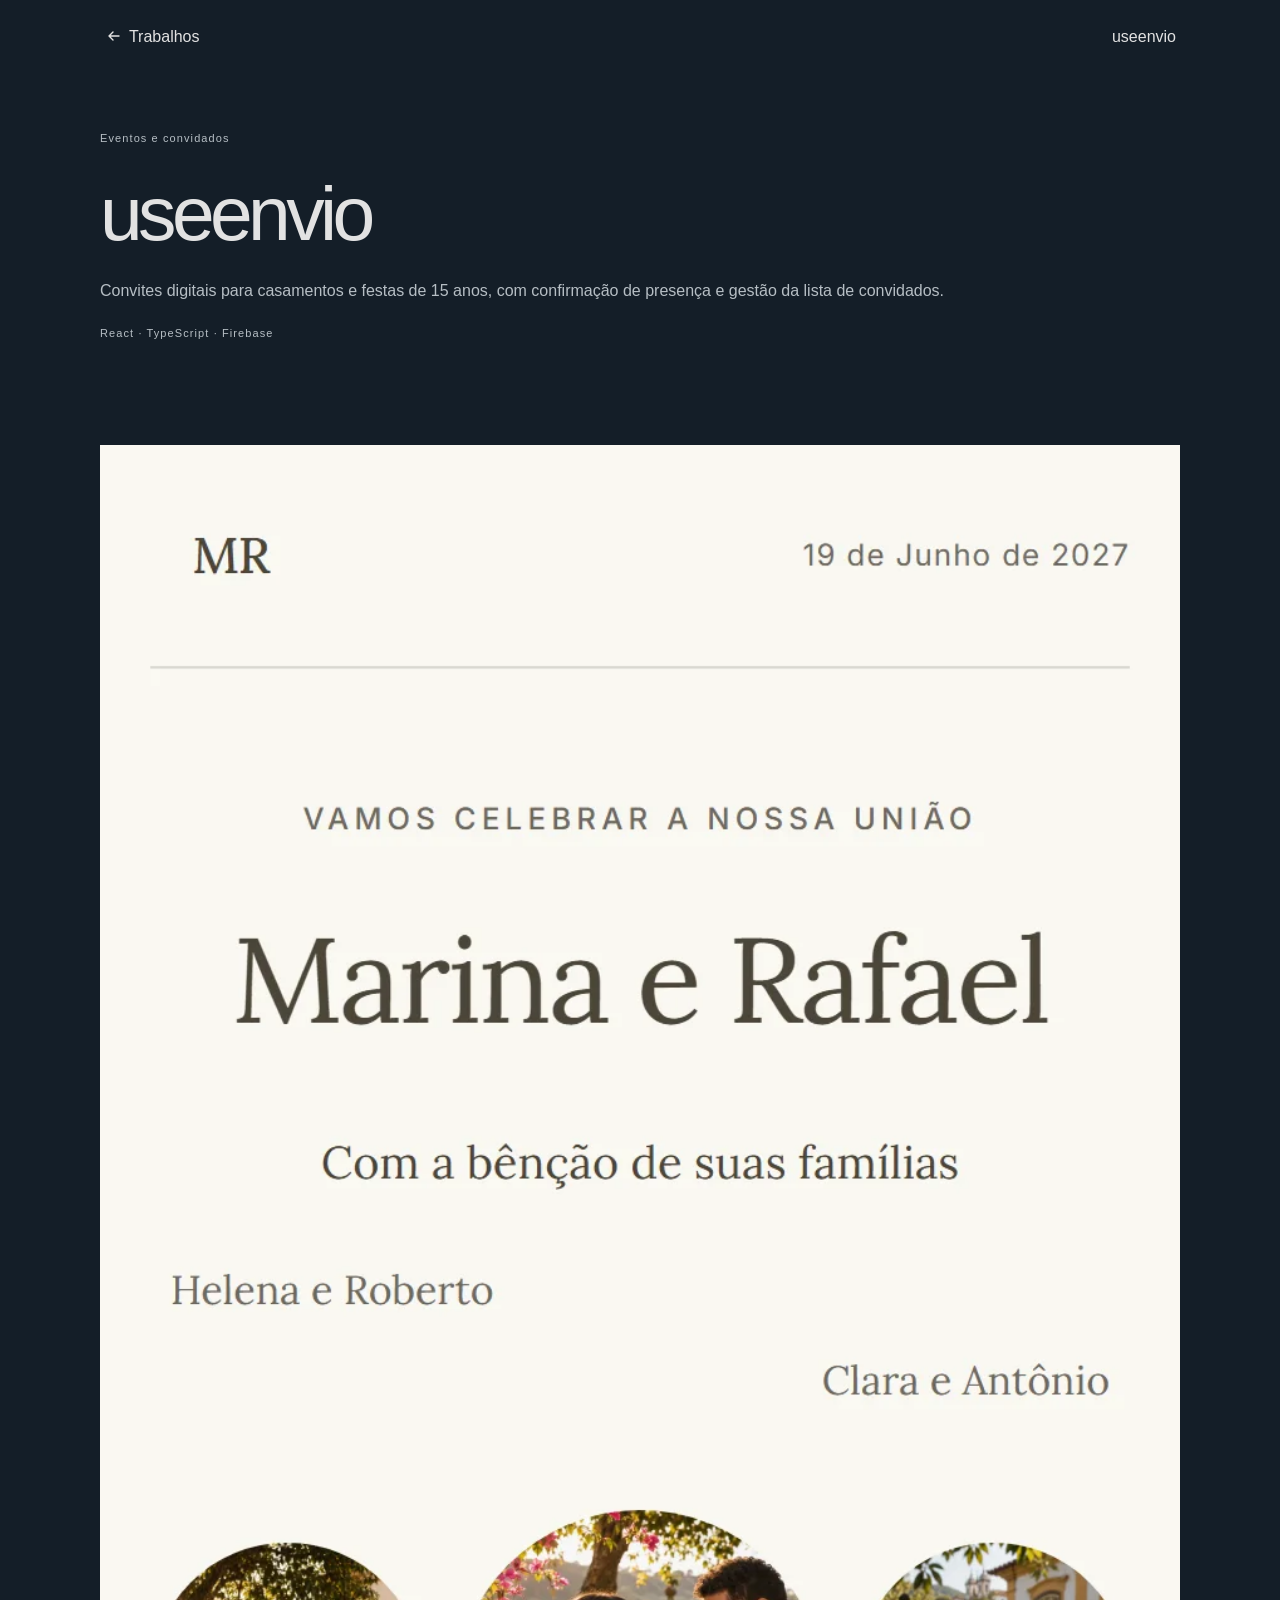
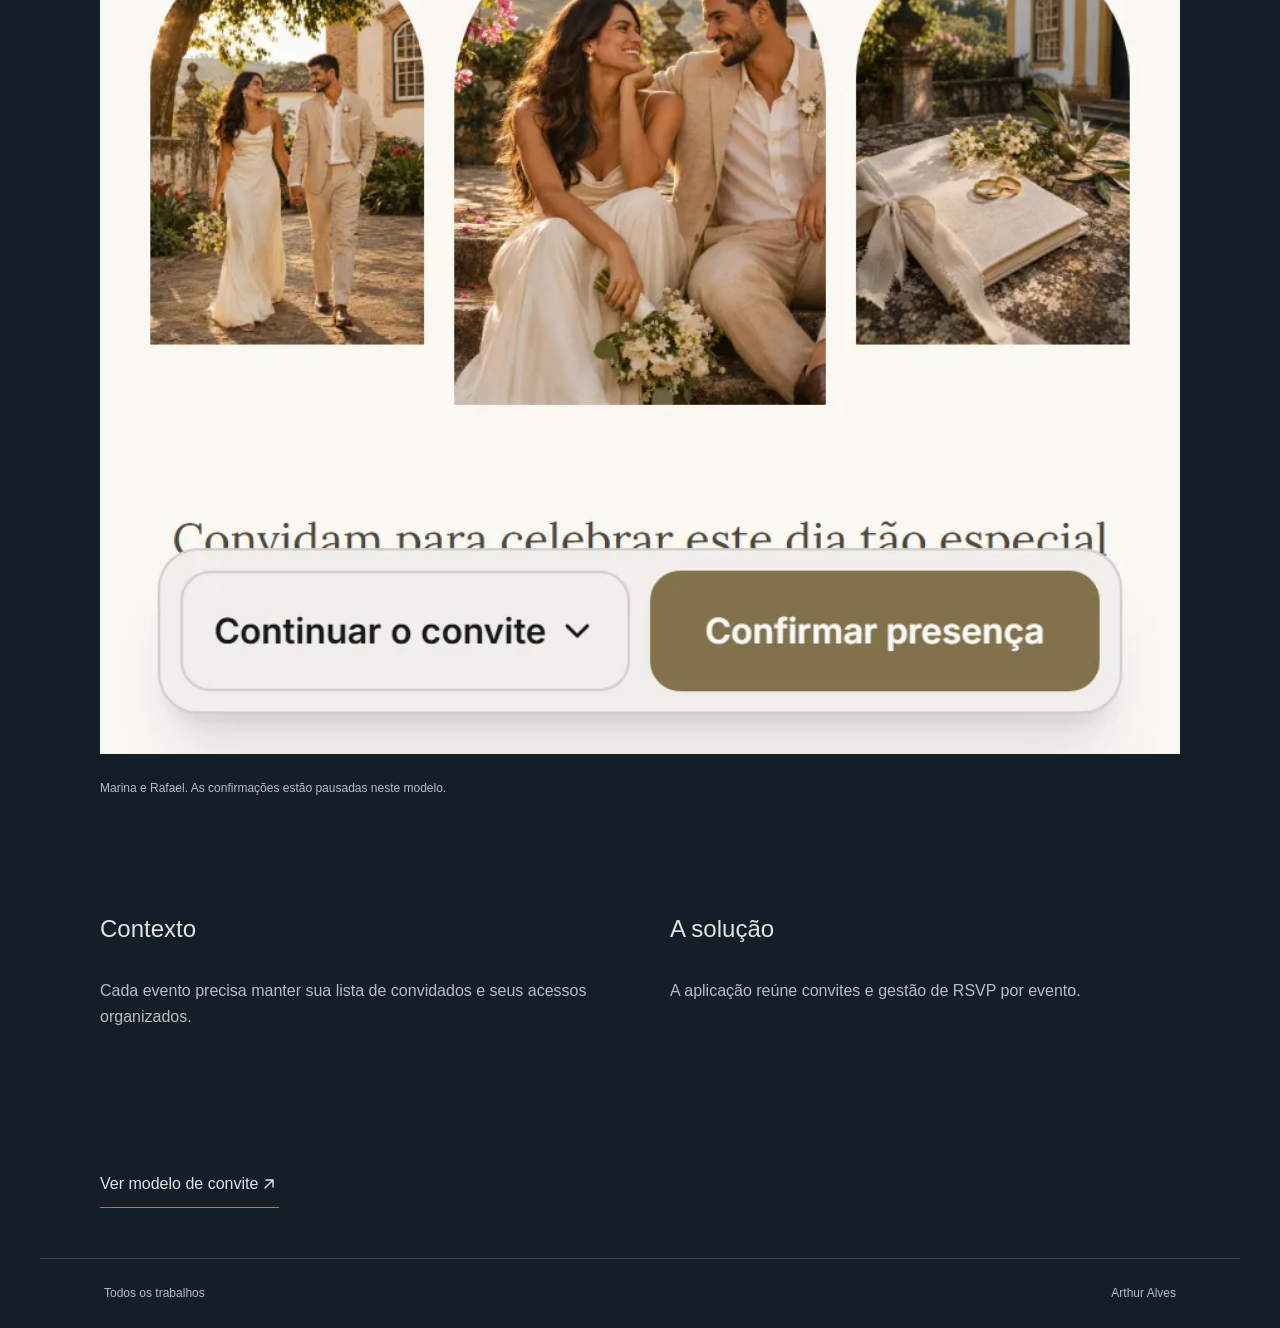
<file: useenvio.html>
<!doctype html><html lang="pt-BR"><head><meta charset="utf-8"><meta name="viewport" content="width=device-width,initial-scale=1"><title>useenvio — Arthur Alves</title><link rel="stylesheet" href="minimal.css"><link rel="stylesheet" href="portfolio.css"><link rel="icon" type="image/svg+xml" href="assets/alvz-icon.svg?v=white"></head><body><header><a href="index.html#projetos"><svg aria-hidden="true" focusable="false" viewBox="0 0 16 16" fill="none" stroke="currentColor" stroke-width="1.4" stroke-linecap="round" stroke-linejoin="round" width="1em" height="1em" style="vertical-align:-.125em;margin-inline:.15em;flex:none"><use href="assets/arrows.svg#left"/></svg> Trabalhos</a><span>useenvio</span></header><main><section class="case-head"><small>Eventos e convidados</small><h1>useenvio</h1><p>Convites digitais para casamentos e festas de 15 anos, com confirmação de presença e gestão da lista de convidados.</p><small>React · TypeScript · Firebase</small></section><section><a href="assets/useenvio-convite.webp" target="_blank" rel="noopener"><img class="case-screen" src="assets/useenvio-convite.webp" alt="Convite fictício de Marina e Rafael com botão Confirmar presença" width="860" height="1520"></a><p class="note">Marina e Rafael. As confirmações estão pausadas neste modelo.</p></section><section class="case-copy"><div><h2>Contexto</h2><p>Cada evento precisa manter sua lista de convidados e seus acessos organizados.</p></div><div><h2>A solução</h2><p>A aplicação reúne convites e gestão de RSVP por evento. </p></div></section><section><a class="project-link" href="https://useenvio.alvz.com.br/c/evt_modelo-marina-e-rafael" target="_blank" rel="noopener">Ver modelo de convite <svg aria-hidden="true" focusable="false" viewBox="0 0 16 16" fill="none" stroke="currentColor" stroke-width="1.4" stroke-linecap="round" stroke-linejoin="round" width="1em" height="1em" style="vertical-align:-.125em;margin-inline:.15em;flex:none"><use href="assets/arrows.svg#up-right"/></svg></a></section></main><footer><a href="index.html#projetos">Todos os trabalhos</a><span>Arthur Alves</span></footer></body></html>
</file>
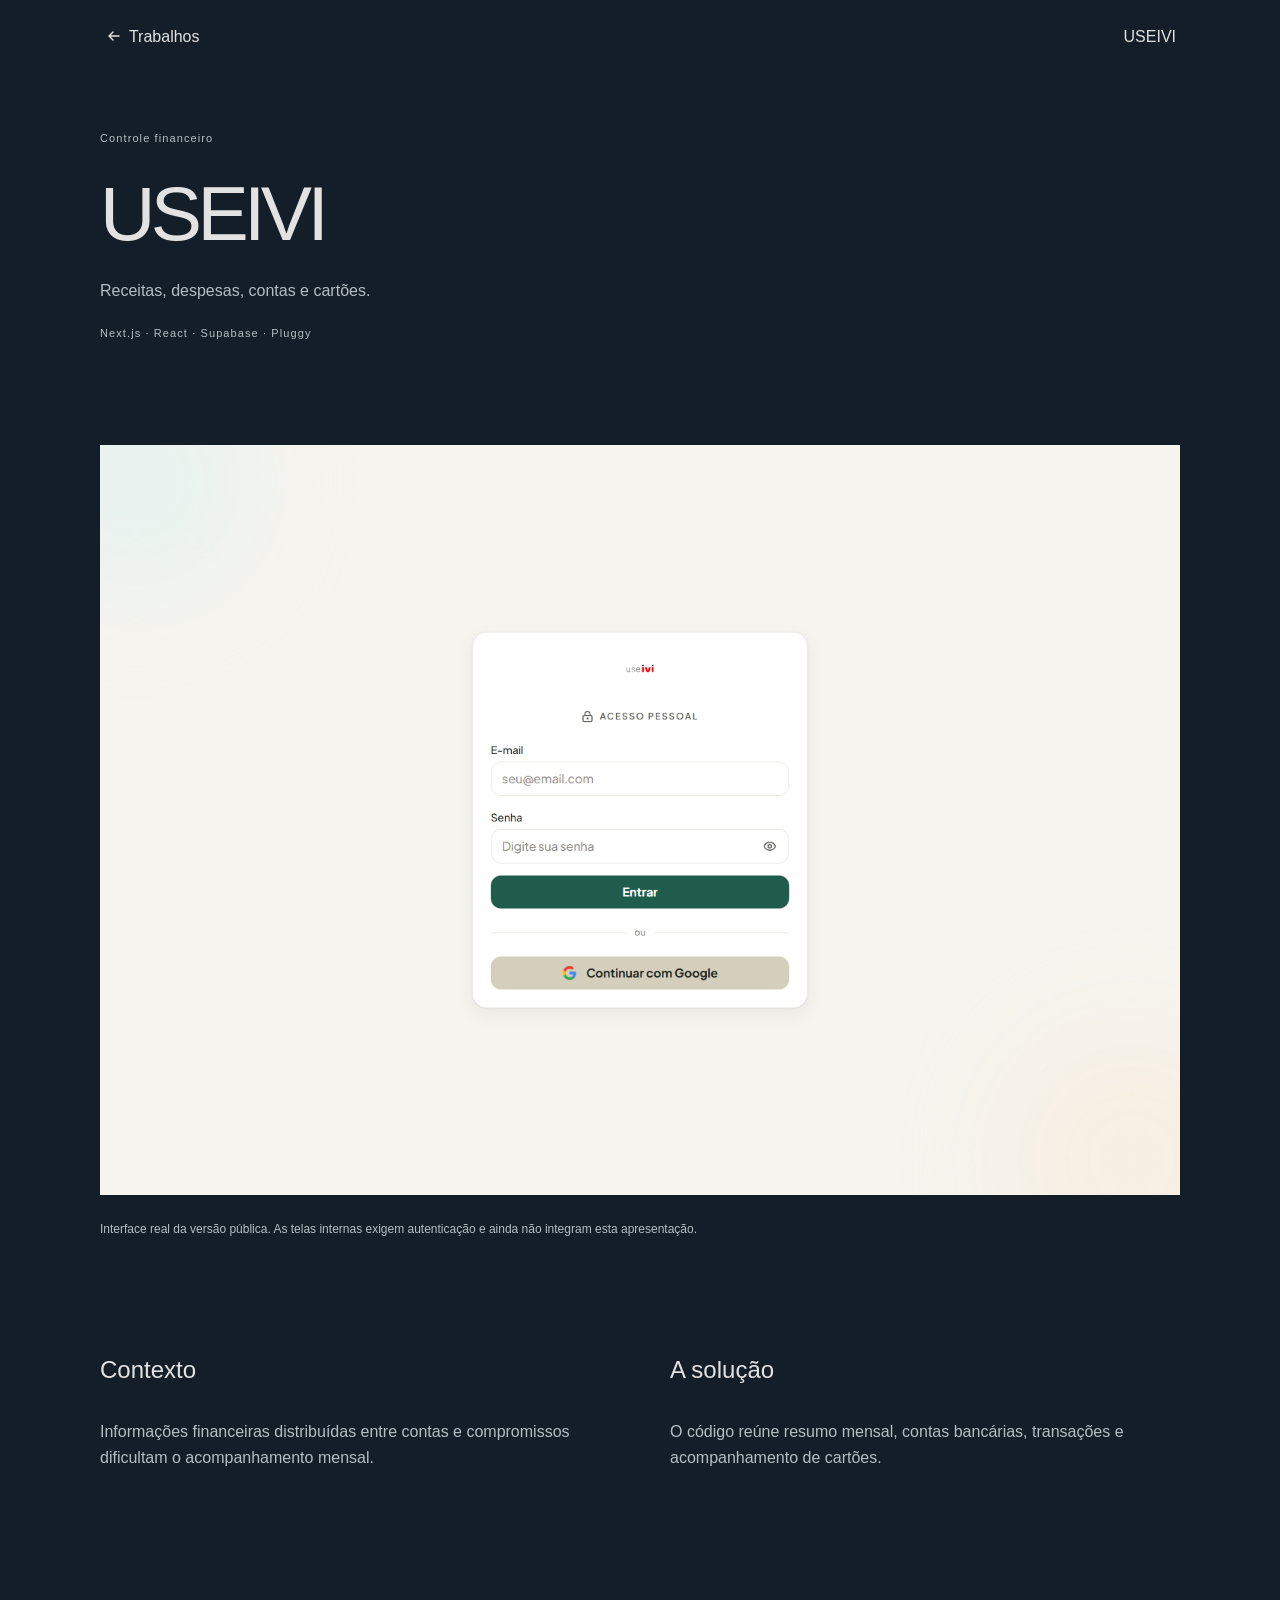
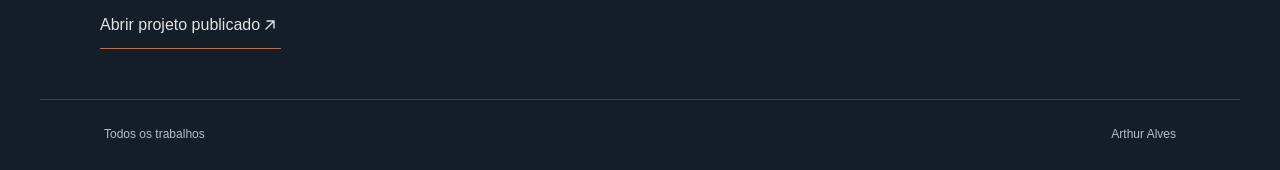
<file: useivi.html>
<!doctype html><html lang="pt-BR"><head><meta charset="utf-8"><meta name="viewport" content="width=device-width,initial-scale=1"><title>USEIVI — Arthur Alves</title><link rel="stylesheet" href="minimal.css"><link rel="stylesheet" href="portfolio.css"></head><body><header><a href="index.html#projetos"><svg aria-hidden="true" focusable="false" viewBox="0 0 16 16" fill="none" stroke="currentColor" stroke-width="1.4" stroke-linecap="round" stroke-linejoin="round" width="1em" height="1em" style="vertical-align:-.125em;margin-inline:.15em;flex:none"><use href="assets/arrows.svg#left"/></svg> Trabalhos</a><span>USEIVI</span></header><main><section class="case-head"><small>Controle financeiro</small><h1>USEIVI</h1><p>Receitas, despesas, contas e cartões.</p><small>Next.js · React · Supabase · Pluggy</small></section><section><a href="assets/zive-screen.png" target="_blank" rel="noopener"><img class="case-screen" src="assets/zive-screen.png" alt="Tela pública de acesso de USEIVI" width="1440" height="1000"></a><p class="note">Interface real da versão pública. As telas internas exigem autenticação e ainda não integram esta apresentação.</p></section><section class="case-copy"><div><h2>Contexto</h2><p>Informações financeiras distribuídas entre contas e compromissos dificultam o acompanhamento mensal.</p></div><div><h2>A solução</h2><p>O código reúne resumo mensal, contas bancárias, transações e acompanhamento de cartões. </p></div></section><section><a class="project-link" href="https://useivi.vercel.app" target="_blank" rel="noopener">Abrir projeto publicado <svg aria-hidden="true" focusable="false" viewBox="0 0 16 16" fill="none" stroke="currentColor" stroke-width="1.4" stroke-linecap="round" stroke-linejoin="round" width="1em" height="1em" style="vertical-align:-.125em;margin-inline:.15em;flex:none"><use href="assets/arrows.svg#up-right"/></svg></a></section></main><footer><a href="index.html#projetos">Todos os trabalhos</a><span>Arthur Alves</span></footer></body></html>
</file>
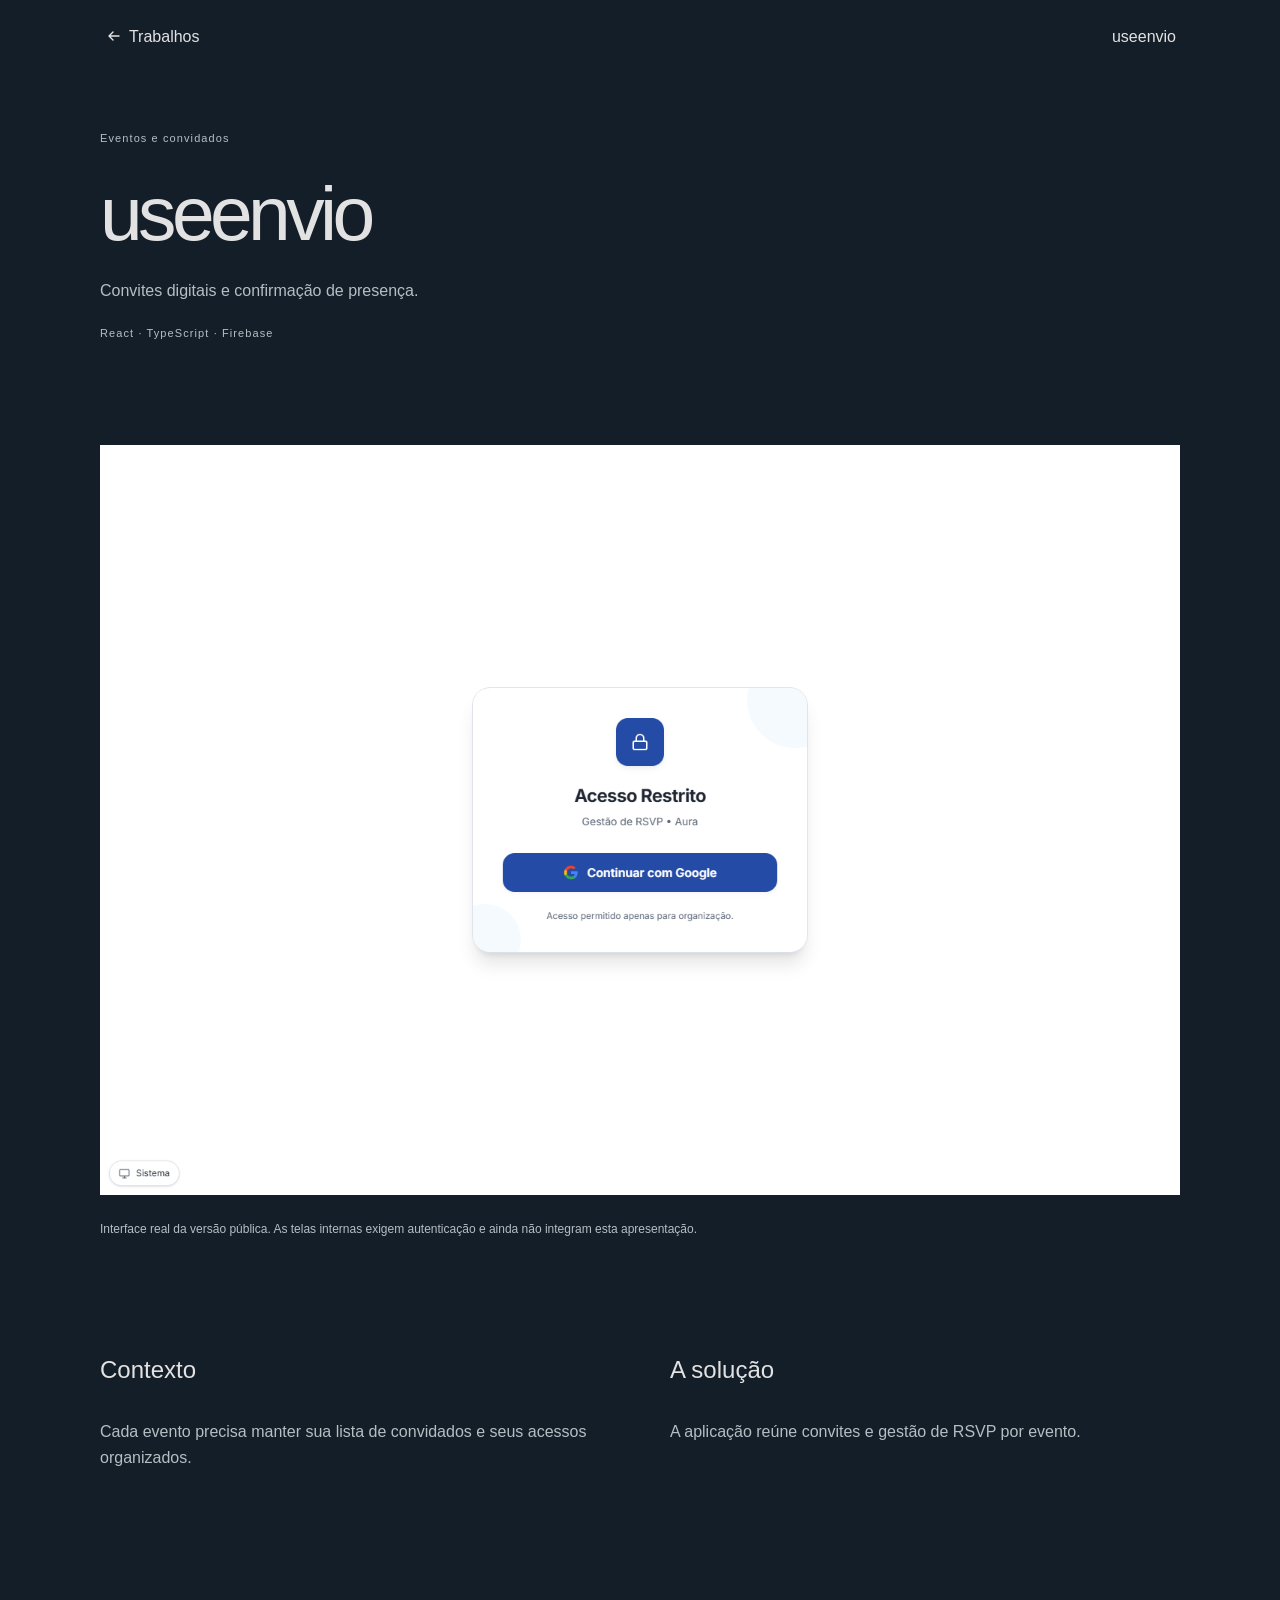
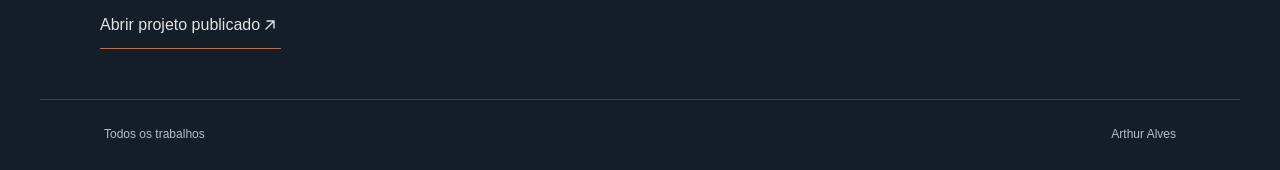
<file: zenvio.html>
<!doctype html><html lang="pt-BR"><head><meta charset="utf-8"><meta name="viewport" content="width=device-width,initial-scale=1"><title>useenvio — Arthur Alves</title><link rel="stylesheet" href="minimal.css"><link rel="stylesheet" href="portfolio.css"></head><body><header><a href="index.html#projetos"><svg aria-hidden="true" focusable="false" viewBox="0 0 16 16" fill="none" stroke="currentColor" stroke-width="1.4" stroke-linecap="round" stroke-linejoin="round" width="1em" height="1em" style="vertical-align:-.125em;margin-inline:.15em;flex:none"><use href="assets/arrows.svg#left"/></svg> Trabalhos</a><span>useenvio</span></header><main><section class="case-head"><small>Eventos e convidados</small><h1>useenvio</h1><p>Convites digitais e confirmação de presença.</p><small>React · TypeScript · Firebase</small></section><section><a href="assets/zenvio-screen.png" target="_blank" rel="noopener"><img class="case-screen" src="assets/zenvio-screen.png" alt="Tela pública de acesso de useenvio" width="1440" height="1000"></a><p class="note">Interface real da versão pública. As telas internas exigem autenticação e ainda não integram esta apresentação.</p></section><section class="case-copy"><div><h2>Contexto</h2><p>Cada evento precisa manter sua lista de convidados e seus acessos organizados.</p></div><div><h2>A solução</h2><p>A aplicação reúne convites e gestão de RSVP por evento. </p></div></section><section><a class="project-link" href="https://aura-rsvp.vercel.app" target="_blank" rel="noopener">Abrir projeto publicado <svg aria-hidden="true" focusable="false" viewBox="0 0 16 16" fill="none" stroke="currentColor" stroke-width="1.4" stroke-linecap="round" stroke-linejoin="round" width="1em" height="1em" style="vertical-align:-.125em;margin-inline:.15em;flex:none"><use href="assets/arrows.svg#up-right"/></svg></a></section></main><footer><a href="index.html#projetos">Todos os trabalhos</a><span>Arthur Alves</span></footer></body></html>
</file>
<file: minimal.css>
:root{--bg:#141e28;--text:#e2e2e2;--muted:#b6bec4;--line:#39434b;--accent:#fe5e00;--ink:#141e28;--game:#c8dc9c;--event:#e1d5c8;--finance:#b8cece}*{box-sizing:border-box}html{scroll-behavior:smooth}body{margin:0;background:var(--bg);color:var(--text);font:1rem/1.6 Arial,sans-serif}a{color:inherit;text-decoration:none}header,main,footer{max-width:1200px;margin:auto}header{padding:24px 5%;display:flex;justify-content:space-between;align-items:center}nav{display:flex;gap:24px}nav a,summary,button,select{min-height:48px}nav a{display:flex;align-items:center}section{padding:50px 5%}.hero{padding-top:70px;padding-bottom:80px}.hero>p,small{font-size:.6875rem;letter-spacing:.1em;color:var(--muted)}h1{display:flex;justify-content:space-between;align-items:baseline;font-size:clamp(3.1rem,11vw,9rem);font-weight:400;letter-spacing:-.06em;line-height:1.15;margin:40px 0}h1>span{font-family:Georgia,serif;font-style:italic}h1 i{font:italic .45em Georgia,serif;color:var(--accent)}h1 code{font-size:.85em;letter-spacing:-.08em}h1 code span{color:var(--accent)}.intro{display:flex;justify-content:space-between;align-items:end}.intro p{color:var(--muted);margin:0}.intro a{padding:12px 0;border-bottom:1px solid var(--accent)}#projetos{border-top:1px solid var(--line)}h2{font-size:1.1rem;font-weight:400;margin:0 0 30px}.projects{display:grid;grid-template-columns:repeat(3,minmax(0,1fr));gap:24px}.cover{aspect-ratio:4/5;padding:24px;color:var(--ink);display:flex;flex-direction:column;justify-content:space-between}.cover small{color:var(--ink)}.cover strong{font-size:clamp(1.6rem,3vw,2.7rem);letter-spacing:-.05em}.cover span{font-size:.875rem}.game{background:var(--game)}.events{background:var(--event)}.events strong{font-family:Georgia,serif;font-weight:400;font-style:italic}.finance{background:var(--finance)}h3{font-size:1rem;font-weight:400;margin:20px 0 5px}summary{cursor:pointer;color:var(--muted);padding-block:12px;font-size:.875rem}details p{font-size:.875rem}details a{display:inline-block;min-height:48px;border-bottom:1px solid var(--accent)}button,select{font:inherit;background:var(--bg);color:var(--text);border:1px solid var(--line);padding:10px 15px;max-width:100%;cursor:pointer}select{margin-left:15px}button:disabled{color:var(--muted)}.note{color:var(--muted);font-size:.75rem;margin-top:25px}.about{border-top:1px solid var(--line);display:grid;grid-template-columns:240px 1fr;gap:70px;align-items:center;padding-block:70px}.about img{width:240px;height:300px;object-fit:cover;object-position:center 30%}.about h2{font-size:2.5rem;margin-bottom:15px}.about p{max-width:470px;color:var(--muted)}footer{border-top:1px solid var(--line);padding:25px 5%;display:flex;justify-content:space-between;font-size:.75rem;color:var(--muted)}a:focus-visible,button:focus-visible,summary:focus-visible,select:focus-visible{outline:2px solid var(--accent);outline-offset:4px}@media(max-width:700px){header img{width:160px;height:auto}nav{gap:15px;font-size:.875rem}.hero{padding-top:35px;padding-bottom:45px}h1{margin:30px 0}.intro{align-items:start;flex-direction:column;gap:20px}.projects{grid-template-columns:1fr;gap:30px}.cover{aspect-ratio:6/5}.cover strong{font-size:3rem}.about{grid-template-columns:1fr;gap:25px}.about h2{font-size:2rem}section{padding-block:35px}footer{gap:20px;flex-wrap:wrap}}@media(prefers-reduced-motion:reduce){html{scroll-behavior:auto}}
</file>
<file: portfolio.css>
.hero{padding-block:45px}.software-projects{grid-template-columns:repeat(2,minmax(0,1fr));gap:45px 25px}.software-projects article:first-child{grid-column:1/-1}.work-link{display:block}.work-image{width:100%;height:auto;display:block;border:1px solid var(--line);transition:filter .2s}.work-link:hover .work-image{filter:brightness(1.08)}.work-caption{display:flex;justify-content:space-between;align-items:center}.work-link p{margin:3px 0;color:var(--muted);font-size:.8rem}.catalog-summary{min-height:250px;background:var(--bg);border:1px solid var(--line);padding:35px;display:flex;flex-direction:column;justify-content:space-between}.catalog-summary strong{font-size:2.5rem;font-weight:400}.catalog-summary span{font-size:.8rem;color:var(--muted)}.identities{border-top:1px solid var(--line)}.studio-brand{display:grid;grid-template-columns:1fr 1fr;gap:65px;align-items:center;border-top:1px solid var(--line);margin-top:25px}.studio-brand h2{font-size:3rem;line-height:1.1;margin:20px 0}.studio-brand p{max-width:390px;color:var(--muted)}.studio-brand img{width:100%;height:auto;display:block}.project-link{display:inline-flex;align-items:center;min-height:48px;border-bottom:1px solid var(--accent);margin-top:15px}.case-head h1{display:block;font-size:clamp(2.8rem,6vw,5rem);margin:20px 0}.case-head p{color:var(--muted)}.case-screen{display:block;width:100%;height:auto}.case-copy{display:grid;grid-template-columns:1fr 1fr;gap:60px}.case-copy p{color:var(--muted)}.case-copy h2{font-size:1.5rem}@media(max-width:650px){.software-projects{grid-template-columns:1fr;gap:30px}.studio-brand{grid-template-columns:1fr;gap:25px}.studio-brand h2{font-size:2.5rem}.case-copy{grid-template-columns:1fr;gap:25px}.case-head{padding-bottom:10px}}@media(prefers-reduced-motion:reduce){.work-image{transition:none}}
</file>
<file: motion.css>
@import url('https://fonts.googleapis.com/css2?family=Oswald:wght@400;500&display=swap');
:root{--paper:#eeeae3;--graphite:#26303a;--veil:rgba(20,30,40,.72);--clear:rgba(20,30,40,0)}body>header{position:absolute;inset:0 0 auto;z-index:3;max-width:none;padding-inline:5%}main{max-width:none}.motion-hero{position:relative;min-height:760px;height:100svh;max-height:1100px;padding:0;overflow:hidden}.hero-photo{position:absolute;inset:0;width:100%;height:100%;object-fit:cover;object-position:50% 30%}.hero-shade{position:absolute;inset:0;background:linear-gradient(90deg,var(--veil),var(--clear) 80%),linear-gradient(0deg,var(--bg),var(--clear) 45%)}.hero-editorial{position:absolute;inset:auto 6% 8%;z-index:1}.hero-editorial>p{font-size:.7rem;letter-spacing:.2em}.hero-editorial h1{display:block;font:500 clamp(5rem,12vw,11rem)/.95 Oswald,sans-serif;letter-spacing:-.05em;margin:30px 0}.hero-editorial em{font-style:normal;color:var(--accent)}.hero-bottom{display:flex;justify-content:space-between;align-items:center;margin-top:40px}.hero-bottom a{padding:12px;border-bottom:1px solid var(--accent)}main>section:not(.motion-hero){max-width:1300px;margin-inline:auto;padding-block:85px}.identity-study{display:grid;grid-template-columns:1fr 1.4fr;gap:0;background:var(--paper);color:var(--graphite);margin:35px 0 70px}.identity-title{padding:45px}.identity-title span{font-size:.65rem;letter-spacing:.18em}.identity-title h3{font:400 clamp(2.3rem,4vw,4rem) Oswald,sans-serif}.identity-title p{font-size:.9rem}.identity-art{overflow:hidden}.identity-art img{display:block;width:100%;height:100%;max-height:550px;object-fit:contain}.structure{grid-column:1/-1;padding:20px 5%;border-top:1px solid currentColor}.structure svg{width:100%;height:220px;display:block}.guides{stroke-width:.7;opacity:.4}.drawing{stroke-width:2;stroke-dasharray:1000;stroke-dashoffset:1000;transition:stroke-dashoffset 1.8s ease}.visible .drawing{stroke-dashoffset:0}.structure p{font-size:.65rem;opacity:.7}.motion-enabled .reveal{opacity:0;transform:translateY(35px);transition:opacity .8s ease,transform .8s ease}.motion-enabled .reveal.visible{opacity:1;transform:none}nav{flex-wrap:wrap}@media(max-width:650px){body>header img{width:135px}nav{gap:12px;font-size:.7rem}.motion-hero{min-height:650px;max-height:850px}.hero-photo{object-position:57% 25%}.hero-editorial{inset:auto 6% 7%}.hero-editorial h1{font-size:clamp(4.5rem,16vw,7rem)}.hero-bottom{display:block;font-size:.85rem}.hero-bottom a{display:inline-block;padding-left:0}.identity-study{grid-template-columns:1fr}.identity-title{padding:25px}.identity-art img{max-height:none}.structure svg{height:150px}main>section:not(.motion-hero){padding-block:45px}}@media(prefers-reduced-motion:reduce){.motion-enabled .reveal{opacity:1;transform:none;transition:none}.drawing{stroke-dashoffset:0;transition:none}}
</file>
<file: inline.css>
@import url('https://fonts.googleapis.com/css2?family=Manrope:wght@400;500;600;700&display=swap');
:root{--glass:rgba(20,30,40,.55);--glass-border:rgba(226,226,226,.22);--paper:#faf9f6;--gold:#b59f58;--violet:#d000ff;--neutral:#202934;--soft-shadow:rgba(0,0,0,.12)}body{font-family:Manrope,Arial,sans-serif}body>header{position:absolute;inset:20px 5% auto;padding:0;max-width:none;display:flex;align-items:center;gap:20px}body>header>a{display:flex;align-items:center}body>header img{display:block;width:190px;height:56px;object-fit:contain}header nav{align-items:center;gap:10px}header nav a{border:1px solid var(--glass-border);border-radius:99px;padding:9px 23px;min-height:46px;display:flex;align-items:center;backdrop-filter:blur(12px);background:var(--glass);box-shadow:inset 0 1px 0 var(--glass-border);font-size:.82rem}main>section:not(.motion-hero){padding-block:50px}.software-projects article:first-child{grid-column:auto}.software-projects{grid-template-columns:repeat(2,minmax(0,1fr));gap:28px}.work-link{padding:15px;border:1px solid var(--glass-border);border-radius:24px;background:var(--glass)}.work-image{aspect-ratio:1.44;object-fit:contain;border:0;border-radius:12px;background:var(--paper)}.brand-grid{display:grid;grid-template-columns:1fr 1fr;gap:30px}.brand-inline:last-child{grid-column:1/-1}.brand-reveal{display:block;position:relative;width:100%;aspect-ratio:1.3;border-radius:22px;overflow:hidden;background:var(--paper);padding:0;border:1px solid var(--glass-border)}.brand-inline:last-child .brand-reveal{aspect-ratio:2.4}.brand-reveal img{position:absolute;inset:0;width:100%;height:100%;object-fit:contain;transition:opacity .6s ease}.brand-reveal .finished{opacity:0}.brand-reveal[aria-pressed=true] .finished{opacity:1}.brand-reveal[aria-pressed=true] .sketch{opacity:0}@media(hover:hover){.brand-reveal:hover .finished{opacity:1}.brand-reveal:hover .sketch{opacity:0}}.brand-caption{display:flex;justify-content:space-between;align-items:center}.palette{display:flex;gap:5px}.palette i{width:10px;height:10px;border-radius:50%;background:var(--paper);opacity:.75}.palette.drv i:first-child{background:var(--gold)}.palette.terceirao i:first-child{background:var(--violet)}.palette.dj-nogs i:first-child{background:var(--neutral)}.brand-versions{display:grid;grid-template-columns:2fr 2fr 1fr;gap:15px;margin-top:20px}.brand-versions figure{margin:0}.brand-versions img{width:100%;height:120px;object-fit:contain;background:var(--neutral);border-radius:14px}.brand-versions .inverse{filter:invert(1)}figcaption,.section-note{font-size:.75rem;color:var(--muted)}figcaption{margin-top:8px}.inline-detail summary{cursor:pointer;min-height:48px;padding:13px 0}.inline-detail img{width:100%;height:auto}.inline-gallery{display:flex;overflow:auto;gap:12px;scroll-snap-type:x mandatory;padding-bottom:10px}.inline-gallery figure{margin:0;flex:0 0 100%;scroll-snap-align:start}.inline-gallery img{width:100%;height:300px;object-fit:contain;background:var(--paper);border-radius:14px}.studio-brand img{border-radius:20px}.brand-mark{min-width:0}@media(max-width:650px){body>header{inset:20px 5% auto;gap:12px}body>header img{width:150px;height:46px}header nav a{padding:8px 14px;font-size:.72rem;min-height:44px}header nav{gap:6px}.software-projects,.brand-grid{grid-template-columns:1fr}.brand-inline:last-child{grid-column:auto}.brand-inline:last-child .brand-reveal{aspect-ratio:1.3}.brand-versions{gap:8px}.brand-versions img{height:80px}.inline-gallery img{height:220px}}@media(prefers-reduced-motion:reduce){.brand-reveal img{transition:none}}@media(prefers-reduced-transparency:reduce){header nav a,.work-link{background:var(--bg);backdrop-filter:none}}
.brand-switch{position:absolute;inset:auto 12px 12px auto;display:grid;place-items:center;width:36px;height:36px;border-radius:50%;background:var(--glass);color:var(--text);font-size:1rem}
</file>
<file: hero-polish.css>
/* An editorial serif pairs with the existing Manrope body face. */
.hero-editorial h1{font-family:Georgia,'Times New Roman',serif;font-weight:400;font-size:clamp(4.2rem,9.5vw,8.5rem);line-height:1.02;letter-spacing:-.065em}.hero-editorial h1 em{font-style:italic;font-weight:400;letter-spacing:-.07em}.hero-bottom .scroll-cue{display:flex;align-items:center;gap:14px;padding:0;border:0;min-height:56px}.scroll-orbit{display:grid;place-items:center;width:56px;height:56px;border:1px solid var(--glass-border);border-radius:50%;background:var(--glass);backdrop-filter:blur(12px);box-shadow:inset 0 1px 0 var(--glass-border);}.scroll-orbit svg{width:24px;height:24px}.scroll-label{font-size:.75rem;letter-spacing:.025em}@media(max-width:650px){.hero-editorial h1{font-size:clamp(3.6rem,13vw,5.5rem)}.hero-bottom .scroll-cue{margin-top:22px}.scroll-orbit{width:48px;height:48px}}

@media (prefers-reduced-motion: no-preference) {
  .scroll-orbit svg { animation: scroll-nudge 1.7s ease-in-out 3; }
}
@keyframes scroll-nudge {
  0%, 100% { transform: translateY(0); }
  55% { transform: translateY(4px); }
}
</file>
<file: contact.css>
.contact-section{display:flex;align-items:center;justify-content:space-between;gap:45px;border-top:1px solid var(--line)}.contact-section small{font-size:.65rem;letter-spacing:.15em}.contact-section h2{font:400 clamp(2.8rem,5vw,4.7rem)/1.08 Georgia,serif;letter-spacing:-.045em;margin:24px 0}.contact-section p{color:var(--muted);font-size:.9rem}.whatsapp-link{display:inline-flex;align-items:center;gap:20px;min-height:72px;border:1px solid var(--glass-border);padding:18px 30px;border-radius:50px;background:var(--glass);backdrop-filter:blur(12px);box-shadow:inset 0 1px 0 var(--glass-border)}.whatsapp-link>svg{width:28px;height:28px}.whatsapp-link>span{display:flex;align-items:center;gap:18px}.whatsapp-link small{letter-spacing:0;color:var(--muted);font-size:.7rem}.whatsapp-link[aria-disabled=true]{cursor:default}.contact-action>p{font-size:.7rem;max-width:300px}.site-footer{display:flex;gap:24px;align-items:center}.site-footer strong{display:block;color:var(--text);font-size:.8rem;font-weight:500}.site-footer span{display:block;margin-top:5px}.site-footer p{font-size:.68rem}.site-footer small{font-size:.65rem;letter-spacing:0}.site-footer a{min-height:44px;display:flex;align-items:center}@media(max-width:650px){.contact-section{flex-direction:column;align-items:flex-start;gap:20px}.site-footer{align-items:flex-start;flex-direction:column;gap:8px}.whatsapp-link{padding:16px 24px;min-height:64px}}
.site-footer .footer-signature{display:flex;align-items:center;gap:9px}.footer-signature img{display:block;padding:3px;border-radius:5px;background:var(--accent)}

.whatsapp-link small { display: inline-flex; align-items: center; gap: 4px; }
</file>
<file: layout-motion.css>
.motion-enabled .reveal{transform:translateY(22px);transition:opacity .65s ease var(--reveal-delay,0ms),transform .75s cubic-bezier(.2,.7,.2,1) var(--reveal-delay,0ms)}.motion-enabled .reveal.visible{transform:none}.hero-photo{transform:translate3d(0,var(--photo-offset,0px),0) scale(1.025)}.hero-editorial{transform:translate3d(0,var(--title-offset,0px),0)}.inline-detail{overflow:hidden;overflow-anchor:none}.inline-detail summary{display:flex;align-items:center;justify-content:space-between;list-style:none;gap:15px}.inline-detail summary::-webkit-details-marker{display:none}.inline-detail summary::after{content:'+';font-size:1.1rem;color:var(--muted);transition:transform .28s}.inline-detail[open] summary::after{transform:rotate(45deg)}.inline-gallery{scroll-behavior:smooth;scrollbar-width:thin;scrollbar-color:var(--line) transparent}.brand-reveal .sketch{transition:opacity .65s ease,transform .8s cubic-bezier(.2,.7,.2,1)}.brand-reveal[aria-pressed=true] .sketch{transform:scale(1.025)}@media(hover:hover){.brand-reveal:hover .sketch{transform:scale(1.025)}}@media(prefers-reduced-motion:reduce){.motion-enabled .reveal{transition:none;transform:none;opacity:1}.hero-photo,.hero-editorial{transform:none}.inline-gallery{scroll-behavior:auto}.inline-detail summary::after,.brand-reveal .sketch{transition:none}.brand-reveal[aria-pressed=true] .sketch{transform:none}}

/* Desktop keeps the portrait in its own area instead of stretching it across the viewport. */
@media (min-width:1000px){.motion-hero{background:var(--bg)}.hero-photo{inset:0 0 0 auto;width:min(64vw,980px);object-position:50% 16%;mask-image:linear-gradient(90deg,var(--clear),var(--bg) 24%);transform:translate3d(0,var(--photo-offset,0px),0) scale(1.04);transform-origin:bottom right}.hero-shade{background:linear-gradient(90deg,var(--bg) 24%,var(--veil) 45%,var(--clear) 76%),linear-gradient(0deg,var(--bg),var(--clear) 38%)}.motion-enabled .reveal{transform:translateY(38px)}.motion-enabled .reveal.visible{transform:none}}
@media (min-width:1000px) and (prefers-reduced-motion:reduce){.hero-photo,.hero-editorial,.motion-enabled .reveal{transform:none}}
</file>
<file: project-showcase.css>
.project-heading{margin-bottom:36px}.project-heading h2{font:400 clamp(2.2rem,5vw,4.5rem)/1.08 Georgia,serif;letter-spacing:-.045em;margin:12px 0 0}.project-feature{display:grid;grid-template-columns:minmax(0,1fr) minmax(0,2.15fr);gap:clamp(24px,5vw,72px);align-items:center;padding-block:32px;border-top:1px solid var(--line)}.feature-copy h3,.project-notes h3{font:400 clamp(1.8rem,4vw,3.25rem)/1.1 Georgia,serif;letter-spacing:-.04em;margin:14px 0}.feature-copy p,.project-notes p{color:var(--muted);max-width:32ch;margin:0 0 16px}.feature-stage{min-width:0}.project-frame{margin:0;min-width:0}.project-frame img{display:block;width:100%;aspect-ratio:1.44;height:auto;object-fit:contain;border-radius:16px;background:var(--bg);border:1px solid var(--line)}.project-frame figcaption{min-height:2.8em}.project-steps{display:flex;gap:8px;flex-wrap:wrap;margin-top:8px}.project-steps[hidden]{display:none}.project-steps button{min-height:44px;padding:8px 12px;border:1px solid var(--glass-border);border-radius:24px;background:var(--glass);color:var(--text);font-size:.78rem}.project-steps button span{color:var(--muted);margin-right:4px}.project-steps button[aria-pressed=true]{border-color:var(--accent)}.project-steps button[aria-pressed=true] span{color:var(--accent)}.project-status{display:inline-flex;padding:5px 10px;border:1px solid var(--line);border-radius:20px;color:var(--muted);font-size:.72rem}.project-notes{display:grid;grid-template-columns:1fr 1fr;gap:24px;border-top:1px solid var(--line);padding-top:28px}.project-notes article{padding-bottom:8px}.project-notes h3{font-size:1.8rem}@media(max-width:760px){.project-feature{grid-template-columns:1fr;gap:18px;padding-block:26px}.project-notes{gap:16px}.project-notes p{font-size:.85rem}.project-frame img{border-radius:12px}}@media(max-width:380px){.project-notes{grid-template-columns:1fr}.project-steps button{padding-inline:8px}}
</file>
<file: brand-display.css>
:root{--sketch-surface:#fdfdfd;--identity-white:#fefefe;--identity-dark:#090909;--sketch-warm:#fdfcf8;--device-edge:#33404a}
.project-heading h2,.feature-copy h3,.project-notes h3,.identities>h2{font-family:Manrope,Arial,sans-serif;font-weight:600;letter-spacing:-.055em}.project-heading h2,.identities>h2{font-size:clamp(2rem,4.6vw,4rem)}.project-frame img{object-fit:cover}
.identity-collection{display:grid;grid-template-columns:repeat(2,minmax(0,1fr));gap:40px 26px}.identity-pair h3,.dj-heading h3{font:600 clamp(1.2rem,2.8vw,2rem)/1.2 Manrope,Arial,sans-serif;margin:0 0 16px}.identity-plates{display:grid;grid-template-columns:repeat(2,minmax(0,1fr));gap:10px}.identity-collection figure,.identity-pair figure{margin:0;min-width:0}
.identity-plate{aspect-ratio:1;overflow:hidden;border-radius:14px;display:grid;place-items:center;background:var(--identity-white)}.identity-plate img{display:block;width:100%;height:100%;object-fit:contain;min-width:0;min-height:0}.plate-sketch{background:var(--sketch-surface)}.plate-sketch img{mix-blend-mode:multiply}.info-identity .plate-final,.dj-white .identity-plate{background:var(--identity-dark)}.alvz-identity .plate-final{background:var(--accent)}.alvz-identity .plate-sketch{background:var(--sketch-warm)}.alvz-identity h3{display:none}
.dj-showcase{grid-column:1/-1;border-top:1px solid var(--line);padding-top:28px}.dj-heading{display:flex;align-items:center;justify-content:space-between;gap:15px;margin-bottom:20px}.dj-heading h3{margin:0}.dj-controls{margin:0}.dj-layout{display:grid;grid-template-columns:minmax(0,1fr) minmax(0,2.3fr);gap:16px}.dj-variants{display:grid;grid-template-columns:repeat(3,minmax(0,1fr));gap:10px}.dj-variants[hidden]{display:none}.dj-sketch .identity-plate{aspect-ratio:1.28}.site-footer .footer-signature img{background:none;padding:0;border-radius:0}
@media(max-width:760px){.identity-collection{grid-template-columns:1fr;gap:30px}.dj-layout{grid-template-columns:1fr}.dj-sketch .identity-plate{aspect-ratio:2.15}.dj-heading{align-items:flex-start;flex-direction:column}}

.gamecamp-phone {
  width: min(100%, 300px);
  min-width: 0;
  margin: 0 auto;
  text-align: center;
}
.phone-stage {
  aspect-ratio: 860 / 1520;
  position: relative;
}
.phone-shell {
  position: absolute;
  inset: 0 6.5%;
  padding: 7px;
  border-radius: 29px;
  border: 1px solid var(--device-edge);
  background: var(--identity-dark);
  box-shadow: 0 18px 42px var(--soft-shadow);
}
.phone-shell img {
  display: block;
  width: 100%;
  height: 100%;
  object-fit: contain;
  border-radius: 22px;
}
.invitation-gallery {
  display: grid;
  grid-template-columns: repeat(2, minmax(0, 1fr));
  gap: clamp(12px, 3vw, 20px);
  width: min(100%, 620px);
  margin-inline: auto;
}
.invitation-preview {
  display: block;
  min-width: 0;
  text-align: center;
  font-size: .875rem;
}
.invitation-preview:hover > span:last-child {
  text-decoration: underline;
}
.invitation-kind {
  display: block;
  margin-top: 8px;
  color: var(--muted);
  font-size: .75rem;
}
.invitation-preview img {
  display: block;
  width: 100%;
  height: auto;
  border-radius: 14px;
  box-shadow: 0 20px 45px var(--soft-shadow);
}

@media (max-width: 760px) {
  .gamecamp-feature,
  .invitation-feature {
    grid-template-columns: minmax(0, 1fr);
  }
}
</file>
<file: scroll-scenes.css>
.scroll-scene { position: relative; min-width: 0; grid-column: 1 / -1; }
.scene-active > .scene-sticky { position: sticky; top: var(--scene-top); }
.scene-sticky { margin: 0; }
.scene-stack { display: grid; gap: 20px; }
.scene-layer { min-width: 0; }
.scene-active .scene-stack { perspective: 1200px; transform-style: preserve-3d; }
.scene-active .scene-layer {
  grid-area: 1 / 1;
  align-self: start;
  border-radius: 14px;
  box-shadow: 0 24px 45px var(--soft-shadow);
  will-change: transform, opacity;
}
.scene-active .project-frame .scene-stack { width: 86%; margin: 30px auto; }
.scene-stack > img { border: 0; }
.scene-active .project-frame img { max-height: 48svh; object-fit: cover; }
.scene-active .dj-layout { align-items: center; }
.scene-active .dj-sketch { opacity: .75; }
.scene-active .dj-family { margin: 28px 5%; }
.scene-active .dj-variants { background: var(--bg); padding-bottom: 4px; }
.scene-active .invitation-gallery {
  grid-template-columns: minmax(0, 1fr);
  width: min(84%, 35svh, 300px);
  transform-style: flat;
}
.scene-active .invitation-preview {
  background: var(--bg);
  padding-bottom: 6px;
}
.scene-sticky .feature-copy > small { letter-spacing: .08em; }

@media (max-width: 760px) {
  .scene-active .project-frame .scene-stack { width: 88%; }
  .scene-active .invitation-gallery { width: min(78%, 24svh, 300px); }
  .scene-sticky.project-feature { padding-block: 18px; }
  .scene-sticky .feature-copy h3 { margin-block: 8px; }
  .scene-sticky .feature-copy p { margin-bottom: 8px; }
  .scene-sticky .dj-sketch .identity-plate { aspect-ratio: 3; }
}
</file>
<file: demos/gamecamp/styles.css>
:root {
  --background: #f3f4f0;
  --surface: #ffffff;
  --surface-subtle: #f7f8f5;
  --surface-strong: #e8eae4;
  --foreground: #171916;
  --muted: #6f746c;
  --border: #dfe2db;
  --border-strong: #cbd0c6;
  --sidebar: #161815;
  --sidebar-muted: #8b9087;
  --accent: #b7f34b;
  --accent-strong: #79a71f;
  --accent-ink: #243109;
  --danger: #d85652;
  --danger-soft: #fae8e6;
  --warning: #a96b13;
  --warning-soft: #fff0d7;
  --info: #3f6fbe;
  --info-soft: #e6effc;
  --success: #3c8652;
  --success-soft: #e5f3e8;
  --violet: #6e5bdd;
  --violet-soft: #e8e4ff;
  --shadow: 0 20px 60px rgba(24, 29, 20, 0.12);
  --sidebar-collapsed: 72px;
  --sidebar-expanded: 236px;
  --radius-sm: 8px;
  --radius-md: 12px;
  --font-ui: "Manrope", sans-serif;
  --font-mono: "DM Mono", monospace;
}

* { box-sizing: border-box; }
html, body { min-height: 100%; }
body { margin: 0; background: var(--background); color: var(--foreground); font-family: var(--font-ui); }
button, input, textarea { font: inherit; }
button { color: inherit; }
a { color: inherit; text-decoration: none; }
.is-hidden { display: none !important; }
.icon-defs { position: fixed; width: 0; height: 0; overflow: hidden; }
svg { width: 19px; height: 19px; fill: none; stroke: currentColor; stroke-width: 1.7; stroke-linecap: round; stroke-linejoin: round; }
.overline { margin: 0 0 9px; color: var(--muted); font: 500 10px/1.2 var(--font-mono); letter-spacing: .09em; }

/* Login */
.login-screen { min-height: 100vh; display: grid; grid-template-columns: minmax(430px, .95fr) minmax(470px, 1.05fr); background: var(--surface); }
.login-brand-panel { min-height: 100vh; padding: 42px 54px; display: flex; flex-direction: column; position: relative; overflow: hidden; background: var(--sidebar); color: #f7f8f4; }
.login-brand-panel::before { content: ""; position: absolute; inset: 0; opacity: .12; background-image: linear-gradient(rgba(255,255,255,.16) 1px, transparent 1px), linear-gradient(90deg, rgba(255,255,255,.16) 1px, transparent 1px); background-size: 44px 44px; mask-image: linear-gradient(to bottom right, #000, transparent 75%); }
.login-brand-panel::after { content: ""; position: absolute; width: 360px; height: 360px; right: -175px; bottom: 8%; border: 1px solid rgba(183,243,75,.2); border-radius: 50%; box-shadow: 0 0 0 70px rgba(183,243,75,.035), 0 0 0 140px rgba(183,243,75,.025); }
.brand-lockup { display: inline-flex; align-items: center; gap: 11px; position: relative; z-index: 1; }
.brand-lockup strong { font-size: 16px; letter-spacing: .08em; }
.brand-symbol { width: 28px; height: 28px; display: grid; grid-template-columns: repeat(3, 1fr); align-items: end; gap: 3px; padding: 6px 5px; border-radius: 7px; background: var(--accent); }
.brand-symbol i { display: block; border-radius: 1px; background: var(--accent-ink); }
.brand-symbol i:nth-child(1) { height: 7px; }.brand-symbol i:nth-child(2) { height: 16px; }.brand-symbol i:nth-child(3) { height: 11px; }
.login-message { max-width: 650px; margin: auto 0 65px; position: relative; z-index: 1; }
.login-message .overline { color: var(--accent); }
.login-message h1 { margin: 0 0 25px; font-size: clamp(48px, 5vw, 76px); line-height: .98; letter-spacing: -.06em; }
.login-message > p:last-child { max-width: 530px; margin: 0; color: #aeb3aa; font-size: 16px; line-height: 1.75; }
.login-brand-panel > small { position: relative; z-index: 1; color: #777d74; font: 400 10px var(--font-mono); }
.match-signal { width: min(590px, 100%); margin-bottom: 35px; position: relative; z-index: 1; border: 1px solid #343831; background: rgba(26,29,25,.86); }
.match-signal header, .match-signal footer { min-height: 36px; padding: 0 14px; display: flex; align-items: center; justify-content: space-between; color: #899087; font: 500 9px var(--font-mono); letter-spacing: .07em; }
.match-signal header { border-bottom: 1px solid #343831; }.match-signal footer { justify-content: flex-start; gap: 11px; border-top: 1px solid #343831; }.match-signal footer i { width: 3px; height: 3px; border-radius: 50%; background: #596057; }
.match-signal header span { display: flex; align-items: center; gap: 8px; color: var(--accent); }.match-signal header span i { width: 6px; height: 6px; border-radius: 50%; background: var(--accent); animation: pulse 1.4s infinite; }
.match-signal-score { min-height: 76px; padding: 0 18px; display: grid; grid-template-columns: 1fr auto 1fr; align-items: center; gap: 15px; }
.match-signal-score > span { display: flex; align-items: center; gap: 10px; font-size: 12px; font-weight: 700; }.match-signal-score > span:last-child { justify-content: flex-end; }.match-signal-score b { width: 34px; height: 34px; display: grid; place-items: center; border: 1px solid #42473e; color: #b7bcb3; font: 500 9px var(--font-mono); }.match-signal-score > strong { font: 500 23px var(--font-mono); }
.login-form-panel { min-height: 100vh; display: grid; place-items: center; padding: 55px; }
.login-form { width: min(410px, 100%); }
.login-mobile-brand { display: none; }
.login-form h2 { margin: 0 0 8px; font-size: 36px; letter-spacing: -.045em; }
.form-intro { margin: 0 0 35px; color: var(--muted); font-size: 14px; line-height: 1.6; }
.input-field { display: grid; gap: 8px; margin-bottom: 18px; color: #484d46; font-size: 11px; font-weight: 700; }
.input-control { min-height: 50px; display: flex; align-items: center; gap: 11px; padding: 0 14px; border: 1px solid var(--border-strong); border-radius: var(--radius-sm); background: var(--surface); transition: border-color .2s, box-shadow .2s; }
.input-control:focus-within { border-color: #7e8579; box-shadow: 0 0 0 3px rgba(23,25,22,.06); }.input-control svg { width: 17px; color: #8c9289; }.input-control input { width: 100%; border: 0; outline: 0; background: transparent; color: var(--foreground); font-size: 13px; }.input-control.plain { padding-inline: 12px; }
.login-options { margin: -1px 0 25px; display: flex; align-items: center; justify-content: space-between; gap: 12px; color: var(--muted); font-size: 10px; }.login-options label { display: flex; align-items: center; gap: 7px; }.login-options input { accent-color: var(--foreground); }.login-options button { border: 0; background: transparent; color: var(--foreground); font-size: 10px; font-weight: 700; cursor: pointer; }
.login-submit { width: 100%; min-height: 51px; justify-content: space-between !important; }
.login-error { margin: -10px 0 16px; color: var(--danger); font-size: 10px; line-height: 1.5; }
.login-error.is-success { color: var(--success); }
.auth-switch { margin: 20px 0 0; color: var(--muted); font-size: 11px; text-align: center; }
.auth-switch button { padding: 0; border: 0; background: transparent; color: var(--foreground); font-weight: 800; cursor: pointer; }
/* App shell */
.app-shell { min-height: 100vh; display: flex; }
.sidebar { width: var(--sidebar-expanded); height: 100vh; height: 100dvh; min-height: 0; padding: 0 10px 12px; display: flex; flex-direction: column; flex: none; position: fixed; inset: 0 auto 0 0; z-index: 10; overflow: visible; background: var(--sidebar); color: #eef0eb; transition: width .22s ease; }
.sidebar.is-collapsed { width: var(--sidebar-collapsed); }
.sidebar-header { height: 70px; display: flex; align-items: center; justify-content: space-between; padding: 0 9px; position: relative; border-bottom: 1px solid #2a2d28; }
.sidebar-brand { overflow: hidden; white-space: nowrap; }.sidebar-brand .brand-symbol { flex: none; }.sidebar-brand strong { margin-left: 2px; }
.sidebar-toggle { width: 30px; height: 30px; display: grid; place-items: center; position: absolute; right: -25px; top: 20px; z-index: 2; border: 1px solid var(--border-strong); border-radius: 8px; background: var(--surface); color: #555b53; box-shadow: 0 3px 12px rgba(0,0,0,.09); cursor: pointer; }
.sidebar-toggle svg { width: 14px; transition: transform .22s; }.sidebar:not(.is-collapsed) .sidebar-toggle svg { transform: rotate(180deg); }
.sidebar-nav { min-height: 0; padding-top: 18px; display: grid; gap: 4px; overflow-y: auto; overflow-x: hidden; scrollbar-width: none; }.sidebar-nav::-webkit-scrollbar { display: none; }
.sidebar-section-label { margin: 0 11px 8px; color: #60665d; font: 500 8px var(--font-mono); letter-spacing: .12em; white-space: nowrap; }.secondary-label { margin-top: 18px; }
.nav-item { min-height: 43px; width: 100%; padding: 0 12px; display: flex; align-items: center; gap: 13px; border: 0; border-radius: 7px; background: transparent; color: var(--sidebar-muted); text-align: left; cursor: pointer; white-space: nowrap; overflow: hidden; transition: background .16s, color .16s; }
.nav-item svg { width: 18px; flex: none; }.nav-item span { font-size: 11px; font-weight: 600; }.nav-item > b { min-width: 20px; height: 19px; margin-left: auto; display: grid; place-items: center; border-radius: 5px; background: #2e322c; color: #92988f; font: 500 8px var(--font-mono); }.nav-item > b.alert-count { background: #4a2927; color: #f7a6a1; }
.nav-item:hover { background: #20231f; color: #eef0eb; }.nav-item.is-active { background: #292d26; color: #fff; box-shadow: inset 2px 0 var(--accent); }.nav-item.is-active svg { color: var(--accent); }
.sidebar.is-collapsed .sidebar-label { display: none; width: 0; opacity: 0; pointer-events: none; overflow: hidden; }.sidebar.is-collapsed .sidebar-header { padding-inline: 0; justify-content: center; }.sidebar.is-collapsed .sidebar-brand { gap: 0; }.sidebar.is-collapsed .nav-item { justify-content: center; gap: 0; padding-inline: 0; }.sidebar.is-collapsed .sidebar-section-label { display: none; }.sidebar.is-collapsed .secondary-label { width: 30px; height: 1px; margin: 3px auto 0; display: block; background: #2a2d28; color: transparent; }.sidebar.is-collapsed .profile-trigger { gap: 0; }
.sidebar-footer { margin-top: auto; position: relative; display: grid; gap: 4px; }
.profile-trigger { min-height: 54px; width: 100%; padding: 8px 9px; display: flex; align-items: center; gap: 10px; border: 0; border-top: 1px solid #2a2d28; background: transparent; color: #fff; cursor: pointer; text-align: left; overflow: hidden; }
.avatar { width: 33px; height: 33px; display: grid; place-items: center; flex: none; border-radius: 8px; background: var(--accent); color: var(--accent-ink); font: 500 9px var(--font-mono); }
.profile-copy { display: grid; gap: 3px; white-space: nowrap; }.profile-copy strong { font-size: 10px; }.profile-copy small { color: var(--sidebar-muted); font-size: 8px; }.profile-dots { width: 17px; margin-left: auto; color: var(--sidebar-muted); }
.sidebar.is-collapsed .profile-trigger { justify-content: center; padding-inline: 0; }
.profile-popover { width: 240px; padding: 8px; position: absolute; left: calc(100% + 10px); bottom: 3px; display: none; border: 1px solid var(--border); border-radius: 10px; background: var(--surface); color: var(--foreground); box-shadow: var(--shadow); }.profile-popover.is-open { display: block; animation: pop .16s ease; }.profile-popover header { padding: 8px; display: flex; align-items: center; gap: 10px; border-bottom: 1px solid var(--border); margin-bottom: 6px; }.profile-popover header div { display: grid; gap: 3px; }.profile-popover header strong { font-size: 10px; }.profile-popover header small { color: var(--muted); font-size: 8px; }.profile-popover button { width: 100%; min-height: 36px; padding: 0 9px; display: flex; align-items: center; gap: 9px; border: 0; border-radius: 6px; background: transparent; font-size: 10px; cursor: pointer; }.profile-popover button:hover { background: var(--surface-subtle); }.profile-popover button svg { width: 16px; color: var(--muted); }.profile-popover hr { border: 0; border-top: 1px solid var(--border); margin: 6px 0; }.profile-popover .danger-action { color: var(--danger); }

.workspace { width: calc(100% - var(--sidebar-collapsed)); min-height: 100vh; margin-left: var(--sidebar-collapsed); transition: width .22s, margin-left .22s; }
.sidebar:not(.is-collapsed) + .workspace { width: calc(100% - var(--sidebar-expanded)); margin-left: var(--sidebar-expanded); }
.topbar { height: 70px; padding: 0 28px 0 34px; display: grid; grid-template-columns: 240px minmax(260px, 560px) auto; align-items: center; gap: 22px; border-bottom: 1px solid var(--border); background: rgba(255,255,255,.92); position: sticky; top: 0; z-index: 5; backdrop-filter: blur(12px); }
.mobile-sidebar-toggle { display: none; }
.workspace-context { display: flex; align-items: center; gap: 10px; }.context-mark { width: 34px; height: 34px; display: grid; place-items: center; border: 1px solid var(--border-strong); border-radius: 8px; background: var(--surface-subtle); font: 500 9px var(--font-mono); }.workspace-context div { display: grid; gap: 3px; }.workspace-context strong { font-size: 10px; }.workspace-context small { color: var(--muted); font-size: 8px; }
.global-search { min-height: 38px; padding: 0 10px; display: flex; align-items: center; gap: 8px; border: 1px solid var(--border); border-radius: 7px; background: var(--surface-subtle); color: var(--muted); }.global-search svg { width: 16px; }.global-search input { min-width: 0; flex: 1; border: 0; outline: 0; background: transparent; color: var(--foreground); font-size: 10px; }.global-search kbd { padding: 3px 5px; border: 1px solid var(--border); border-radius: 4px; background: var(--surface); color: #8b9088; font: 400 8px var(--font-mono); }
.topbar-actions { display: flex; align-items: center; justify-content: flex-end; gap: 9px; }.icon-action { width: 38px; height: 38px; display: grid; place-items: center; position: relative; border: 1px solid var(--border); border-radius: 7px; background: var(--surface); cursor: pointer; }.icon-action svg { width: 17px; }.notification-action i { width: 6px; height: 6px; position: absolute; top: 8px; right: 8px; border-radius: 50%; background: var(--danger); box-shadow: 0 0 0 2px var(--surface); }
.primary-action, .secondary-action, .quiet-action { min-height: 42px; padding: 0 15px; display: inline-flex; align-items: center; justify-content: center; gap: 9px; border-radius: 7px; font-size: 10px; font-weight: 800; cursor: pointer; transition: transform .16s, background .16s, border-color .16s; }.primary-action:hover, .secondary-action:hover { transform: translateY(-1px); }.primary-action { border: 1px solid var(--foreground); background: var(--foreground); color: #fff; }.primary-action svg { width: 16px; }.secondary-action { border: 1px solid var(--border-strong); background: var(--surface); color: var(--foreground); }.secondary-action svg { width: 16px; }.quiet-action { min-height: auto; padding: 0; border: 0; background: transparent; color: var(--muted); }.quiet-action:hover { color: var(--foreground); }.quiet-action svg { width: 14px; }.compact-action { min-height: 38px; padding-inline: 13px; }.small-action { min-height: 34px; }
.workspace-body { max-width: 1500px; margin: auto; padding: 38px 38px 70px; }
.workspace-view { display: none; }.workspace-view.is-active { display: block; animation: fade .24s ease; }
.page-heading { margin-bottom: 30px; display: flex; align-items: flex-end; justify-content: space-between; gap: 30px; }.page-heading h1 { margin: 0 0 6px; font-size: 34px; line-height: 1; letter-spacing: -.045em; }.page-heading > div > p:last-child { margin: 0; color: var(--muted); font-size: 11px; }.page-heading.compact { align-items: center; }.heading-actions { display: flex; gap: 8px; }
.metric-strip { display: grid; grid-template-columns: repeat(4,1fr); border: 1px solid var(--border); background: var(--surface); }.metric-strip article { min-height: 143px; padding: 21px 22px; border-right: 1px solid var(--border); }.metric-strip article:last-child { border-right: 0; }.metric-strip header, .metric-strip footer { display: flex; align-items: center; justify-content: space-between; gap: 10px; }.metric-strip header span { color: var(--muted); font: 500 8px var(--font-mono); letter-spacing: .06em; }.metric-strip header b { color: var(--success); font-size: 8px; }.metric-strip article > strong { display: block; margin: 19px 0 15px; font: 500 31px var(--font-mono); }.metric-strip footer { justify-content: flex-start; color: var(--muted); font-size: 8px; }.signal { width: 6px; height: 6px; flex: none; border-radius: 50%; background: #a0a59d; }.signal.positive { background: var(--success); }.signal.live { background: var(--danger); animation: pulse 1.4s infinite; }.signal.warning { background: var(--warning); }.warning-text { color: var(--warning) !important; }
.dashboard-grid { margin-top: 14px; display: grid; grid-template-columns: minmax(0, 1.62fr) minmax(300px, .72fr); gap: 14px; }
.dashboard-panel { border: 1px solid var(--border); background: var(--surface); }.panel-header { min-height: 70px; padding: 17px 20px; display: flex; align-items: center; justify-content: space-between; gap: 20px; border-bottom: 1px solid var(--border); }.panel-header .overline { margin-bottom: 5px; }.panel-header h2 { margin: 0; font-size: 16px; letter-spacing: -.025em; }.count-badge { min-width: 28px; height: 24px; display: grid; place-items: center; border-radius: 6px; background: var(--warning-soft); color: var(--warning); font: 500 9px var(--font-mono); }
.operation-summary { min-height: 76px; padding: 14px 20px; display: flex; align-items: center; justify-content: space-between; gap: 20px; }.event-identity { display: flex; align-items: center; gap: 12px; }.event-monogram { width: 42px; height: 42px; display: grid; place-items: center; flex: none; border: 1px solid #d7e7b9; border-radius: 9px; background: #eff9de; color: #547616; font: 500 10px var(--font-mono); }.event-identity div { display: grid; gap: 4px; }.event-identity strong { font-size: 11px; }.event-identity small { color: var(--muted); font-size: 8px; }.live-clock { display: flex; align-items: center; gap: 12px; }.live-clock span { padding: 5px 7px; display: flex; align-items: center; gap: 6px; border-radius: 4px; background: var(--danger-soft); color: var(--danger); font: 500 8px var(--font-mono); }.live-clock span i { width: 5px; height: 5px; border-radius: 50%; background: currentColor; animation: pulse 1.4s infinite; }.live-clock strong { font: 500 16px var(--font-mono); }
.live-match { min-height: 150px; padding: 25px 28px; display: grid; grid-template-columns: 1fr auto 1fr; align-items: center; gap: 22px; border-block: 1px solid var(--border); background: var(--surface-subtle); }.team-side { display: flex; align-items: center; gap: 12px; }.team-side.right { justify-content: flex-end; text-align: right; }.team-side div { display: grid; gap: 4px; }.team-side strong { font-size: 12px; }.team-side small { color: var(--muted); font-size: 8px; }.team-shield { width: 43px; height: 43px; display: grid; place-items: center; flex: none; border-radius: 10px; font: 500 9px var(--font-mono); }.team-shield.violet { background: var(--violet-soft); color: #5844c8; }.team-shield.lime { background: #e8f7c8; color: #527212; }.team-shield.red { background: var(--danger-soft); color: var(--danger); }.team-shield.cyan { background: #dff4f5; color: #357b7f; }
.central-score { min-width: 150px; display: grid; justify-items: center; gap: 6px; }.central-score small { color: var(--muted); font: 500 8px var(--font-mono); }.central-score strong { font: 500 28px var(--font-mono); }.central-score strong i { color: #9ba098; font-style: normal; }.central-score span { color: var(--muted); font-size: 8px; }
.stage-track { min-height: 82px; padding: 0 30px; display: grid; grid-template-columns: repeat(4,1fr); align-items: center; }.stage-track span { display: flex; flex-direction: column; align-items: flex-start; gap: 7px; position: relative; color: #a3a79f; }.stage-track span::after { content: ""; height: 1px; position: absolute; left: 33px; right: 10px; top: 12px; background: var(--border); }.stage-track span:last-child::after { display: none; }.stage-track i { width: 25px; height: 25px; display: grid; place-items: center; flex: none; position: relative; z-index: 1; border: 1px solid var(--border-strong); border-radius: 50%; background: var(--surface); font: 500 8px var(--font-mono); font-style: normal; }.stage-track b { min-height: 10px; font-size: 8px; line-height: 1.25; }.stage-track .complete { color: var(--success); }.stage-track .complete i { border-color: #bad6c2; background: var(--success-soft); }.stage-track .current { color: var(--foreground); }.stage-track .current i { border-color: var(--foreground); background: var(--foreground); color: #fff; }.stage-track .current::after { background: linear-gradient(to right, var(--foreground) 50%, var(--border) 50%); }
.panel-footer { min-height: 58px; padding: 13px 20px; display: flex; align-items: center; justify-content: space-between; gap: 15px; border-top: 1px solid var(--border); }.panel-footer > span { color: var(--muted); font-size: 8px; }
.action-list { display: grid; }.action-list > button { min-height: 76px; padding: 12px 17px; display: grid; grid-template-columns: 34px 1fr 18px; align-items: center; gap: 10px; border: 0; border-bottom: 1px solid var(--border); background: var(--surface); text-align: left; cursor: pointer; }.action-list > button:hover { background: var(--surface-subtle); }.action-list > button > span:nth-child(2) { display: grid; gap: 4px; }.action-list strong { font-size: 10px; }.action-list small { color: var(--muted); font-size: 8px; }.action-list > button > svg { width: 14px; color: #a1a69e; }.action-icon { width: 31px; height: 31px; display: grid; place-items: center; border-radius: 7px; }.action-icon svg { width: 15px; }.action-icon.warning { background: var(--warning-soft); color: var(--warning); }.action-icon.danger { background: var(--danger-soft); color: var(--danger); }.action-icon.neutral { background: var(--surface-strong); color: #676d64; }
.recent-panel { margin-top: 14px; }.tournament-table { overflow-x: auto; }.table-row { min-width: 780px; min-height: 72px; padding: 0 20px; display: grid; grid-template-columns: 1.45fr .75fr 1fr .85fr 28px; align-items: center; gap: 15px; border-top: 1px solid var(--border); }.table-row:first-child { border-top: 0; }.table-head { min-height: 37px; background: var(--surface-subtle); color: var(--muted); font: 500 8px var(--font-mono); letter-spacing: .06em; }.tournament-name { display: flex; align-items: center; gap: 11px; }.event-monogram.small { width: 36px; height: 36px; font-size: 8px; }.event-monogram.blue { border-color: #ccd9ec; background: var(--info-soft); color: var(--info); }.tournament-name > span { display: grid; gap: 3px; }.tournament-name strong, .table-row > span > strong { font-size: 9px; }.tournament-name small, .table-row > span > small { display: block; margin-top: 3px; color: var(--muted); font-size: 8px; }.status-pill { width: max-content; min-height: 23px; padding: 0 8px; display: inline-flex; align-items: center; gap: 6px; border-radius: 99px; font-size: 8px; font-style: normal; font-weight: 700; }.status-pill b { width: 5px; height: 5px; border-radius: 50%; background: currentColor; }.status-pill.live { background: var(--danger-soft); color: var(--danger); }.status-pill.scheduled { background: var(--info-soft); color: var(--info); }.status-pill.confirmed { background: var(--success-soft); color: var(--success); }.status-pill.pending { background: var(--warning-soft); color: var(--warning); }.status-pill.review { background: #f3e9fc; color: #8653aa; }.progress-bar { width: 100%; max-width: 120px; height: 4px; display: block; margin-top: 7px; border-radius: 3px; background: var(--surface-strong); overflow: hidden; }.progress-bar b { height: 100%; display: block; background: var(--foreground); }.table-row > button { width: 28px; height: 28px; display: grid; place-items: center; border: 0; background: transparent; cursor: pointer; }.table-row > button svg { width: 16px; }

/* Internal views */
.bracket-panel { min-height: 590px; }.bracket-legend { display: flex; gap: 16px; color: var(--muted); font-size: 8px; }.bracket-legend span { display: flex; align-items: center; gap: 6px; }.bracket-board { min-height: 515px; padding: 28px; display: grid; grid-template-columns: repeat(3,minmax(220px,1fr)); gap: 48px; overflow-x: auto; }.bracket-column { min-width: 220px; display: flex; flex-direction: column; justify-content: space-around; gap: 12px; }.bracket-column h3 { margin: 0 0 6px; color: var(--muted); font: 500 8px var(--font-mono); letter-spacing: .06em; }.bracket-match { padding: 9px 11px; position: relative; border: 1px solid var(--border); background: var(--surface); }.bracket-match::after { content: ""; width: 49px; position: absolute; left: 100%; top: 50%; border-top: 1px solid var(--border-strong); }.bracket-match span { min-height: 31px; display: flex; align-items: center; justify-content: space-between; gap: 10px; font-size: 9px; }.bracket-match span + span { border-top: 1px solid var(--border); }.bracket-match small { display: block; margin-bottom: 5px; color: var(--muted); font: 500 7px var(--font-mono); }.bracket-match.finished { border-left: 2px solid var(--success); }.bracket-match.is-live { border: 1px solid var(--danger); box-shadow: 0 0 0 2px var(--danger-soft); }.bracket-match.is-live small { color: var(--danger); }.centered { padding-block: 67px; }.final-column { justify-content: center; }.final-column .bracket-match::after { display: none; }.final-match { border-top: 2px solid var(--accent-strong); }
.teams-panel { padding: 20px; }.teams-grid { display: grid; grid-template-columns: repeat(2,1fr); gap: 10px; }.teams-grid article { min-height: 83px; padding: 14px; display: grid; grid-template-columns: 44px 1fr auto; align-items: center; gap: 12px; border: 1px solid var(--border); background: var(--surface-subtle); }.teams-grid article > div { display: grid; gap: 5px; }.teams-grid article strong { font-size: 11px; }.teams-grid article small { color: var(--muted); font-size: 8px; }
.dispute-card header { min-height: 105px; padding: 19px 22px; display: grid; grid-template-columns: 38px 1fr auto; align-items: center; gap: 14px; border-bottom: 1px solid var(--border); }.dispute-card header .overline { margin-bottom: 4px; color: var(--danger); }.dispute-card h2 { margin: 0 0 4px; font-size: 17px; }.dispute-card header p:last-child { margin: 0; color: var(--muted); font-size: 9px; }.evidence-row { min-height: 100px; padding: 20px 24px; display: grid; grid-template-columns: repeat(3,1fr); gap: 25px; }.evidence-row span { display: grid; align-content: center; gap: 8px; }.evidence-row small { color: var(--muted); font: 500 8px var(--font-mono); }.evidence-row strong { font-size: 10px; }.dispute-card footer { padding: 15px 20px; display: flex; justify-content: flex-end; gap: 8px; border-top: 1px solid var(--border); }
.presentation-board { display: grid; grid-template-columns: repeat(2,1fr); border: 1px solid var(--border); background: var(--surface); }.presentation-board article { min-height: 280px; padding: 35px; border-right: 1px solid var(--border); border-bottom: 1px solid var(--border); }.presentation-board article:nth-child(2n) { border-right: 0; }.presentation-board article:nth-last-child(-n+2) { border-bottom: 0; }.presentation-board span, .presentation-board small { color: var(--muted); font: 500 9px var(--font-mono); }.presentation-board h2 { max-width: 650px; margin: 38px 0 18px; font-size: clamp(28px,3vw,43px); line-height: 1.05; letter-spacing: -.05em; }.presentation-board h3 { margin: 48px 0 14px; font-size: 25px; letter-spacing: -.04em; }.presentation-board p { max-width: 620px; margin: 0; color: var(--muted); font-size: 12px; line-height: 1.8; }.presentation-statement { grid-column: 1 / -1; border-right: 0 !important; }.presentation-quote { display: flex; flex-direction: column; justify-content: space-between; background: var(--sidebar); color: #fff; }.presentation-quote p { color: #fff; font-size: 25px; line-height: 1.3; letter-spacing: -.035em; }.presentation-quote small { color: var(--accent); }
.participant-welcome { padding: 30px; }
.participant-welcome > div:first-child { max-width: 560px; }
.participant-welcome h2 { margin: 0 0 8px; font-size: 24px; letter-spacing: -.035em; }
.participant-welcome p { margin: 0; color: var(--muted); font-size: 11px; line-height: 1.7; }
.participant-steps { margin-top: 32px; display: grid; grid-template-columns: repeat(3, 1fr); border-top: 1px solid var(--border); }
.participant-steps span { min-height: 130px; padding: 24px 24px 0 0; display: grid; align-content: start; gap: 7px; border-right: 1px solid var(--border); }
.participant-steps span:not(:first-child) { padding-left: 24px; }
.participant-steps span:last-child { border-right: 0; }
.participant-steps b { color: var(--accent-strong); font: 500 10px var(--font-mono); }
.participant-steps strong { font-size: 12px; }
.participant-steps small { color: var(--muted); font-size: 10px; line-height: 1.5; }
.dialog-intro { margin: -8px 0 22px; color: var(--muted); font-size: 11px; line-height: 1.6; }
.textarea-control { min-height: 128px; padding-block: 12px; align-items: stretch; }
.textarea-control textarea { width: 100%; min-height: 100px; resize: vertical; border: 0; outline: 0; background: transparent; color: var(--foreground); font-size: 12px; line-height: 1.6; }
.app-shell[data-role="participant"] [data-organizer-only] { display: none !important; }

/* Dialogs and feedback */
.dialog-backdrop { position: fixed; inset: 0; z-index: 30; display: grid; place-items: center; padding: 20px; background: rgba(18,20,17,.66); backdrop-filter: blur(4px); }.create-dialog { width: min(540px,100%); padding: 25px; border: 1px solid var(--border); border-radius: var(--radius-md); background: var(--surface); box-shadow: var(--shadow); }.create-dialog > header { display: flex; align-items: flex-start; justify-content: space-between; margin-bottom: 22px; }.create-dialog h2 { margin: 0; font-size: 23px; letter-spacing: -.035em; }.create-dialog > header > button { width: 32px; height: 32px; border: 0; border-radius: 6px; background: var(--surface-strong); font-size: 19px; cursor: pointer; }.create-options { margin-bottom: 20px; display: grid; grid-template-columns: repeat(3,1fr); gap: 7px; }.create-options button { min-height: 112px; padding: 11px; display: grid; justify-items: start; align-content: space-between; position: relative; border: 1px solid var(--border); border-radius: 8px; background: var(--surface); text-align: left; cursor: pointer; }.create-options button:hover, .create-options button.is-selected { border-color: var(--foreground); }.create-options button > span:nth-child(2) { display: grid; gap: 4px; }.create-options strong { font-size: 9px; }.create-options small { color: var(--muted); font-size: 7px; }.create-options button > i { position: absolute; right: 8px; top: 8px; display: none; font-size: 9px; font-style: normal; }.create-options button.is-selected > i { display: block; }.game-glyph { width: 34px; height: 34px; display: grid; place-items: center; border-radius: 7px; background: var(--surface-strong); font: 500 8px var(--font-mono); }.create-dialog footer { margin-top: 24px; display: flex; justify-content: flex-end; gap: 8px; }
.toast { min-width: 240px; min-height: 48px; padding: 0 15px; display: flex; align-items: center; gap: 9px; position: fixed; right: 24px; bottom: 24px; z-index: 50; border: 1px solid #33372f; border-radius: 8px; background: var(--sidebar); color: #fff; box-shadow: var(--shadow); opacity: 0; transform: translateY(70px); pointer-events: none; transition: opacity .2s, transform .2s; }.toast.is-visible { opacity: 1; transform: translateY(0); }.toast span { color: var(--accent); font-size: 13px; }.toast p { margin: 0; font-size: 10px; }
@keyframes pulse { 50% { opacity: .35; } } @keyframes fade { from { opacity: 0; transform: translateY(4px); } } @keyframes pop { from { opacity: 0; transform: translateX(-4px) scale(.98); } }

@media (max-width: 1050px) {
  .login-screen { grid-template-columns: minmax(330px,.8fr) minmax(400px,1fr); }.login-brand-panel { padding-inline: 35px; }
  .topbar { grid-template-columns: 210px minmax(220px,1fr) auto; padding-right: 18px; }.workspace-body { padding-inline: 26px; }.dashboard-grid { grid-template-columns: 1fr; }.action-panel .action-list { grid-template-columns: repeat(3,1fr); }.action-list > button { min-height: 88px; grid-template-columns: 34px 1fr; }.action-list > button > svg { display: none; }.metric-strip { grid-template-columns: repeat(2,1fr); }.metric-strip article:nth-child(2) { border-right: 0; }.metric-strip article:nth-child(-n+2) { border-bottom: 1px solid var(--border); }.teams-grid { grid-template-columns: 1fr; }
  .sidebar:not(.is-collapsed) + .workspace .topbar { grid-template-columns: minmax(220px,1fr) auto; padding-left: 34px; }.sidebar:not(.is-collapsed) + .workspace .workspace-context { display: none; }
}

@media (max-width: 860px) and (min-width: 761px) {
  .topbar { grid-template-columns: minmax(220px,1fr) auto; padding-left: 34px; }.workspace-context { display: none; }
}

@media (max-width: 760px) {
  .login-screen { grid-template-columns: 1fr; }.login-brand-panel { display: none; }.login-form-panel { padding: 28px; }.login-mobile-brand { margin-bottom: 70px; display: flex; align-items: center; gap: 10px; }
  .sidebar { transform: translateX(-100%); width: var(--sidebar-expanded) !important; box-shadow: var(--shadow); transition: transform .22s; }.sidebar.is-mobile-open { transform: translateX(0); }.sidebar .sidebar-label { width: auto !important; opacity: 1 !important; pointer-events: auto !important; }.sidebar .nav-item { justify-content: flex-start !important; padding-inline: 12px !important; }.sidebar .profile-trigger { justify-content: flex-start !important; padding-inline: 9px !important; }.sidebar-toggle { display: none; }.workspace, .sidebar:not(.is-collapsed) + .workspace { width: 100%; margin-left: 0; }.topbar { padding-inline: 14px; grid-template-columns: auto 1fr auto; gap: 10px; }.mobile-sidebar-toggle { width: 38px; height: 38px; display: grid; place-items: center; border: 1px solid var(--border); border-radius: 7px; background: var(--surface); }.workspace-context { display: none; }.global-search { min-width: 0; }.global-search kbd { display: none; }.compact-action span { display: none; }.workspace-body { padding: 27px 14px 50px; }.page-heading { align-items: flex-start; flex-direction: column; }.page-heading h1 { font-size: 29px; }.heading-actions { width: 100%; }.heading-actions > button { flex: 1; }.metric-strip { grid-template-columns: 1fr 1fr; }.metric-strip article { padding: 16px; }.metric-strip article > strong { font-size: 26px; }.operation-summary { align-items: flex-start; }.live-match { grid-template-columns: 1fr 1fr; gap: 15px; }.central-score { grid-column: 1 / -1; grid-row: 1; }.team-side.right { justify-content: flex-end; }.stage-track { padding-inline: 14px; }.stage-track b { display: none; }.stage-track span::after { left: 27px; }.action-panel .action-list { grid-template-columns: 1fr; }.recent-panel .panel-header { align-items: flex-start; }.bracket-board { grid-template-columns: repeat(3,220px); }.teams-grid article { grid-template-columns: 42px 1fr; }.teams-grid .status-pill { grid-column: 2; }.evidence-row { grid-template-columns: 1fr; }.presentation-board { grid-template-columns: 1fr; }.presentation-board article, .presentation-board article:nth-child(2n) { grid-column: auto; border-right: 0; border-bottom: 1px solid var(--border); }.presentation-board article:last-child { border-bottom: 0; }.create-options { grid-template-columns: 1fr; }.create-options button { min-height: 76px; grid-template-columns: 42px 1fr; align-items: center; align-content: center; gap: 8px; }.profile-popover { width: auto; left: 0; right: 0; bottom: 64px; }
  .participant-steps { grid-template-columns: 1fr; }.participant-steps span, .participant-steps span:not(:first-child) { min-height: auto; padding: 20px 0; border-right: 0; border-bottom: 1px solid var(--border); }.participant-steps span:last-child { border-bottom: 0; }
}

@media (prefers-reduced-motion: reduce) { *, *::before, *::after { animation-duration: .01ms !important; transition-duration: .01ms !important; } }
</file>
<file: brand-case.css>
.case-intro{padding-block:60px}.case-intro h1{display:block;font-size:clamp(2.8rem,6vw,5rem);letter-spacing:-.05em;line-height:1.1;margin:20px 0}.case-intro p{max-width:520px;color:var(--muted)}.eyebrow{font-size:.7rem;letter-spacing:.15em}.brand-stage{background:var(--accent);padding:40px;position:relative;display:grid;place-items:center}.brand-stage img{width:min(65%,550px);height:auto}.brand-stage>span{color:var(--ink)}.brand-stage>span,.signature-stage>span{display:block;font-size:.65rem;letter-spacing:.1em;width:100%}.signature-stage{padding:70px 8%;border:1px solid var(--line)}.signature-stage img{display:block;width:min(100%,700px);height:auto;margin:0 auto 45px}.brand-detail{display:grid;grid-template-columns:1fr 1.5fr;gap:50px}.brand-detail p,.application p{color:var(--muted);max-width:500px}.brand-detail h2,.application h2{font-size:1.7rem;line-height:1.2}.swatches{display:grid;grid-template-columns:repeat(3,1fr)}.swatch{min-height:160px;padding:18px;display:flex;flex-direction:column;justify-content:end;font-size:.75rem}.orange{background:var(--accent);color:var(--ink)}.dark{background:var(--bg);border:1px solid var(--line)}.light{background:var(--text);color:var(--ink)}.application{display:grid;grid-template-columns:1.3fr 1fr;align-items:center;gap:50px;border-block:1px solid var(--line)}.business-card{background:var(--accent);color:var(--ink);aspect-ratio:1.75;display:flex;align-items:center;justify-content:center;gap:20px;padding:25px}.business-card img{width:30%;height:auto}.business-card small{display:block;color:var(--ink);font-size:.6rem}@media(max-width:650px){header>span{font-size:.6rem;max-width:120px}.brand-detail,.application{grid-template-columns:1fr;gap:25px}.brand-stage{padding:20px}.brand-stage img{width:90%}.swatch{padding:10px;min-height:130px;font-size:.65rem}.business-card{gap:10px}.case-intro{padding-top:30px}}
</file>
<file: showcase.css>
:root{--glass:rgba(20,30,40,.8);--glass-line:rgba(226,226,226,.24);--shadow:rgba(0,0,0,.24);--sheet:#f6f5f1;--sheet-ink:#202934}body>header{position:absolute;top:18px;left:4%;right:4%;padding:10px 24px;border:1px solid var(--glass-line);border-radius:60px;background:var(--glass);backdrop-filter:blur(18px);box-shadow:0 8px 30px var(--shadow)}body>header img{width:170px;height:auto}.software-projects article:first-child{grid-column:auto}.software-projects{gap:32px 24px}.work-image{aspect-ratio:1.44;object-fit:cover}.identities .projects{grid-template-columns:repeat(3,minmax(0,1fr))}.identities img{width:100%;height:auto;display:block}.identities article{min-width:0}main>section:not(.motion-hero){padding-block:50px}dialog{width:min(1050px,94vw);max-height:90dvh;padding:0;border:1px solid var(--glass-line);border-radius:22px;background:var(--bg);color:var(--text);box-shadow:0 25px 100px var(--shadow);overscroll-behavior:contain}dialog::backdrop{background:var(--glass);backdrop-filter:blur(8px)}body:has(dialog[open]){overflow:hidden}.modal-bar{position:sticky;top:0;z-index:2;padding:14px 24px;display:flex;align-items:center;justify-content:space-between;background:var(--bg);border-bottom:1px solid var(--line)}.modal-bar h2{margin:0;font-size:1.15rem}.modal-bar button{font-size:2rem;border:0;border-radius:50%;width:48px;padding:0}#showcase-content{padding:24px}.gallery-image{width:100%;height:auto;max-height:62dvh;object-fit:contain;display:block}.gallery-controls{display:flex;align-items:center;justify-content:space-between;gap:15px;margin:15px 0}.gallery-controls button{border-radius:30px}.brand-sheet{background:var(--sheet);color:var(--sheet-ink);padding:30px}.brand-sheet h3{font-size:.75rem;letter-spacing:.14em;border-bottom:1px solid;padding-bottom:12px;margin-top:28px}.brand-main{width:100%;height:300px;object-fit:contain}.brand-variations{display:grid;grid-template-columns:1fr 1fr;gap:20px}.brand-variations img{width:100%;height:190px;object-fit:contain}.brand-variations img:last-child{filter:grayscale(1)}.brand-sheet canvas{width:100%;height:auto;display:block}.brand-sheet p{font-size:.75rem}.case-inline p{max-width:600px;color:var(--muted)}@media(max-width:650px){body>header{left:3%;right:3%;padding:8px 14px;border-radius:24px}body>header img{width:120px}body>header nav{gap:10px;font-size:.65rem}.software-projects{grid-template-columns:1fr}.identities .projects{grid-template-columns:1fr 1fr;gap:18px}.brand-sheet{padding:16px}.brand-main{height:210px}.brand-variations img{height:120px}#showcase-content{padding:12px}.modal-bar{padding:10px 14px}.gallery-controls{font-size:.75rem}}@media(prefers-reduced-transparency:reduce){body>header{background:var(--bg);backdrop-filter:none}}@media(prefers-reduced-motion:no-preference){dialog[open]{animation:sheet-in .22s ease-out}@keyframes sheet-in{from{opacity:0;transform:translateY(14px)}to{opacity:1;transform:none}}}
</file>
